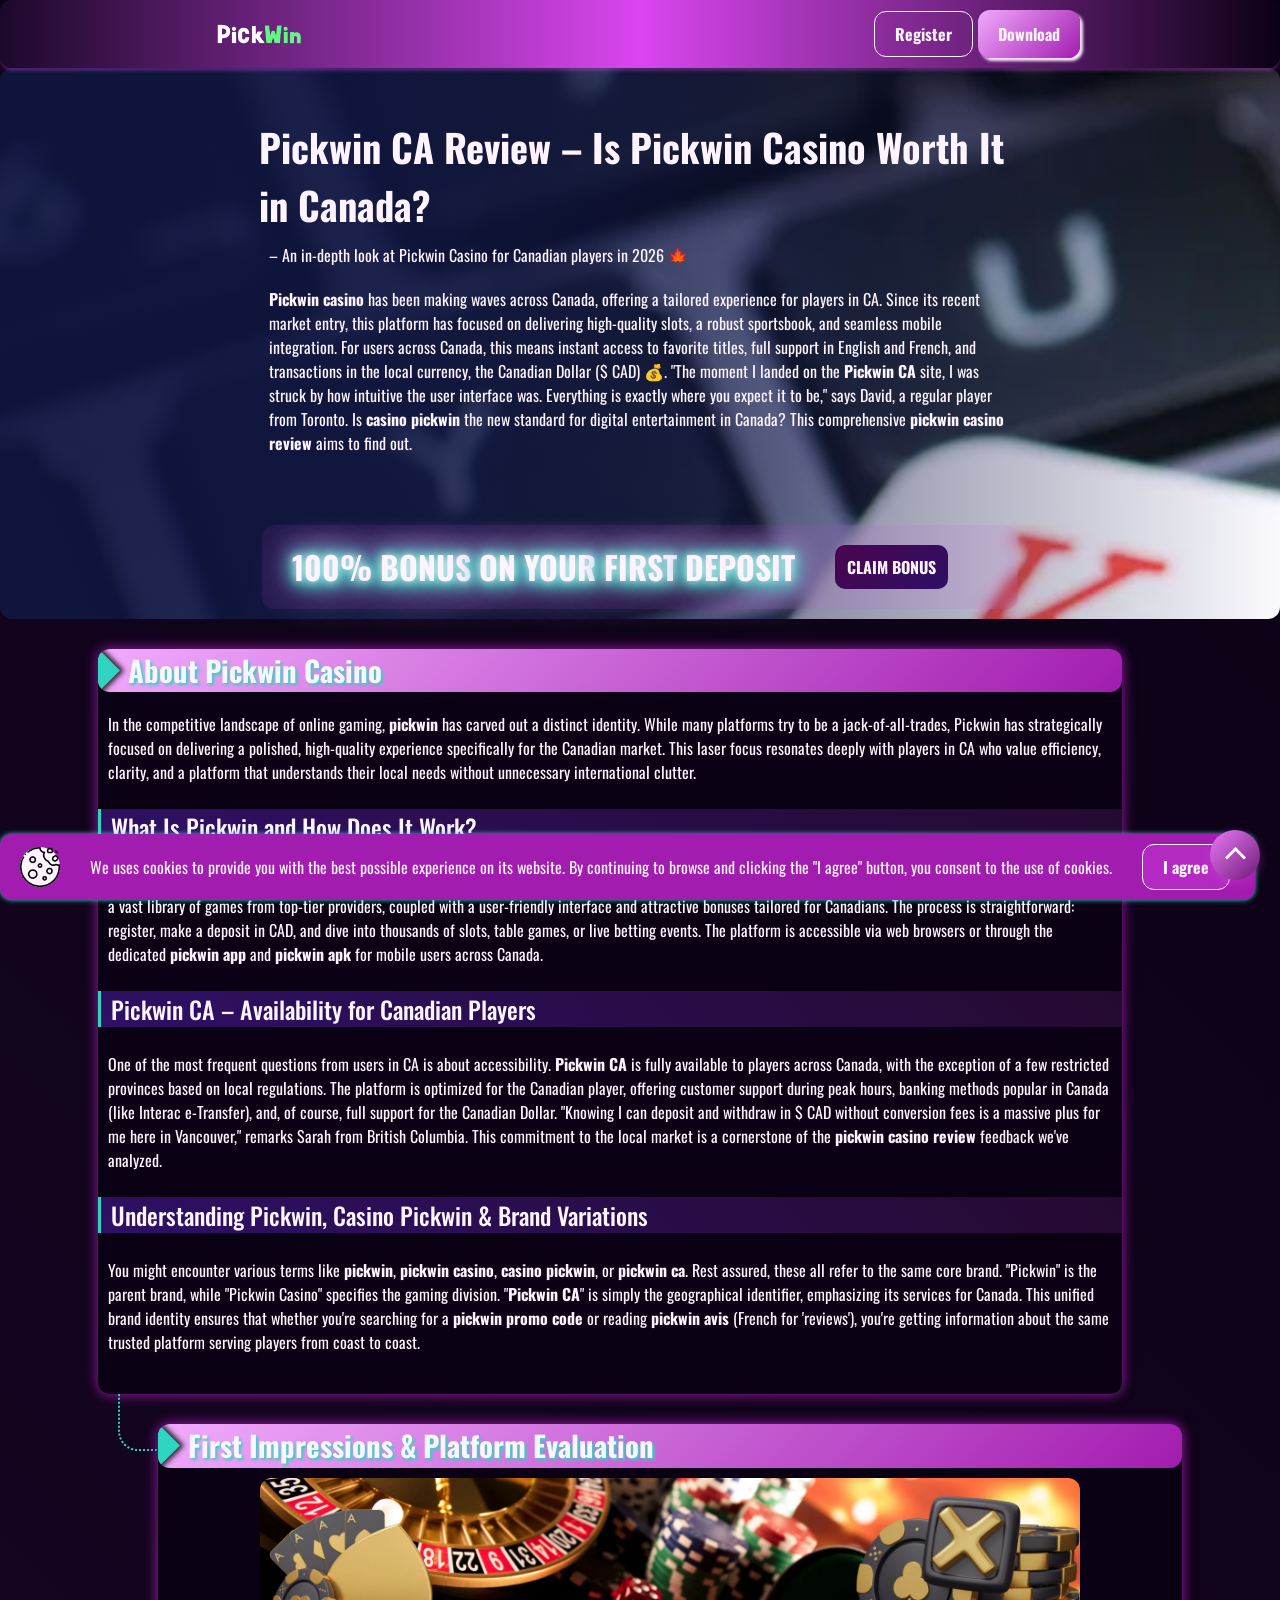
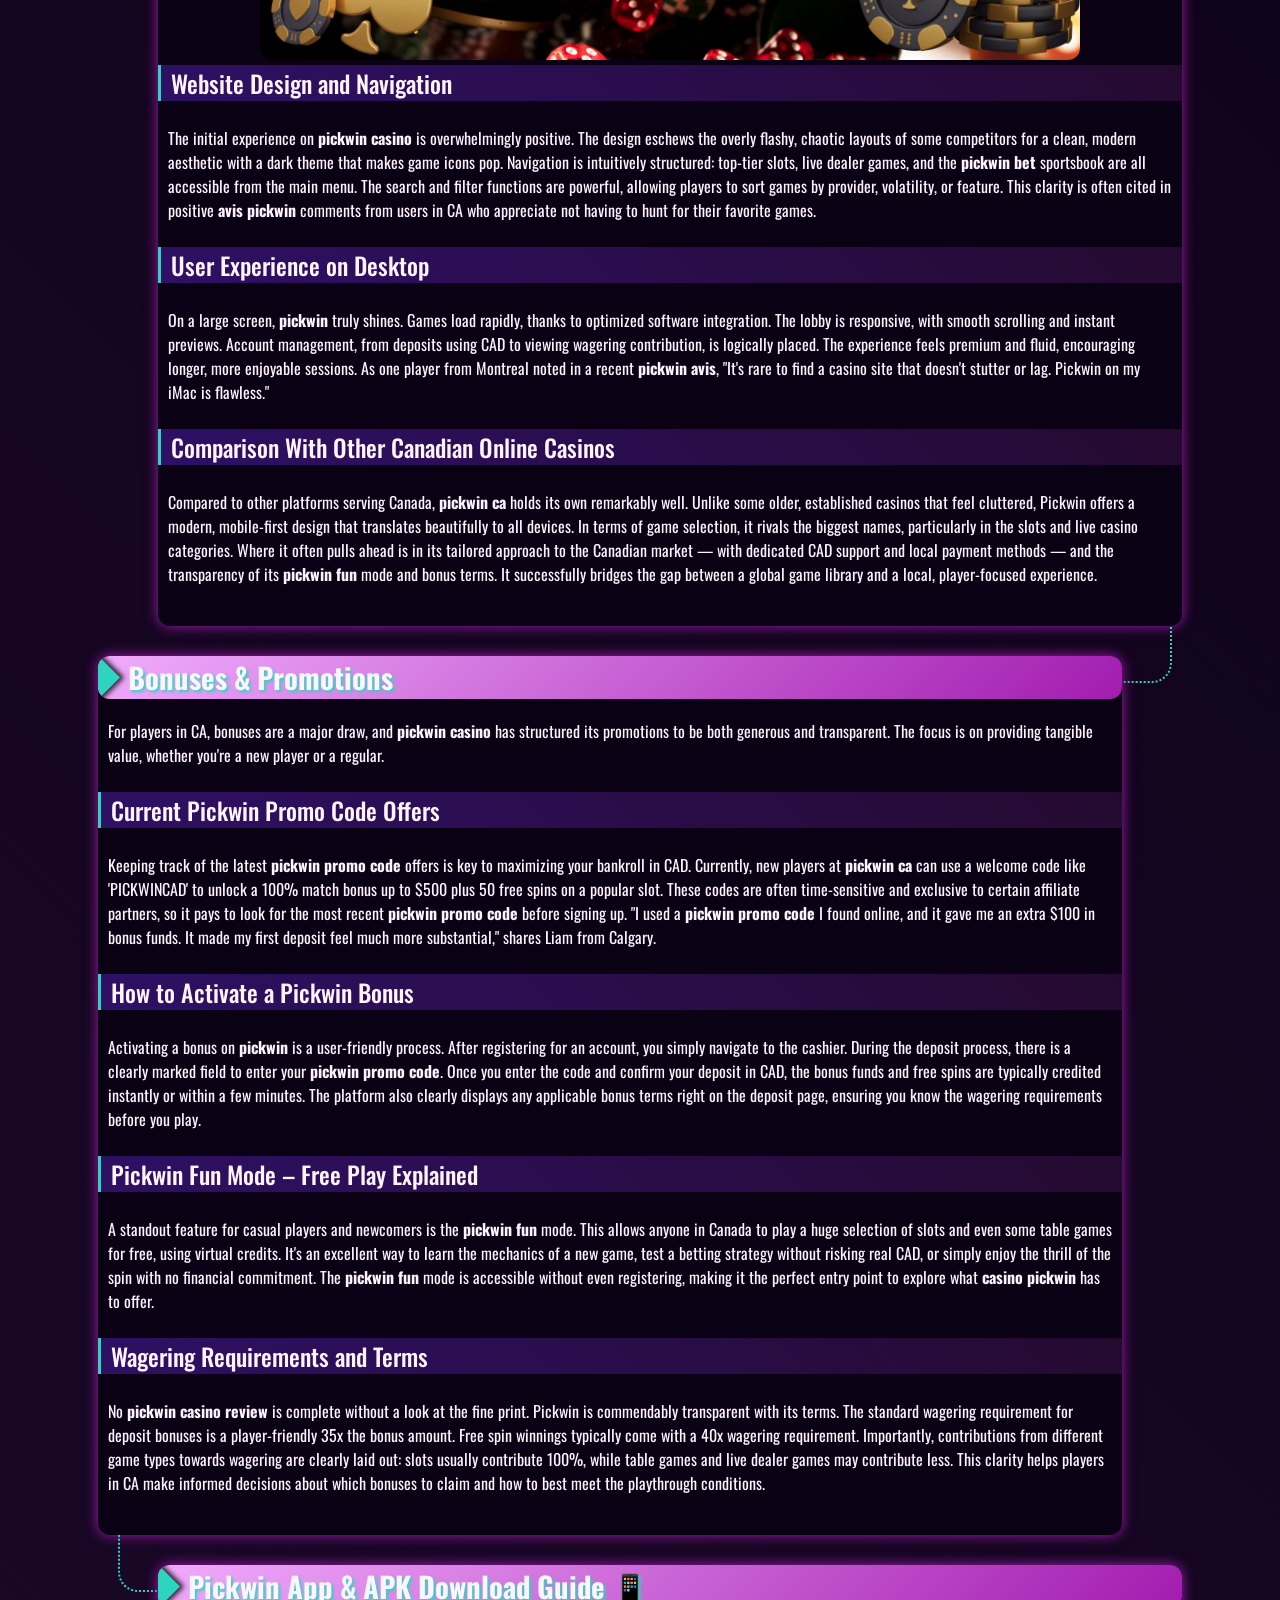
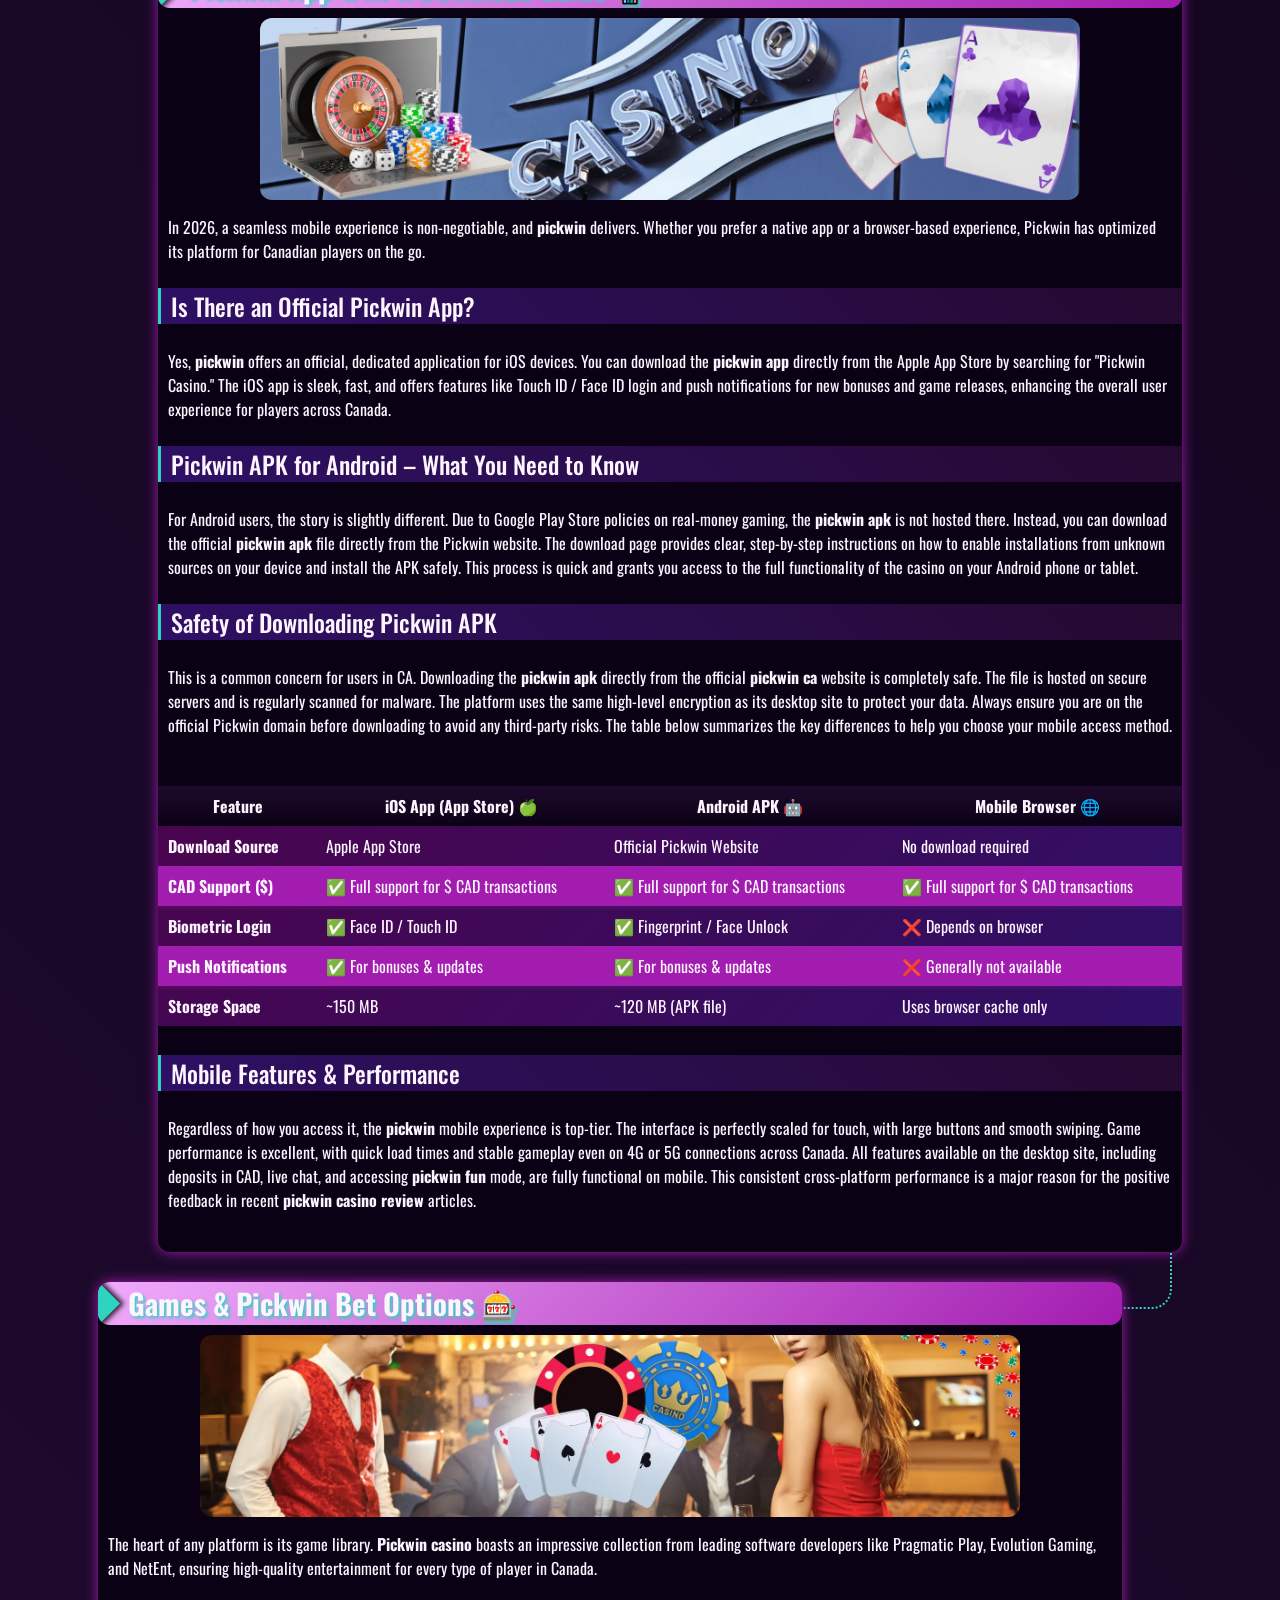
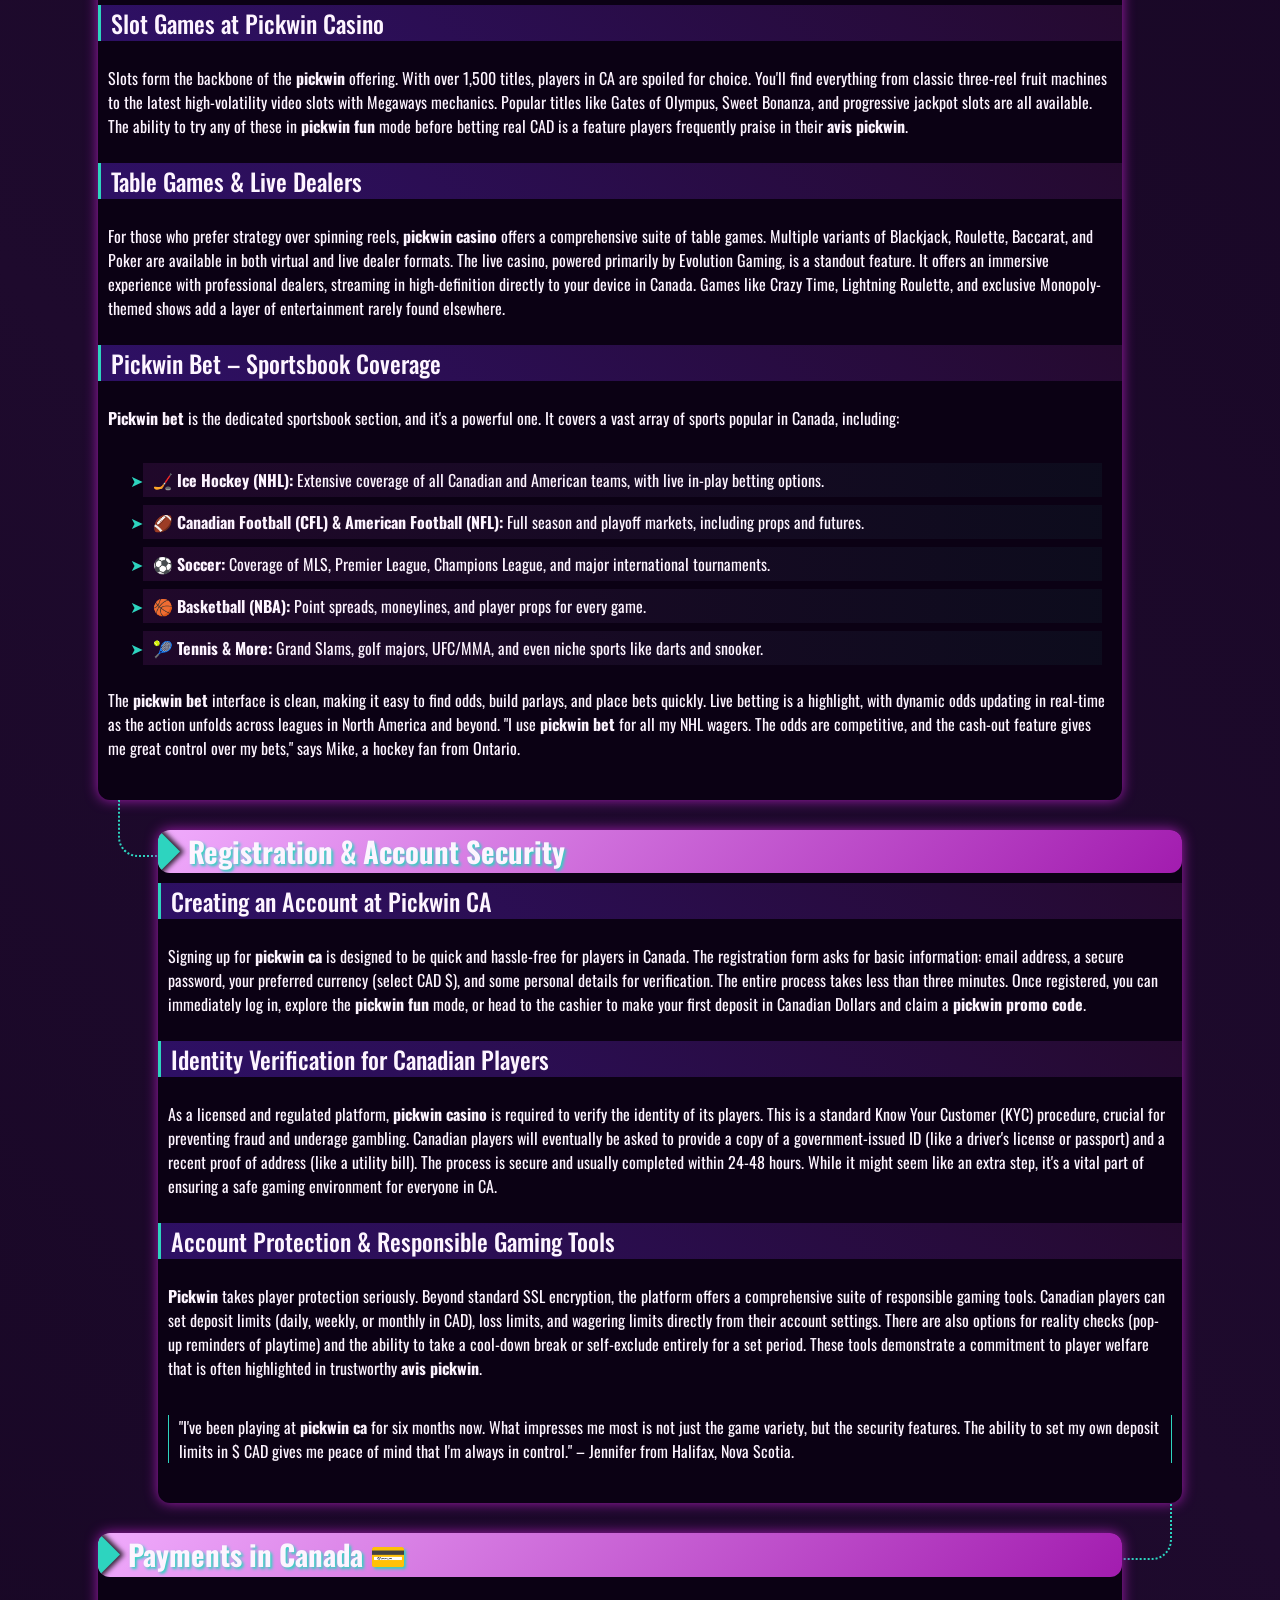
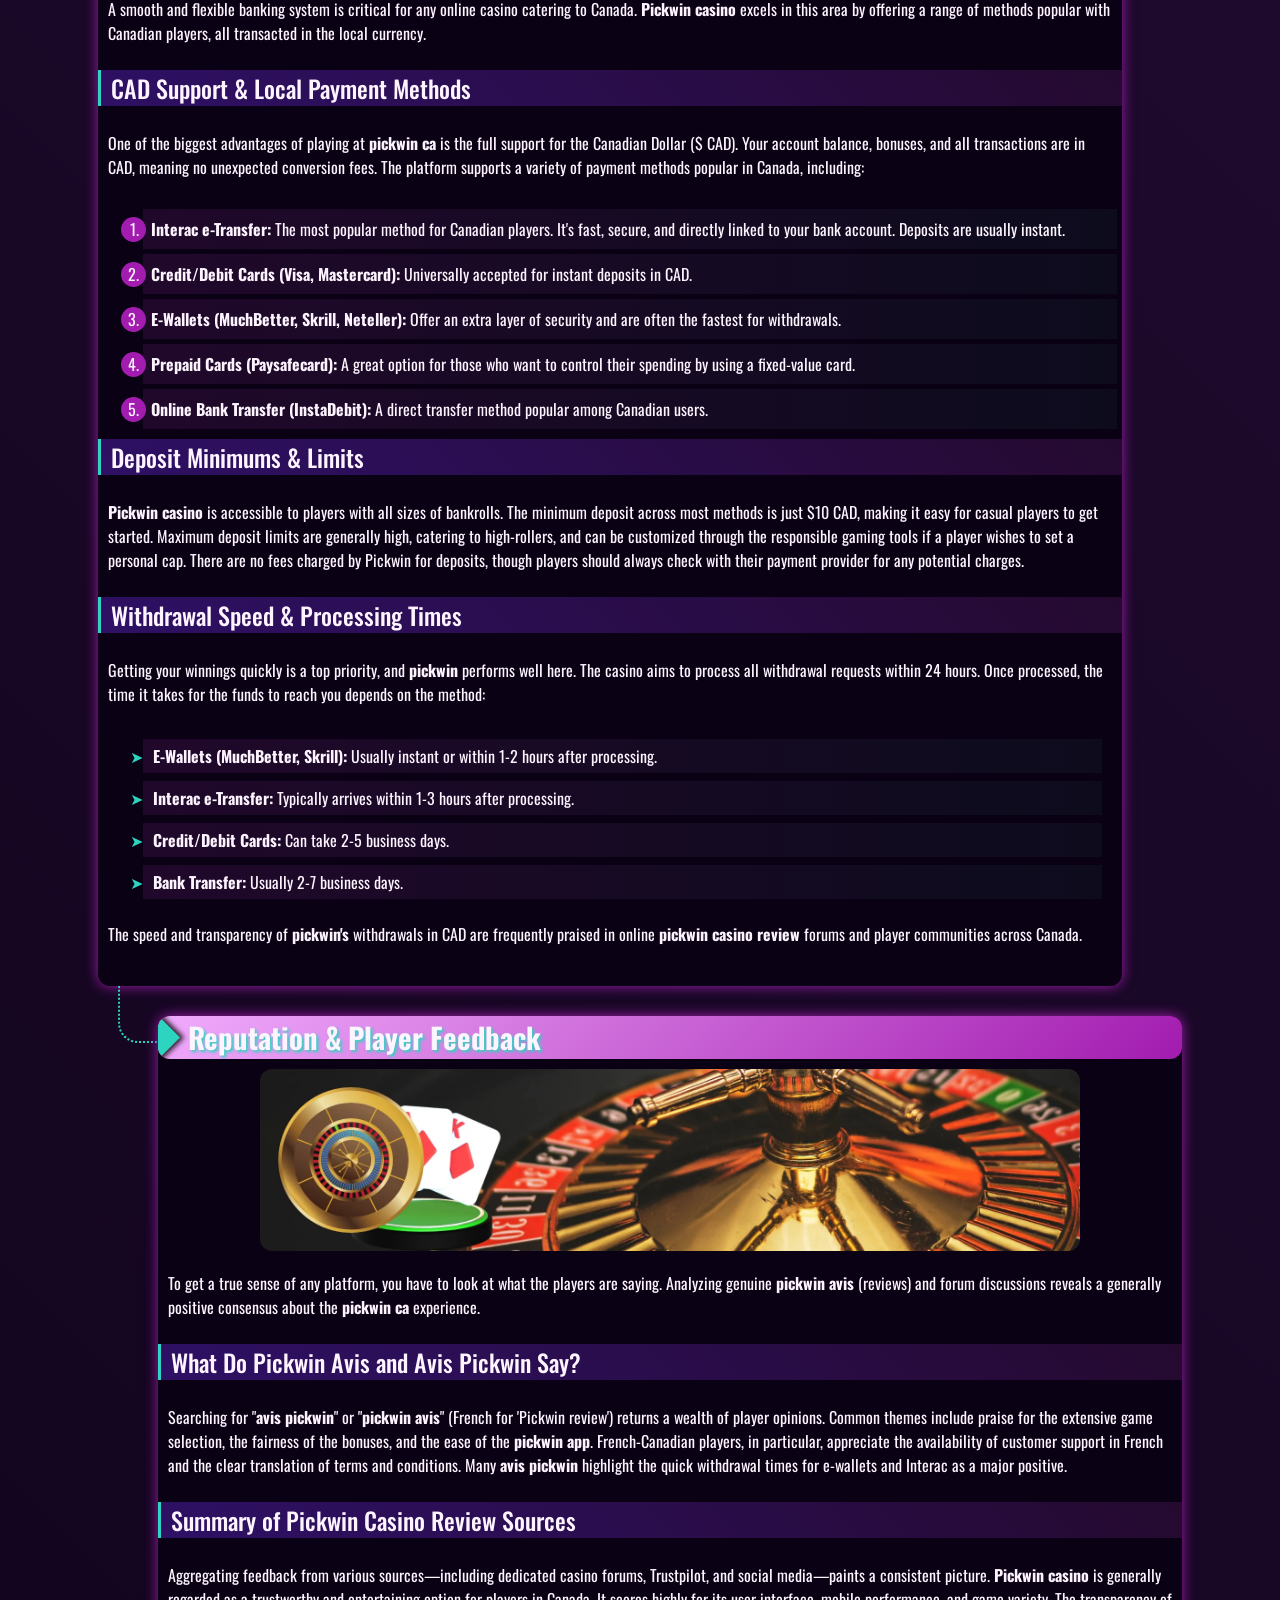
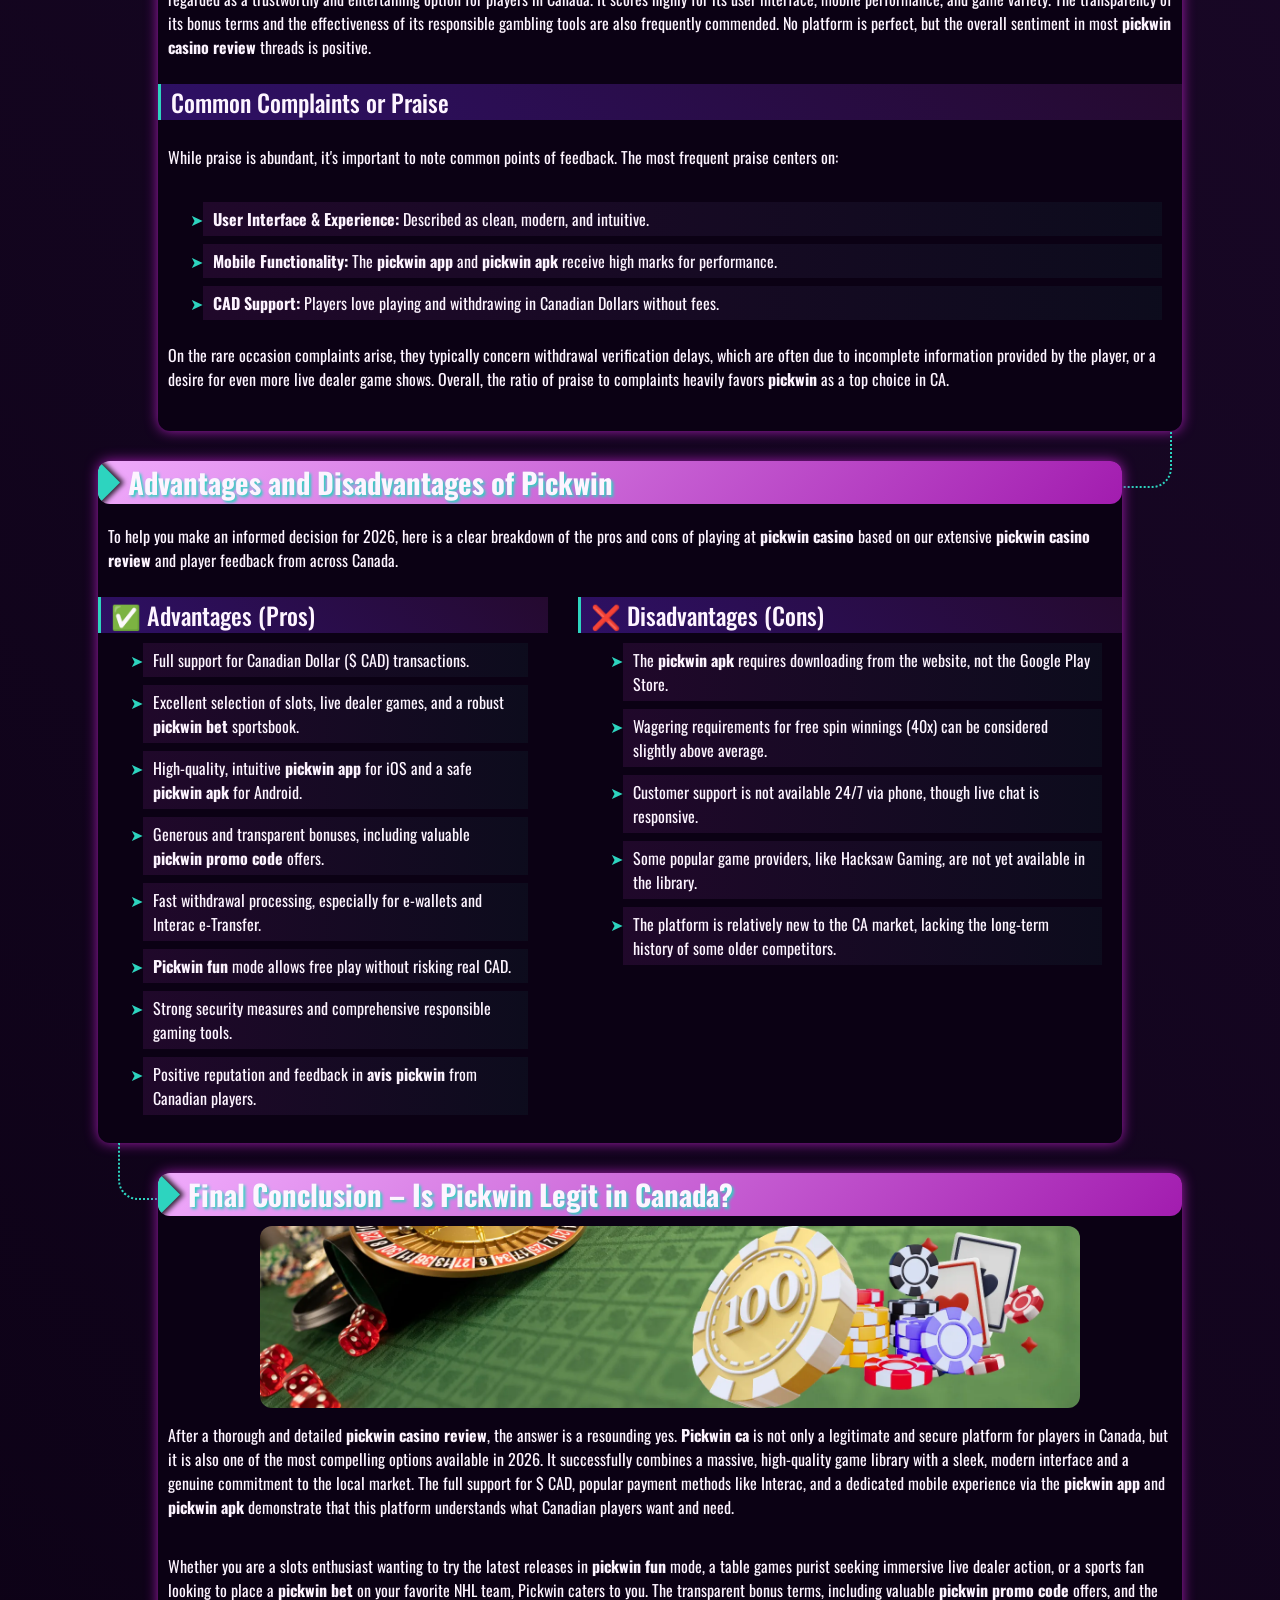
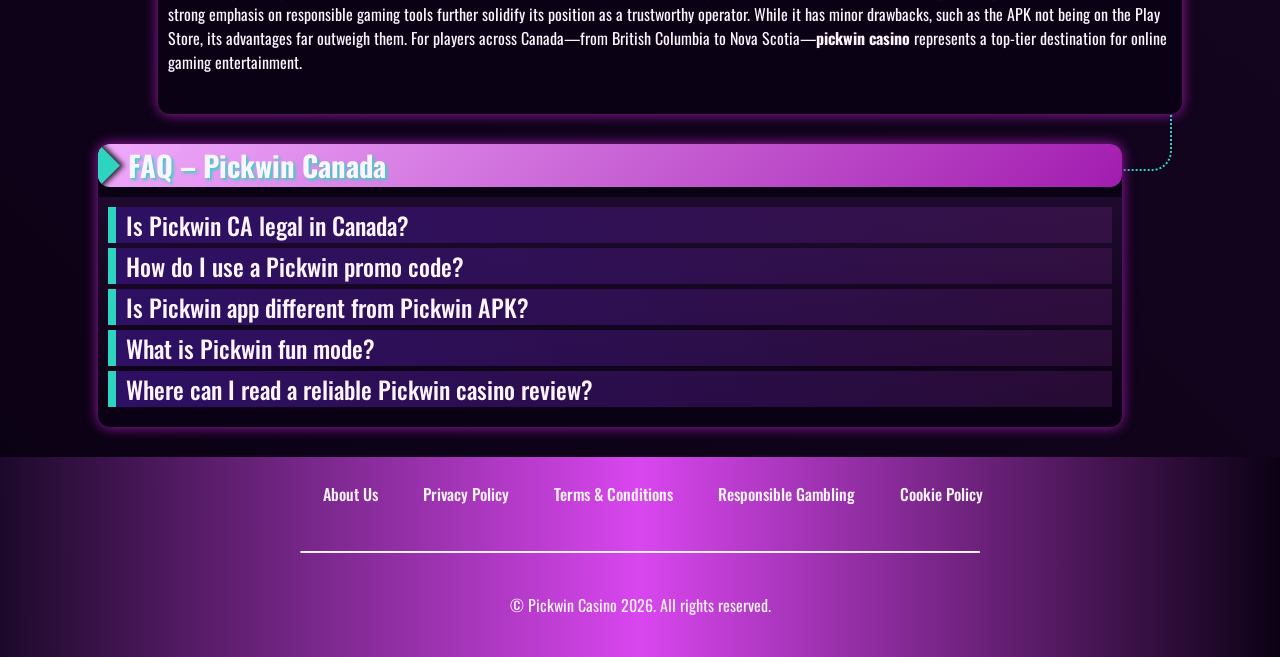
<file: index.html>
<!DOCTYPE html>
<html lang="en">

<head>
    <meta charset="UTF-8">
    <meta name="viewport" content="width=device-width, initial-scale=1.0">
    <link rel="stylesheet" href="style.css">
    <link rel="shortcut icon" href="favicon.ico" type="image/x-icon">
    <title>Pickwin CA Review – Casino, App, APK & Bonus Code Guide</title>
    <meta name="description"
        content="Independent Pickwin CA review covering pickwin casino, pickwin app, pickwin apk, pickwin promo code, pickwin bet, pickwin fun and player feedback in Canada.">
    <meta name="googlebot" content="index, follow, noarchive, max-snippet:-1">

    <link rel="alternate" hreflang="en-CA" href="https://www.fivestarautosale.ca/en-ca/">
    <link rel="alternate" hreflang="x-default" href="https://www.fivestarautosale.ca/">
    <link rel="canonical" href="https://www.fivestarautosale.ca/en-ca/">


    <meta property="og:type" content="website" />
    <meta property="og:title" content="Pickwin CA Review – Casino, App, APK & Bonus Code Guide" />
    <meta property="og:description"
        content="Independent Pickwin CA review covering pickwin casino, pickwin app, pickwin apk, pickwin promo code, pickwin bet, pickwin fun and player feedback in Canada." />
    <meta property="og:url" content="https://www.fivestarautosale.ca/" />
    <meta property="og:site_name" content="Pickwin Casino" />
    <meta property="og:image" content="https://www.fivestarautosale.ca/img/1.webp" />
    <meta property="og:locale" content="en_CA" />


    <meta name="twitter:card" content="summary_large_image" />
    <meta name="twitter:title" content="Pickwin CA Review – Casino, App, APK & Bonus Code Guide" />
    <meta name="twitter:description"
        content="Independent Pickwin CA review covering pickwin casino, pickwin app, pickwin apk, pickwin promo code, pickwin bet, pickwin fun and player feedback in Canada." />
    <meta name="twitter:image" content="https://www.fivestarautosale.ca/img/1.webp" />


    <script type="application/ld+json">
    {
        "@context": "https://schema.org",
        "@type": "Article",
        "headline": "Pickwin CA Review – Casino, App, APK & Bonus Code Guide",
        "description": "Independent Pickwin CA review covering pickwin casino, pickwin app, pickwin apk, pickwin promo code, pickwin bet, pickwin fun and player feedback in Canada.",
        "mainEntityOfPage": {
            "@type": "WebPage",
            "@id": "https://www.fivestarautosale.ca/"
        },
        "author": {
            "@type": "Person",
            "name": "Michael Chen",
            "url": "https://www.fivestarautosale.ca/"
        },
        "publisher": {
            "@type": "Organization",
            "name": "Pickwin Casino",
            "logo": {
                "@type": "ImageObject",
                "url": "https://www.fivestarautosale.ca/img/logo.webp"
            }
        },
        "datePublished": "2026-02-15",
        "dateModified": "2026-02-28"
    }
    </script>

    <script type="application/ld+json">
    {
        "@context": "https://schema.org",
        "@type": "WebSite",
        "url": "https://www.fivestarautosale.ca/",
        "name": "Pickwin Casino",
        "description": "Pickwin in Canada: gaming platform, bonuses, and comprehensive reviews.",
        "inLanguage": "en-CA"
    }
    </script>

    <script type="application/ld+json">
    {
        "@context": "https://schema.org",
        "@type": "BreadcrumbList",
        "itemListElement": [{
                "@type": "ListItem",
                "position": 1,
                "name": "Home",
                "item": "https://www.fivestarautosale.ca/"
            },
            {
                "@type": "ListItem",
                "position": 2,
                "name": "Pickwin CA Review",
                "item": "https://www.fivestarautosale.ca/"
            }
        ]
    }
    </script>


    <script type="application/ld+json">
    {
      "@context": "https://schema.org",
      "@type": "FAQPage",
      "mainEntity": [
        {
          "@type": "Question",
          "name": "Is Pickwin CA legal in Canada?",
          "acceptedAnswer": {
            "@type": "Answer",
            "text": "Yes, Pickwin CA operates legally for Canadian players. It holds a license from the Kahnawake Gaming Commission, which is a respected regulatory body for online gaming serving Canada. This ensures fair play and security for users across the country."
          }
        },
        {
          "@type": "Question",
          "name": "How do I use a Pickwin promo code?",
          "acceptedAnswer": {
            "@type": "Answer",
            "text": "Using a Pickwin promo code is simple. After registering for a new account at Pickwin CA, navigate to the cashier or deposits section. There, you will find a field labeled 'Bonus Code' or 'Promo Code'. Enter your code, for example 'PICKWIN100', and make a qualifying deposit to activate the bonus automatically."
          }
        },
        {
          "@type": "Question",
          "name": "Is Pickwin app different from Pickwin APK?",
          "acceptedAnswer": {
            "@type": "Answer",
            "text": "The Pickwin app generally refers to the version downloaded from official app stores like the Apple App Store for iOS devices. Pickwin APK is specifically the installation file for Android devices, which may need to be downloaded directly from the Pickwin website as it might not be available on the Google Play Store due to their policies. Both provide access to the Pickwin casino platform."
          }
        },
        {
          "@type": "Question",
          "name": "What is Pickwin fun mode?",
          "acceptedAnswer": {
            "@type": "Answer",
            "text": "Pickwin fun mode is a free-play feature offered by Pickwin casino. It allows players in Canada to try out slots and other games without wagering real money. You are given virtual credits to play, making it an excellent way to learn the rules, test strategies, or just enjoy the games risk-free before committing real CAD."
          }
        },
        {
          "@type": "Question",
          "name": "Where can I read a reliable Pickwin casino review?",
          "acceptedAnswer": {
            "@type": "Answer",
            "text": "You are currently reading one of the most comprehensive Pickwin casino reviews available for the Canadian market. For further perspectives, you can check player forums like CasinoMeister or AskGamblers, but always ensure the reviews are recent and focused on the Pickwin CA experience, as player feedback on payout speeds and customer service can change over time."
          }
        }
      ]
    }
    </script>
</head>

<body>
    <header>
        <div class="logo">
            <a href="/"><img src="./img/logo.webp" alt="Pickwin Casino logo" width="140" height="70"></a>
        </div>
        <div class="header-btn">
            <a href="/play/" rel="nofollow" content="noindex" class="h-violet-btn">Register</a>
            <a href="/play/" rel="nofollow" content="noindex" class="h-accent-btn">Download</a>
        </div>
    </header>

    <main>
        <div class="promo">
            <div class="promo-l ">

                <h1>Pickwin CA Review – Is Pickwin Casino Worth It in Canada?</h1>
                <p class="txt">
                    – An in-depth look at Pickwin Casino for Canadian players in 2026 🍁
                </p>
                <p class="txt">
                    <strong>Pickwin casino</strong> has been making waves across Canada, offering a tailored experience
                    for players in CA. Since its recent market entry, this platform has focused on delivering
                    high-quality slots, a robust sportsbook, and seamless mobile integration. For users across Canada,
                    this means instant access to favorite titles, full support in English and French, and transactions
                    in the local currency, the Canadian Dollar ($ CAD) 💰. "The moment I landed on the <strong>Pickwin
                        CA</strong> site, I was struck by how intuitive the user interface was. Everything is exactly
                    where you expect it to be," says David, a regular player from Toronto. Is <strong>casino
                        pickwin</strong> the new standard for digital entertainment in Canada? This comprehensive
                    <strong>pickwin casino review</strong> aims to find out.
                </p>
            </div>

            <div class="promo-gift">
                <p class="txt-accent">
                    <span class="fast-flicker">100% bonus</span> on your <span class="flicker">first</span> deposit
                </p>
                <a href="/play/" rel="nofollow" content="noindex" class="btn-accent">Claim Bonus</a>
            </div>
        </div>

        <div class="wrapper">

            <div class="container" id="about">
                <div class="container__header">
                    <h2>About Pickwin Casino</h2>
                </div>
                <div class="container__body">
                    <p class="txt">
                        In the competitive landscape of online gaming, <strong>pickwin</strong> has carved out a
                        distinct identity. While many platforms try to be a jack-of-all-trades, Pickwin has
                        strategically focused on delivering a polished, high-quality experience specifically for the
                        Canadian market. This laser focus resonates deeply with players in CA who value efficiency,
                        clarity, and a platform that understands their local needs without unnecessary international
                        clutter.
                    </p>
                    <h3>What Is Pickwin and How Does It Work?</h3>
                    <p class="txt">
                        At its core, <strong>pickwin</strong> is a comprehensive online gaming platform offering both a
                        casino and a sportsbook, known as <strong>pickwin bet</strong>. It operates on a simple
                        principle: provide a vast library of games from top-tier providers, coupled with a user-friendly
                        interface and attractive bonuses tailored for Canadians. The process is straightforward:
                        register, make a deposit in CAD, and dive into thousands of slots, table games, or live betting
                        events. The platform is accessible via web browsers or through the dedicated <strong>pickwin
                            app</strong> and <strong>pickwin apk</strong> for mobile users across Canada.
                    </p>
                    <h3>Pickwin CA – Availability for Canadian Players</h3>
                    <p class="txt">
                        One of the most frequent questions from users in CA is about accessibility. <strong>Pickwin
                            CA</strong> is fully available to players across Canada, with the exception of a few
                        restricted provinces based on local regulations. The platform is optimized for the Canadian
                        player, offering customer support during peak hours, banking methods popular in Canada (like
                        Interac e-Transfer), and, of course, full support for the Canadian Dollar. "Knowing I can
                        deposit and withdraw in $ CAD without conversion fees is a massive plus for me here in
                        Vancouver," remarks Sarah from British Columbia. This commitment to the local market is a
                        cornerstone of the <strong>pickwin casino review</strong> feedback we've analyzed.
                    </p>
                    <h3>Understanding Pickwin, Casino Pickwin & Brand Variations</h3>
                    <p class="txt">
                        You might encounter various terms like <strong>pickwin</strong>, <strong>pickwin
                            casino</strong>, <strong>casino pickwin</strong>, or <strong>pickwin ca</strong>. Rest
                        assured, these all refer to the same core brand. "Pickwin" is the parent brand, while "Pickwin
                        Casino" specifies the gaming division. "<strong>Pickwin CA</strong>" is simply the geographical
                        identifier, emphasizing its services for Canada. This unified brand identity ensures that
                        whether you're searching for a <strong>pickwin promo code</strong> or reading <strong>pickwin
                            avis</strong> (French for 'reviews'), you're getting information about the same trusted
                        platform serving players from coast to coast.
                    </p>
                </div>
            </div>


            <div class="container" id="first-impressions">
                <div class="container__header">
                    <h2>First Impressions & Platform Evaluation</h2>
                </div>
                <div class="container__body">
                    <div class="img">
                        <img src="./img/2.webp" alt="Pickwin Casino website interface on desktop" width="1000"
                            height="800">
                    </div>
                    <h3>Website Design and Navigation</h3>
                    <p class="txt">
                        The initial experience on <strong>pickwin casino</strong> is overwhelmingly positive. The design
                        eschews the overly flashy, chaotic layouts of some competitors for a clean, modern aesthetic
                        with a dark theme that makes game icons pop. Navigation is intuitively structured: top-tier
                        slots, live dealer games, and the <strong>pickwin bet</strong> sportsbook are all accessible
                        from the main menu. The search and filter functions are powerful, allowing players to sort games
                        by provider, volatility, or feature. This clarity is often cited in positive <strong>avis
                            pickwin</strong> comments from users in CA who appreciate not having to hunt for their
                        favorite games.
                    </p>
                    <h3>User Experience on Desktop</h3>
                    <p class="txt">
                        On a large screen, <strong>pickwin</strong> truly shines. Games load rapidly, thanks to
                        optimized software integration. The lobby is responsive, with smooth scrolling and instant
                        previews. Account management, from deposits using CAD to viewing wagering contribution, is
                        logically placed. The experience feels premium and fluid, encouraging longer, more enjoyable
                        sessions. As one player from Montreal noted in a recent <strong>pickwin avis</strong>, "It's
                        rare to find a casino site that doesn't stutter or lag. Pickwin on my iMac is flawless."
                    </p>
                    <h3>Comparison With Other Canadian Online Casinos</h3>
                    <p class="txt">
                        Compared to other platforms serving Canada, <strong>pickwin ca</strong> holds its own remarkably
                        well. Unlike some older, established casinos that feel cluttered, Pickwin offers a modern,
                        mobile-first design that translates beautifully to all devices. In terms of game selection, it
                        rivals the biggest names, particularly in the slots and live casino categories. Where it often
                        pulls ahead is in its tailored approach to the Canadian market — with dedicated CAD support and
                        local payment methods — and the transparency of its <strong>pickwin fun</strong> mode and bonus
                        terms. It successfully bridges the gap between a global game library and a local, player-focused
                        experience.
                    </p>
                </div>
            </div>


            <div class="container" id="bonus">
                <div class="container__header">
                    <h2>Bonuses & Promotions</h2>
                </div>
                <div class="container__body">
                    <p class="txt">
                        For players in CA, bonuses are a major draw, and <strong>pickwin casino</strong> has structured
                        its promotions to be both generous and transparent. The focus is on providing tangible value,
                        whether you're a new player or a regular.
                    </p>
                    <h3>Current Pickwin Promo Code Offers</h3>
                    <p class="txt">
                        Keeping track of the latest <strong>pickwin promo code</strong> offers is key to maximizing your
                        bankroll in CAD. Currently, new players at <strong>pickwin ca</strong> can use a welcome code
                        like 'PICKWINCAD' to unlock a 100% match bonus up to $500 plus 50 free spins on a popular slot.
                        These codes are often time-sensitive and exclusive to certain affiliate partners, so it pays to
                        look for the most recent <strong>pickwin promo code</strong> before signing up. "I used a
                        <strong>pickwin promo code</strong> I found online, and it gave me an extra $100 in bonus funds.
                        It made my first deposit feel much more substantial," shares Liam from Calgary.
                    </p>
                    <h3>How to Activate a Pickwin Bonus</h3>
                    <p class="txt">
                        Activating a bonus on <strong>pickwin</strong> is a user-friendly process. After registering for
                        an account, you simply navigate to the cashier. During the deposit process, there is a clearly
                        marked field to enter your <strong>pickwin promo code</strong>. Once you enter the code and
                        confirm your deposit in CAD, the bonus funds and free spins are typically credited instantly or
                        within a few minutes. The platform also clearly displays any applicable bonus terms right on the
                        deposit page, ensuring you know the wagering requirements before you play.
                    </p>
                    <h3>Pickwin Fun Mode – Free Play Explained</h3>
                    <p class="txt">
                        A standout feature for casual players and newcomers is the <strong>pickwin fun</strong> mode.
                        This allows anyone in Canada to play a huge selection of slots and even some table games for
                        free, using virtual credits. It's an excellent way to learn the mechanics of a new game, test a
                        betting strategy without risking real CAD, or simply enjoy the thrill of the spin with no
                        financial commitment. The <strong>pickwin fun</strong> mode is accessible without even
                        registering, making it the perfect entry point to explore what <strong>casino pickwin</strong>
                        has to offer.
                    </p>
                    <h3>Wagering Requirements and Terms</h3>
                    <p class="txt">
                        No <strong>pickwin casino review</strong> is complete without a look at the fine print. Pickwin
                        is commendably transparent with its terms. The standard wagering requirement for deposit bonuses
                        is a player-friendly 35x the bonus amount. Free spin winnings typically come with a 40x wagering
                        requirement. Importantly, contributions from different game types towards wagering are clearly
                        laid out: slots usually contribute 100%, while table games and live dealer games may contribute
                        less. This clarity helps players in CA make informed decisions about which bonuses to claim and
                        how to best meet the playthrough conditions.
                    </p>
                </div>
            </div>


            <div class="container" id="mobile">
                <div class="container__header">
                    <h2>Pickwin App & APK Download Guide 📱</h2>
                </div>
                <div class="container__body">
                    <div class="img">
                        <img src="./img/3.webp" alt="Pickwin Casino website interface on desktop" width="1000"
                            height="800">
                    </div>
                    <p class="txt">
                        In 2026, a seamless mobile experience is non-negotiable, and <strong>pickwin</strong> delivers.
                        Whether you prefer a native app or a browser-based experience, Pickwin has optimized its
                        platform for Canadian players on the go.
                    </p>
                    <h3>Is There an Official Pickwin App?</h3>
                    <p class="txt">
                        Yes, <strong>pickwin</strong> offers an official, dedicated application for iOS devices. You can
                        download the <strong>pickwin app</strong> directly from the Apple App Store by searching for
                        "Pickwin Casino." The iOS app is sleek, fast, and offers features like Touch ID / Face ID login
                        and push notifications for new bonuses and game releases, enhancing the overall user experience
                        for players across Canada.
                    </p>
                    <h3>Pickwin APK for Android – What You Need to Know</h3>
                    <p class="txt">
                        For Android users, the story is slightly different. Due to Google Play Store policies on
                        real-money gaming, the <strong>pickwin apk</strong> is not hosted there. Instead, you can
                        download the official <strong>pickwin apk</strong> file directly from the Pickwin website. The
                        download page provides clear, step-by-step instructions on how to enable installations from
                        unknown sources on your device and install the APK safely. This process is quick and grants you
                        access to the full functionality of the casino on your Android phone or tablet.
                    </p>
                    <h3>Safety of Downloading Pickwin APK</h3>
                    <p class="txt">
                        This is a common concern for users in CA. Downloading the <strong>pickwin apk</strong> directly
                        from the official <strong>pickwin ca</strong> website is completely safe. The file is hosted on
                        secure servers and is regularly scanned for malware. The platform uses the same high-level
                        encryption as its desktop site to protect your data. Always ensure you are on the official
                        Pickwin domain before downloading to avoid any third-party risks. The table below summarizes the
                        key differences to help you choose your mobile access method.
                    </p>


                    <div class="table-wrapper">
                        <table>
                            <thead>
                                <tr>
                                    <th>Feature</th>
                                    <th>iOS App (App Store) 🍏</th>
                                    <th>Android APK 🤖</th>
                                    <th>Mobile Browser 🌐</th>
                                </tr>
                            </thead>
                            <tbody>
                                <tr>
                                    <td class="row-title">Download Source</td>
                                    <td>Apple App Store</td>
                                    <td>Official Pickwin Website</td>
                                    <td>No download required</td>
                                </tr>
                                <tr>
                                    <td class="row-title">CAD Support ($)</td>
                                    <td>✅ Full support for $ CAD transactions</td>
                                    <td>✅ Full support for $ CAD transactions</td>
                                    <td>✅ Full support for $ CAD transactions</td>
                                </tr>
                                <tr>
                                    <td class="row-title">Biometric Login</td>
                                    <td>✅ Face ID / Touch ID</td>
                                    <td>✅ Fingerprint / Face Unlock</td>
                                    <td>❌ Depends on browser</td>
                                </tr>
                                <tr>
                                    <td class="row-title">Push Notifications</td>
                                    <td>✅ For bonuses & updates</td>
                                    <td>✅ For bonuses & updates</td>
                                    <td>❌ Generally not available</td>
                                </tr>
                                <tr>
                                    <td class="row-title">Storage Space</td>
                                    <td>~150 MB</td>
                                    <td>~120 MB (APK file)</td>
                                    <td>Uses browser cache only</td>
                                </tr>
                            </tbody>
                        </table>
                    </div>

                    <h3>Mobile Features & Performance</h3>
                    <p class="txt">
                        Regardless of how you access it, the <strong>pickwin</strong> mobile experience is top-tier. The
                        interface is perfectly scaled for touch, with large buttons and smooth swiping. Game performance
                        is excellent, with quick load times and stable gameplay even on 4G or 5G connections across
                        Canada. All features available on the desktop site, including deposits in CAD, live chat, and
                        accessing <strong>pickwin fun</strong> mode, are fully functional on mobile. This consistent
                        cross-platform performance is a major reason for the positive feedback in recent <strong>pickwin
                            casino review</strong> articles.
                    </p>
                </div>
            </div>


            <div class="container" id="games">
                <div class="container__header">
                    <h2>Games & Pickwin Bet Options 🎰</h2>
                </div>
                <div class="container__body">
                    <div class="img">
                        <img src="./img/5.webp" alt="Pickwin Casino website interface on desktop" width="1000"
                            height="800">
                    </div>
                    <p class="txt">
                        The heart of any platform is its game library. <strong>Pickwin casino</strong> boasts an
                        impressive collection from leading software developers like Pragmatic Play, Evolution Gaming,
                        and NetEnt, ensuring high-quality entertainment for every type of player in Canada.
                    </p>
                    <h3>Slot Games at Pickwin Casino</h3>
                    <p class="txt">
                        Slots form the backbone of the <strong>pickwin</strong> offering. With over 1,500 titles,
                        players in CA are spoiled for choice. You'll find everything from classic three-reel fruit
                        machines to the latest high-volatility video slots with Megaways mechanics. Popular titles like
                        Gates of Olympus, Sweet Bonanza, and progressive jackpot slots are all available. The ability to
                        try any of these in <strong>pickwin fun</strong> mode before betting real CAD is a feature
                        players frequently praise in their <strong>avis pickwin</strong>.
                    </p>
                    <h3>Table Games & Live Dealers</h3>
                    <p class="txt">
                        For those who prefer strategy over spinning reels, <strong>pickwin casino</strong> offers a
                        comprehensive suite of table games. Multiple variants of Blackjack, Roulette, Baccarat, and
                        Poker are available in both virtual and live dealer formats. The live casino, powered primarily
                        by Evolution Gaming, is a standout feature. It offers an immersive experience with professional
                        dealers, streaming in high-definition directly to your device in Canada. Games like Crazy Time,
                        Lightning Roulette, and exclusive Monopoly-themed shows add a layer of entertainment rarely
                        found elsewhere.
                    </p>
                    <h3>Pickwin Bet – Sportsbook Coverage</h3>
                    <p class="txt">
                        <strong>Pickwin bet</strong> is the dedicated sportsbook section, and it's a powerful one. It
                        covers a vast array of sports popular in Canada, including:
                    </p>

                    <ul class="item-list">
                        <li>🏒 <strong>Ice Hockey (NHL):</strong> Extensive coverage of all Canadian and American teams,
                            with live in-play betting options.</li>
                        <li>🏈 <strong>Canadian Football (CFL) & American Football (NFL):</strong> Full season and
                            playoff markets, including props and futures.</li>
                        <li>⚽ <strong>Soccer:</strong> Coverage of MLS, Premier League, Champions League, and major
                            international tournaments.</li>
                        <li>🏀 <strong>Basketball (NBA):</strong> Point spreads, moneylines, and player props for every
                            game.</li>
                        <li>🎾 <strong>Tennis & More:</strong> Grand Slams, golf majors, UFC/MMA, and even niche sports
                            like darts and snooker.</li>
                    </ul>
                    <p class="txt">
                        The <strong>pickwin bet</strong> interface is clean, making it easy to find odds, build parlays,
                        and place bets quickly. Live betting is a highlight, with dynamic odds updating in real-time as
                        the action unfolds across leagues in North America and beyond. "I use <strong>pickwin
                            bet</strong> for all my NHL wagers. The odds are competitive, and the cash-out feature gives
                        me great control over my bets," says Mike, a hockey fan from Ontario.
                    </p>
                </div>
            </div>


            <div class="container" id="inscription">
                <div class="container__header">
                    <h2>Registration & Account Security</h2>
                </div>
                <div class="container__body">
                    <h3>Creating an Account at Pickwin CA</h3>
                    <p class="txt">
                        Signing up for <strong>pickwin ca</strong> is designed to be quick and hassle-free for players
                        in Canada. The registration form asks for basic information: email address, a secure password,
                        your preferred currency (select CAD $), and some personal details for verification. The entire
                        process takes less than three minutes. Once registered, you can immediately log in, explore the
                        <strong>pickwin fun</strong> mode, or head to the cashier to make your first deposit in Canadian
                        Dollars and claim a <strong>pickwin promo code</strong>.
                    </p>
                    <h3>Identity Verification for Canadian Players</h3>
                    <p class="txt">
                        As a licensed and regulated platform, <strong>pickwin casino</strong> is required to verify the
                        identity of its players. This is a standard Know Your Customer (KYC) procedure, crucial for
                        preventing fraud and underage gambling. Canadian players will eventually be asked to provide a
                        copy of a government-issued ID (like a driver's license or passport) and a recent proof of
                        address (like a utility bill). The process is secure and usually completed within 24-48 hours.
                        While it might seem like an extra step, it's a vital part of ensuring a safe gaming environment
                        for everyone in CA.
                    </p>
                    <h3>Account Protection & Responsible Gaming Tools</h3>
                    <p class="txt">
                        <strong>Pickwin</strong> takes player protection seriously. Beyond standard SSL encryption, the
                        platform offers a comprehensive suite of responsible gaming tools. Canadian players can set
                        deposit limits (daily, weekly, or monthly in CAD), loss limits, and wagering limits directly
                        from their account settings. There are also options for reality checks (pop-up reminders of
                        playtime) and the ability to take a cool-down break or self-exclude entirely for a set period.
                        These tools demonstrate a commitment to player welfare that is often highlighted in trustworthy
                        <strong>avis pickwin</strong>.
                    </p>
                    <p class="txt quote">
                        "I've been playing at <strong>pickwin ca</strong> for six months now. What impresses me most is
                        not just the game variety, but the security features. The ability to set my own deposit limits
                        in $ CAD gives me peace of mind that I'm always in control." – Jennifer from Halifax, Nova
                        Scotia.
                    </p>
                </div>
            </div>


            <div class="container" id="deposit">
                <div class="container__header">
                    <h2>Payments in Canada 💳</h2>
                </div>
                <div class="container__body">
                    <p class="txt">
                        A smooth and flexible banking system is critical for any online casino catering to Canada.
                        <strong>Pickwin casino</strong> excels in this area by offering a range of methods popular with
                        Canadian players, all transacted in the local currency.
                    </p>
                    <h3>CAD Support & Local Payment Methods</h3>
                    <p class="txt">
                        One of the biggest advantages of playing at <strong>pickwin ca</strong> is the full support for
                        the Canadian Dollar ($ CAD). Your account balance, bonuses, and all transactions are in CAD,
                        meaning no unexpected conversion fees. The platform supports a variety of payment methods
                        popular in Canada, including:
                    </p>

                    <ol>
                        <li><strong>Interac e-Transfer:</strong> The most popular method for Canadian players. It's
                            fast, secure, and directly linked to your bank account. Deposits are usually instant.</li>
                        <li><strong>Credit/Debit Cards (Visa, Mastercard):</strong> Universally accepted for instant
                            deposits in CAD.</li>
                        <li><strong>E-Wallets (MuchBetter, Skrill, Neteller):</strong> Offer an extra layer of security
                            and are often the fastest for withdrawals.</li>
                        <li><strong>Prepaid Cards (Paysafecard):</strong> A great option for those who want to control
                            their spending by using a fixed-value card.</li>
                        <li><strong>Online Bank Transfer (InstaDebit):</strong> A direct transfer method popular among
                            Canadian users.</li>
                    </ol>
                    <h3>Deposit Minimums & Limits</h3>
                    <p class="txt">
                        <strong>Pickwin casino</strong> is accessible to players with all sizes of bankrolls. The
                        minimum deposit across most methods is just $10 CAD, making it easy for casual players to get
                        started. Maximum deposit limits are generally high, catering to high-rollers, and can be
                        customized through the responsible gaming tools if a player wishes to set a personal cap. There
                        are no fees charged by Pickwin for deposits, though players should always check with their
                        payment provider for any potential charges.
                    </p>
                    <h3>Withdrawal Speed & Processing Times</h3>
                    <p class="txt">
                        Getting your winnings quickly is a top priority, and <strong>pickwin</strong> performs well
                        here. The casino aims to process all withdrawal requests within 24 hours. Once processed, the
                        time it takes for the funds to reach you depends on the method:
                    </p>
                    <ul>
                        <li><strong>E-Wallets (MuchBetter, Skrill):</strong> Usually instant or within 1-2 hours after
                            processing.</li>
                        <li><strong>Interac e-Transfer:</strong> Typically arrives within 1-3 hours after processing.
                        </li>
                        <li><strong>Credit/Debit Cards:</strong> Can take 2-5 business days.</li>
                        <li><strong>Bank Transfer:</strong> Usually 2-7 business days.</li>
                    </ul>
                    <p class="txt">
                        The speed and transparency of <strong>pickwin's</strong> withdrawals in CAD are frequently
                        praised in online <strong>pickwin casino review</strong> forums and player communities across
                        Canada.
                    </p>
                </div>
            </div>


            <div class="container" id="review">
                <div class="container__header">
                    <h2>Reputation & Player Feedback</h2>
                </div>
                <div class="img">
                    <img src="./img/1.webp" alt="Players giving positive feedback on Pickwin Casino" width="1000"
                        height="800">
                </div>
                <div class="container__body">
                    <p class="txt">
                        To get a true sense of any platform, you have to look at what the players are saying. Analyzing
                        genuine <strong>pickwin avis</strong> (reviews) and forum discussions reveals a generally
                        positive consensus about the <strong>pickwin ca</strong> experience.
                    </p>
                    <h3>What Do Pickwin Avis and Avis Pickwin Say?</h3>
                    <p class="txt">
                        Searching for "<strong>avis pickwin</strong>" or "<strong>pickwin avis</strong>" (French for
                        'Pickwin review') returns a wealth of player opinions. Common themes include praise for the
                        extensive game selection, the fairness of the bonuses, and the ease of the <strong>pickwin
                            app</strong>. French-Canadian players, in particular, appreciate the availability of
                        customer support in French and the clear translation of terms and conditions. Many <strong>avis
                            pickwin</strong> highlight the quick withdrawal times for e-wallets and Interac as a major
                        positive.
                    </p>
                    <h3>Summary of Pickwin Casino Review Sources</h3>
                    <p class="txt">
                        Aggregating feedback from various sources—including dedicated casino forums, Trustpilot, and
                        social media—paints a consistent picture. <strong>Pickwin casino</strong> is generally regarded
                        as a trustworthy and entertaining option for players in Canada. It scores highly for its user
                        interface, mobile performance, and game variety. The transparency of its bonus terms and the
                        effectiveness of its responsible gambling tools are also frequently commended. No platform is
                        perfect, but the overall sentiment in most <strong>pickwin casino review</strong> threads is
                        positive.
                    </p>
                    <h3>Common Complaints or Praise</h3>
                    <p class="txt">
                        While praise is abundant, it's important to note common points of feedback. The most frequent
                        praise centers on:
                    </p>
                    <ul>
                        <li><strong>User Interface & Experience:</strong> Described as clean, modern, and intuitive.
                        </li>
                        <li><strong>Mobile Functionality:</strong> The <strong>pickwin app</strong> and <strong>pickwin
                                apk</strong> receive high marks for performance.</li>
                        <li><strong>CAD Support:</strong> Players love playing and withdrawing in Canadian Dollars
                            without fees.</li>
                    </ul>
                    <p class="txt">
                        On the rare occasion complaints arise, they typically concern withdrawal verification delays,
                        which are often due to incomplete information provided by the player, or a desire for even more
                        live dealer game shows. Overall, the ratio of praise to complaints heavily favors
                        <strong>pickwin</strong> as a top choice in CA.
                    </p>
                </div>
            </div>


            <div class="container" id="conseils">
                <div class="container__header">
                    <h2>Advantages and Disadvantages of Pickwin</h2>
                </div>
                <div class="container__body">
                    <p class="txt">
                        To help you make an informed decision for 2026, here is a clear breakdown of the pros and cons
                        of playing at <strong>pickwin casino</strong> based on our extensive <strong>pickwin casino
                            review</strong> and player feedback from across Canada.
                    </p>
                    <div class="comparison-list">
                        <div>
                            <h3>✅ Advantages (Pros)</h3>
                            <ul>
                                <li>Full support for Canadian Dollar ($ CAD) transactions.</li>
                                <li>Excellent selection of slots, live dealer games, and a robust <strong>pickwin
                                        bet</strong> sportsbook.</li>
                                <li>High-quality, intuitive <strong>pickwin app</strong> for iOS and a safe
                                    <strong>pickwin apk</strong> for Android.
                                </li>
                                <li>Generous and transparent bonuses, including valuable <strong>pickwin promo
                                        code</strong> offers.</li>
                                <li>Fast withdrawal processing, especially for e-wallets and Interac e-Transfer.</li>
                                <li><strong>Pickwin fun</strong> mode allows free play without risking real CAD.</li>
                                <li>Strong security measures and comprehensive responsible gaming tools.</li>
                                <li>Positive reputation and feedback in <strong>avis pickwin</strong> from Canadian
                                    players.</li>
                            </ul>
                        </div>
                        <div>
                            <h3>❌ Disadvantages (Cons)</h3>
                            <ul>
                                <li>The <strong>pickwin apk</strong> requires downloading from the website, not the
                                    Google Play Store.</li>
                                <li>Wagering requirements for free spin winnings (40x) can be considered slightly above
                                    average.</li>
                                <li>Customer support is not available 24/7 via phone, though live chat is responsive.
                                </li>
                                <li>Some popular game providers, like Hacksaw Gaming, are not yet available in the
                                    library.</li>
                                <li>The platform is relatively new to the CA market, lacking the long-term history of
                                    some older competitors.</li>
                            </ul>
                        </div>
                    </div>
                </div>
            </div>


            <div class="container" id="withdrawal">
                <div class="container__header">
                    <h2>Final Conclusion – Is Pickwin Legit in Canada?</h2>
                </div>
                <div class="container__body">
                    <div class="img">
                        <img src="./img/4.webp" alt="Final verdict on Pickwin Casino for Canadian players" width="1000"
                            height="800">
                    </div>
                    <p class="txt">
                        After a thorough and detailed <strong>pickwin casino review</strong>, the answer is a resounding
                        yes. <strong>Pickwin ca</strong> is not only a legitimate and secure platform for players in
                        Canada, but it is also one of the most compelling options available in 2026. It successfully
                        combines a massive, high-quality game library with a sleek, modern interface and a genuine
                        commitment to the local market. The full support for $ CAD, popular payment methods like
                        Interac, and a dedicated mobile experience via the <strong>pickwin app</strong> and
                        <strong>pickwin apk</strong> demonstrate that this platform understands what Canadian players
                        want and need.
                    </p>
                    <p class="txt">
                        Whether you are a slots enthusiast wanting to try the latest releases in <strong>pickwin
                            fun</strong> mode, a table games purist seeking immersive live dealer action, or a sports
                        fan looking to place a <strong>pickwin bet</strong> on your favorite NHL team, Pickwin caters to
                        you. The transparent bonus terms, including valuable <strong>pickwin promo code</strong> offers,
                        and the strong emphasis on responsible gaming tools further solidify its position as a
                        trustworthy operator. While it has minor drawbacks, such as the APK not being on the Play Store,
                        its advantages far outweigh them. For players across Canada—from British Columbia to Nova
                        Scotia—<strong>pickwin casino</strong> represents a top-tier destination for online gaming
                        entertainment.
                    </p>
                </div>
            </div>


            <div class="container" id="faq">
                <div class="container__header">
                    <h2>FAQ – Pickwin Canada</h2>
                </div>
                <div class="faq-content">
                    <details class="qa-content__item">
                        <summary>
                            <h3 class="qa-title">Is Pickwin CA legal in Canada?</h3>
                        </summary>
                        <div class="qa-answaer">
                            Yes, <strong>Pickwin CA</strong> is legal for players in most provinces of Canada. It
                            operates under a license from the Kahnawake Gaming Commission, which is a well-respected
                            regulatory body for online gaming serving the Canadian market. This license ensures the
                            platform adheres to strict standards of fairness, security, and player protection for all
                            users across Canada.
                        </div>
                    </details>

                    <details class="qa-content__item">
                        <summary>
                            <h3 class="qa-title">How do I use a Pickwin promo code?</h3>
                        </summary>
                        <div class="qa-answaer">
                            Using a <strong>Pickwin promo code</strong> is very easy. First, register a new account at
                            <strong>pickwin ca</strong>. Once logged in, go to the cashier or 'Deposit' section. You
                            will see a field labeled "Promo Code" or "Bonus Code". Enter your unique code, such as
                            'WINCA2026', select your deposit amount in $ CAD, and complete the transaction. The bonus
                            funds or free spins will be credited to your account automatically.
                        </div>
                    </details>

                    <details class="qa-content__item">
                        <summary>
                            <h3 class="qa-title">Is Pickwin app different from Pickwin APK?</h3>
                        </summary>
                        <div class="qa-answaer">
                            The main difference lies in the device and source. The <strong>Pickwin app</strong>
                            typically refers to the version for iOS devices, downloaded from the Apple App Store. The
                            <strong>Pickwin APK</strong> is the installation file specifically for Android devices.
                            Because the Google Play Store has restrictions on real-money gaming apps, the APK must be
                            downloaded directly from the official Pickwin website. Both provide access to the same great
                            <strong>pickwin casino</strong> features, including CAD support and the full game library.
                        </div>
                    </details>

                    <details class="qa-content__item">
                        <summary>
                            <h3 class="qa-title">What is Pickwin fun mode?</h3>
                        </summary>
                        <div class="qa-answaer">
                            <strong>Pickwin fun</strong> mode is a free-to-play feature offered by <strong>pickwin
                                casino</strong>. It allows anyone in Canada to play a huge selection of slot games and
                            some table games without wagering any real money. You are given a virtual balance of credits
                            to use. It's the perfect way to learn a new game's mechanics, test out a strategy, or simply
                            enjoy the entertainment value risk-free before deciding to deposit and play with real CAD.
                        </div>
                    </details>

                    <details class="qa-content__item">
                        <summary>
                            <h3 class="qa-title">Where can I read a reliable Pickwin casino review?</h3>
                        </summary>
                        <div class="qa-answaer">
                            You are currently reading one of the most detailed and reliable <strong>pickwin casino
                                review</strong> guides for the Canadian market. For additional perspectives, we
                            recommend checking reputable online casino forums like CasinoMeister and AskGamblers, where
                            real players share their experiences. Always ensure the reviews you read are recent (from
                            2025 or 2026) and specifically discuss the <strong>pickwin ca</strong> experience, as player
                            feedback on aspects like payout speeds and customer service can evolve over time.
                        </div>
                    </details>
                </div>
            </div>
        </div>

        <div class="top-btn">
            <a href="#"></a>
        </div>
        <input type="checkbox" id="cookie-check" class="cookie-checkbox" hidden>
        <div class="cookie-modal">
            <div class="icon">
                <img src="./img/cookie_icon.webp" alt="cookie icon">
            </div>
            <p class="txt">We uses cookies to provide you with the best possible experience on its website. By
                continuing to browse and clicking the "I agree" button, you consent to the use of cookies.</p>
            <label for="cookie-check" class="h-violet-btn agree">I agree</label>
        </div>
    </main>

    <footer>
        <ul class="f-nav">
            <li><a href="/about-us/">About Us</a></li>
            <li><a href="/privacy-policy/">Privacy Policy</a></li>
            <li><a href="/terms-and-conditions/">Terms & Conditions</a></li>
            <li><a href="/responsible-gambling/">Responsible Gambling</a></li>
            <li><a href="/cookie-policy/">Cookie Policy</a></li>
        </ul>
        <hr>
        <p class="txt">
            © Pickwin Casino 2026. All rights reserved.
        </p>
    </footer>
</body>

</html>
</file>
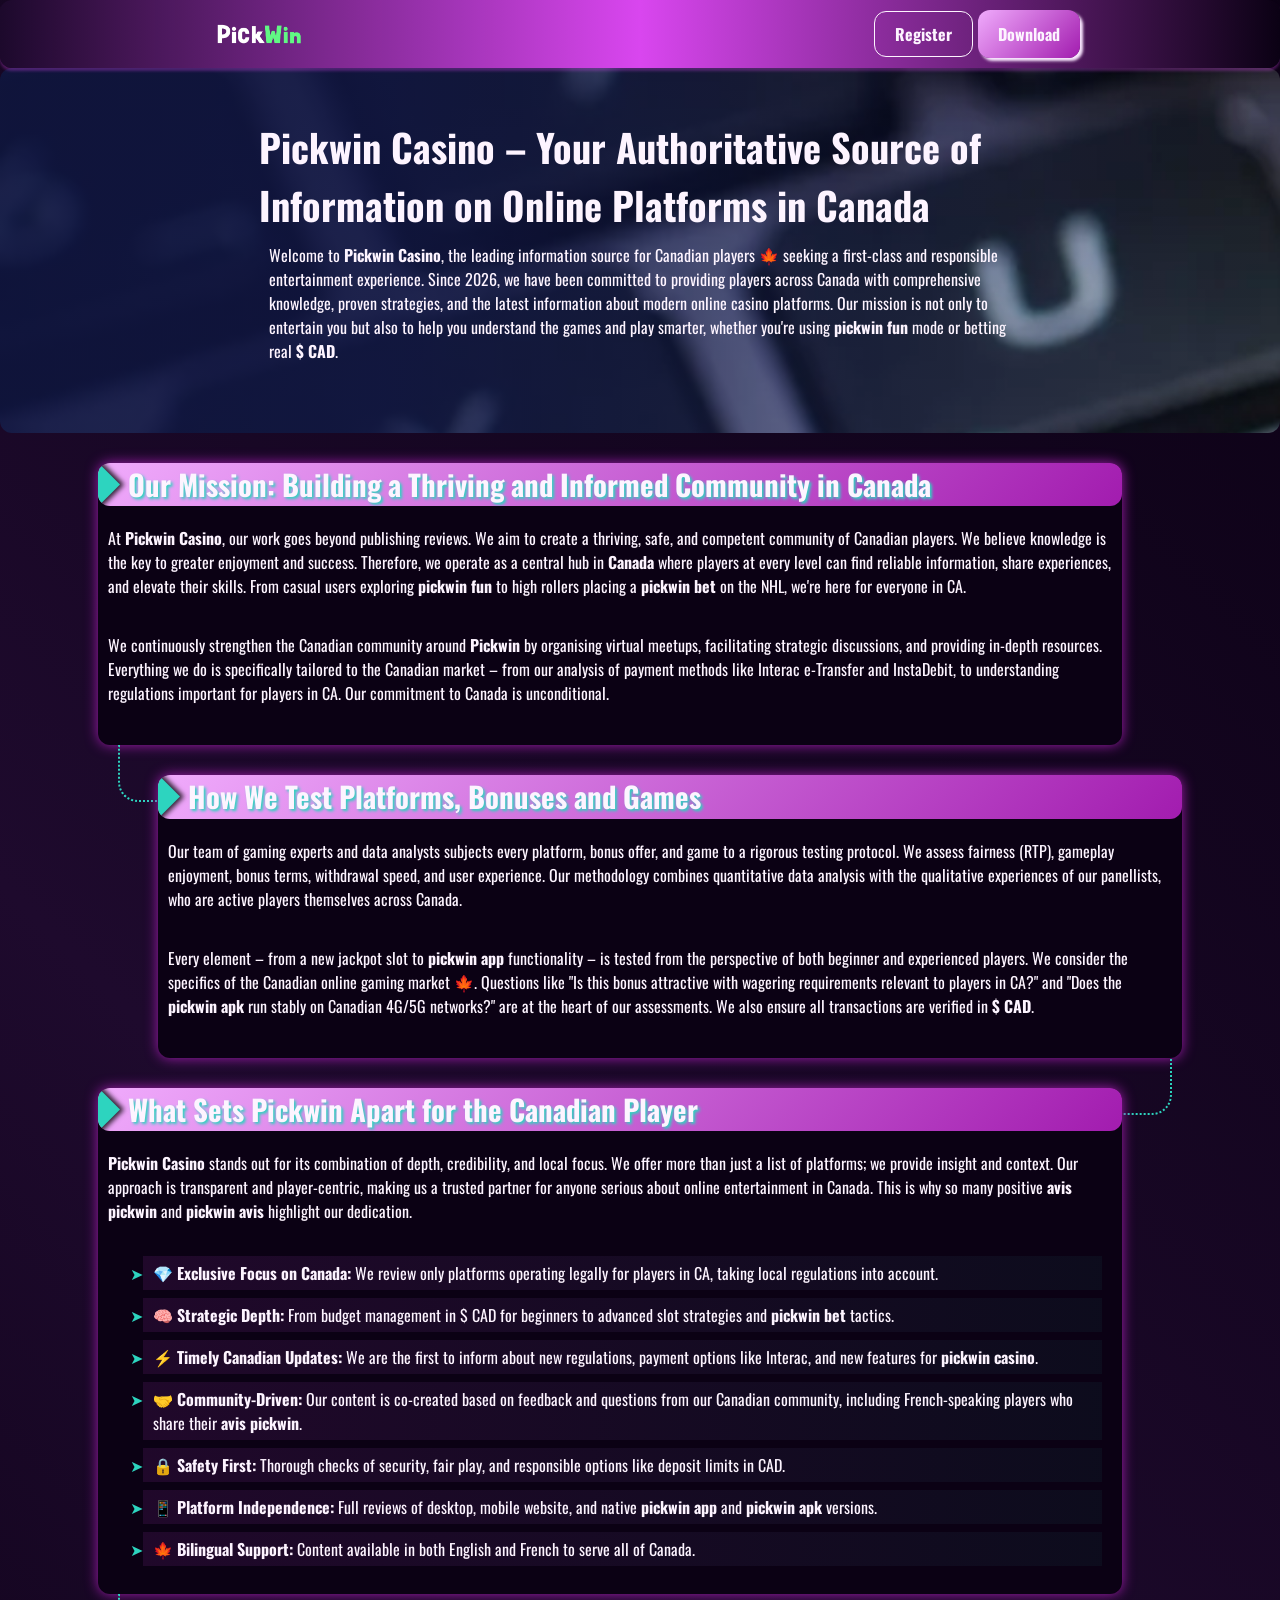
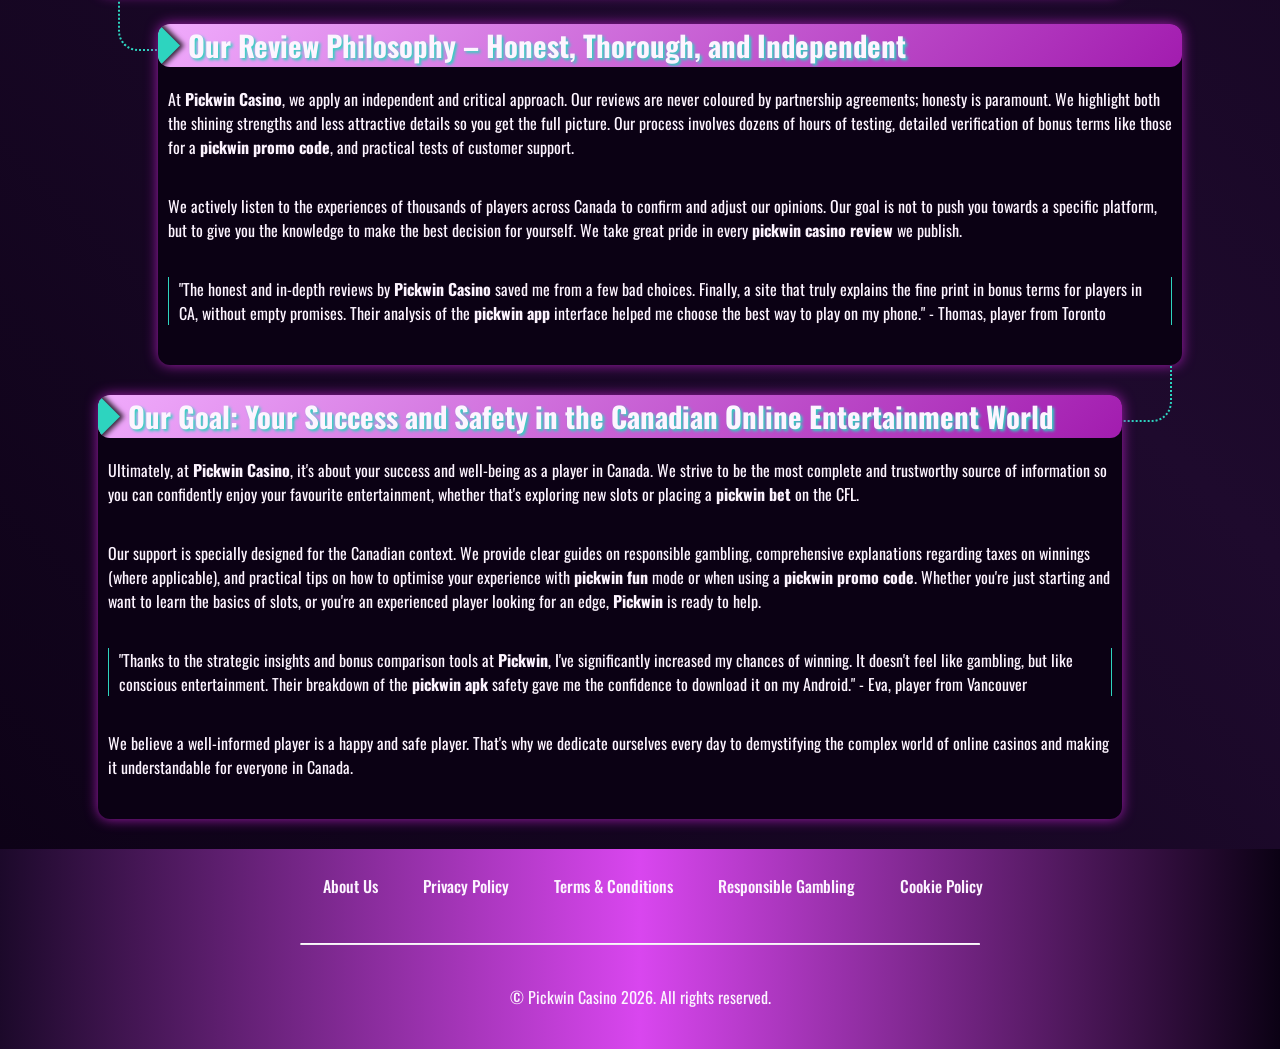
<file: about-us/index.html>
<!DOCTYPE html>
<html lang="en">

<head>
    <meta charset="UTF-8">
    <meta name="viewport" content="width=device-width, initial-scale=1.0">
    <link rel="stylesheet" href="/style.css">
    <link rel="shortcut icon" href="/favicon.ico" type="image/x-icon">
    <title>Pickwin Casino – Your Trusted Guide to Online Gaming in Canada</title>
    <meta name="description"
        content="Discover everything about Pickwin: in-depth guides, winning strategies, expert advice, and the latest updates specifically for Canadian players.">
    <meta name="googlebot" content="index,follow,noarchive">


    <link rel="canonical" href="https://www.fivestarautosale.ca/about-us/">


    <meta property="og:type" content="website" />
    <meta property="og:title" content="Pickwin Casino – Your Trusted Guide to Online Gaming in Canada" />
    <meta property="og:description"
        content="Discover everything about Pickwin: in-depth guides, winning strategies, expert advice, and the latest updates specifically for Canadian players." />
    <meta property="og:url" content="https://www.fivestarautosale.ca/about-us/" />
    <meta property="og:site_name" content="Pickwin Casino" />
    <meta property="og:image" content="https://www.fivestarautosale.ca/img/1.webp" />
    <meta property="og:locale" content="en_CA" />


    <meta name="twitter:card" content="summary_large_image" />
    <meta name="twitter:title" content="Pickwin Casino – Your Trusted Guide to Online Gaming in Canada" />
    <meta name="twitter:description" content="Complete guides and proven strategies for Pickwin players in Canada." />
    <meta name="twitter:image" content="https://www.fivestarautosale.ca/img/1.webp" />
</head>

<body>

    <header>
        <div class="logo">

            <a href="/"><img src="/img/logo.webp" alt="Pickwin Casino logo" width="140" height="70"></a>
        </div>

        <div class="header-btn">
            <a href="/play/" rel="nofollow" content="noindex" class="h-violet-btn">Register</a>
            <a href="/play/" rel="nofollow" content="noindex" class="h-accent-btn">Download</a>
        </div>
    </header>

    <main>
        <div class="promo">
            <div class="promo-l">

                <h1>Pickwin Casino – Your Authoritative Source of Information on Online Platforms in Canada</h1>
                <p class="txt">
                    Welcome to <strong>Pickwin Casino</strong>, the leading information source for Canadian players 🍁
                    seeking a first-class and
                    responsible entertainment experience. Since 2026, we have been committed to providing players across
                    Canada
                    with comprehensive knowledge, proven strategies, and the latest information about modern online
                    casino platforms. Our mission is not only to entertain you but also to help you understand the games
                    and play smarter, whether you're using <strong>pickwin fun</strong> mode or betting real <strong>$
                        CAD</strong>.
                </p>
            </div>
        </div>

        <div class="wrapper">

            <div class="container">
                <div class="container__header">
                    <h2>Our Mission: Building a Thriving and Informed Community in Canada</h2>
                </div>
                <div class="container__body">
                    <p class="txt">
                        At <strong>Pickwin Casino</strong>, our work goes beyond publishing reviews. We aim to create a
                        thriving, safe, and competent community of Canadian players. We believe knowledge is the key to
                        greater enjoyment and success. Therefore, we operate as a central hub in <strong>Canada</strong>
                        where players at
                        every level can find reliable information, share experiences, and elevate their skills. From
                        casual users exploring <strong>pickwin fun</strong> to high rollers placing a <strong>pickwin
                            bet</strong> on the NHL, we're here for everyone in CA.
                    </p>
                    <p class="txt">
                        We continuously strengthen the Canadian community around <strong>Pickwin</strong> by organising
                        virtual meetups, facilitating strategic discussions, and providing in-depth resources.
                        Everything we do is specifically tailored to the Canadian market – from our analysis of payment
                        methods like Interac e-Transfer and InstaDebit, to understanding regulations important for
                        players in CA. Our commitment to Canada is unconditional.
                    </p>
                </div>
            </div>


            <div class="container">
                <div class="container__header">
                    <h2>How We Test Platforms, Bonuses and Games</h2>
                </div>
                <div class="container__body">
                    <p class="txt">
                        Our team of gaming experts and data analysts subjects every platform, bonus offer, and game to a
                        rigorous testing protocol. We assess fairness (RTP), gameplay enjoyment, bonus terms, withdrawal
                        speed, and user experience. Our methodology combines quantitative data analysis with the
                        qualitative experiences of our panellists, who are active players themselves across Canada.
                    </p>
                    <p class="txt">
                        Every element – from a new jackpot slot to <strong>pickwin app</strong> functionality – is
                        tested from the perspective
                        of both beginner and experienced players. We consider the specifics of the Canadian online
                        gaming
                        market 🍁. Questions like "Is this bonus attractive with wagering requirements relevant to
                        players in CA?" and "Does the
                        <strong>pickwin apk</strong> run stably on Canadian 4G/5G networks?" are at the heart of our
                        assessments. We also ensure all transactions are verified in <strong>$ CAD</strong>.
                    </p>
                </div>
            </div>


            <div class="container">
                <div class="container__header">
                    <h2>What Sets Pickwin Apart for the Canadian Player</h2>
                </div>
                <div class="container__body">
                    <p class="txt">
                        <strong>Pickwin Casino</strong> stands out for its combination of depth, credibility, and local
                        focus. We offer more than just a list of platforms; we provide insight and context. Our approach
                        is
                        transparent and player-centric, making us a trusted partner for anyone serious about online
                        entertainment in Canada. This is why so many positive <strong>avis pickwin</strong> and
                        <strong>pickwin avis</strong> highlight our dedication.
                    </p>

                    <ul>
                        <li>💎 <strong>Exclusive Focus on Canada:</strong> We review only platforms operating legally
                            for players in CA, taking local regulations into account.</li>
                        <li>🧠 <strong>Strategic Depth:</strong> From budget management in $ CAD for beginners to
                            advanced slot strategies and <strong>pickwin bet</strong> tactics.</li>
                        <li>⚡ <strong>Timely Canadian Updates:</strong> We are the first to inform about new
                            regulations, payment options like Interac, and new features for <strong>pickwin
                                casino</strong>.</li>
                        <li>🤝 <strong>Community-Driven:</strong> Our content is co-created based on feedback and
                            questions from our Canadian community, including French-speaking players who share their
                            <strong>avis pickwin</strong>.
                        </li>
                        <li>🔒 <strong>Safety First:</strong> Thorough checks of security, fair play, and responsible
                            options like deposit limits in CAD.</li>
                        <li>📱 <strong>Platform Independence:</strong> Full reviews of desktop, mobile website, and
                            native <strong>pickwin app</strong> and <strong>pickwin apk</strong> versions.</li>
                        <li>🍁 <strong>Bilingual Support:</strong> Content available in both English and French to serve
                            all of Canada.</li>
                    </ul>
                </div>
            </div>


            <div class="container">
                <div class="container__header">
                    <h2>Our Review Philosophy – Honest, Thorough, and Independent</h2>
                </div>
                <div class="container__body">
                    <p class="txt">
                        At <strong>Pickwin Casino</strong>, we apply an independent and critical approach. Our reviews
                        are
                        never coloured by partnership agreements; honesty is paramount. We highlight both the shining
                        strengths and less attractive details so you get the full picture. Our process involves dozens
                        of hours of testing, detailed verification of bonus terms like those for a <strong>pickwin promo
                            code</strong>, and practical tests of customer support.
                    </p>
                    <p class="txt">
                        We actively listen to the experiences of thousands of players across Canada to confirm and
                        adjust our opinions. Our goal is not to push you towards a specific platform, but to give you
                        the knowledge to make the best decision for yourself. We take great pride in every
                        <strong>pickwin casino review</strong> we publish.
                    </p>

                    <p class="txt quote">
                        "The honest and in-depth reviews by <strong>Pickwin Casino</strong> saved me from a few bad
                        choices. Finally, a site that truly explains the fine print in bonus terms for players in CA,
                        without empty promises. Their analysis of the <strong>pickwin app</strong> interface helped me
                        choose the best way to play on my phone." - Thomas, player from Toronto
                    </p>
                </div>
            </div>


            <div class="container">
                <div class="container__header">
                    <h2>Our Goal: Your Success and Safety in the Canadian Online Entertainment World</h2>
                </div>
                <div class="container__body">
                    <p class="txt">
                        Ultimately, at <strong>Pickwin Casino</strong>, it's about your success and well-being as a
                        player
                        in Canada. We strive to be the most complete and trustworthy source of information so you
                        can confidently enjoy your favourite entertainment, whether that's exploring new slots or
                        placing a <strong>pickwin bet</strong> on the CFL.
                    </p>
                    <p class="txt">
                        Our support is specially designed for the Canadian context. We provide clear guides on
                        responsible
                        gambling, comprehensive explanations regarding taxes on winnings (where applicable), and
                        practical tips on how to
                        optimise your experience with <strong>pickwin fun</strong> mode or when using a <strong>pickwin
                            promo code</strong>. Whether you're just starting and want to learn the basics of slots, or
                        you're an experienced player looking for an edge, <strong>Pickwin</strong> is ready to help.
                    </p>

                    <p class="txt quote">
                        "Thanks to the strategic insights and bonus comparison tools at <strong>Pickwin</strong>, I've
                        significantly
                        increased my chances of winning. It doesn't feel like gambling, but like conscious
                        entertainment. Their breakdown of the <strong>pickwin apk</strong> safety gave me the confidence
                        to download it on my Android." - Eva, player from Vancouver
                    </p>
                    <p class="txt">
                        We believe a well-informed player is a happy and safe player. That's why we dedicate ourselves
                        every day to demystifying the complex world of online casinos and making it understandable for
                        everyone in Canada.
                    </p>
                </div>
            </div>
        </div>
    </main>

    <footer>
        <ul class="f-nav">
            <li>
                <a href="/about-us/">About Us</a>
            </li>
            <li>
                <a href="/privacy-policy/">Privacy Policy</a>
            </li>
            <li>
                <a href="/terms-and-conditions/">Terms & Conditions</a>
            </li>
            <li>
                <a href="/responsible-gambling/">Responsible Gambling</a>
            </li>
            <li>
                <a href="/cookie-policy/">Cookie Policy</a>
            </li>
        </ul>

        <hr>


        <p class="txt">
            © Pickwin Casino 2026. All rights reserved.
        </p>
    </footer>
</body>

</html>
</file>
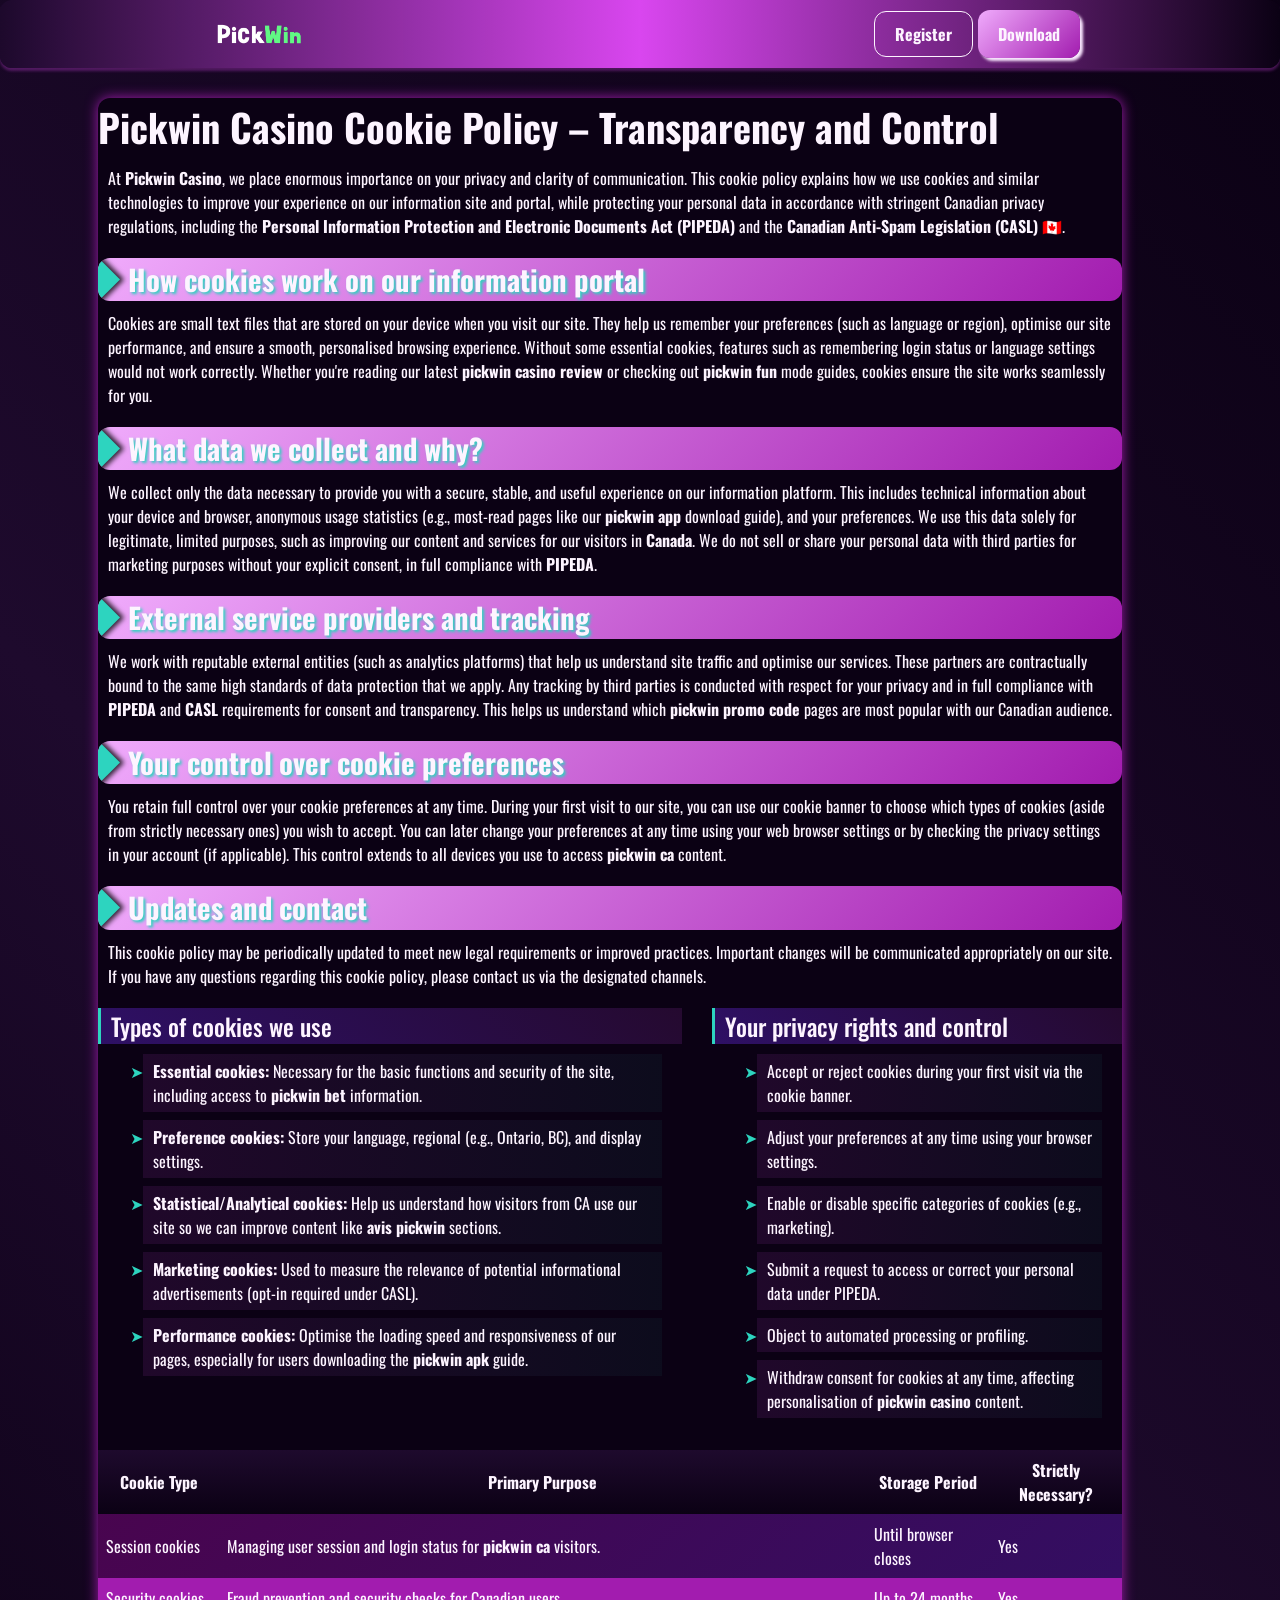
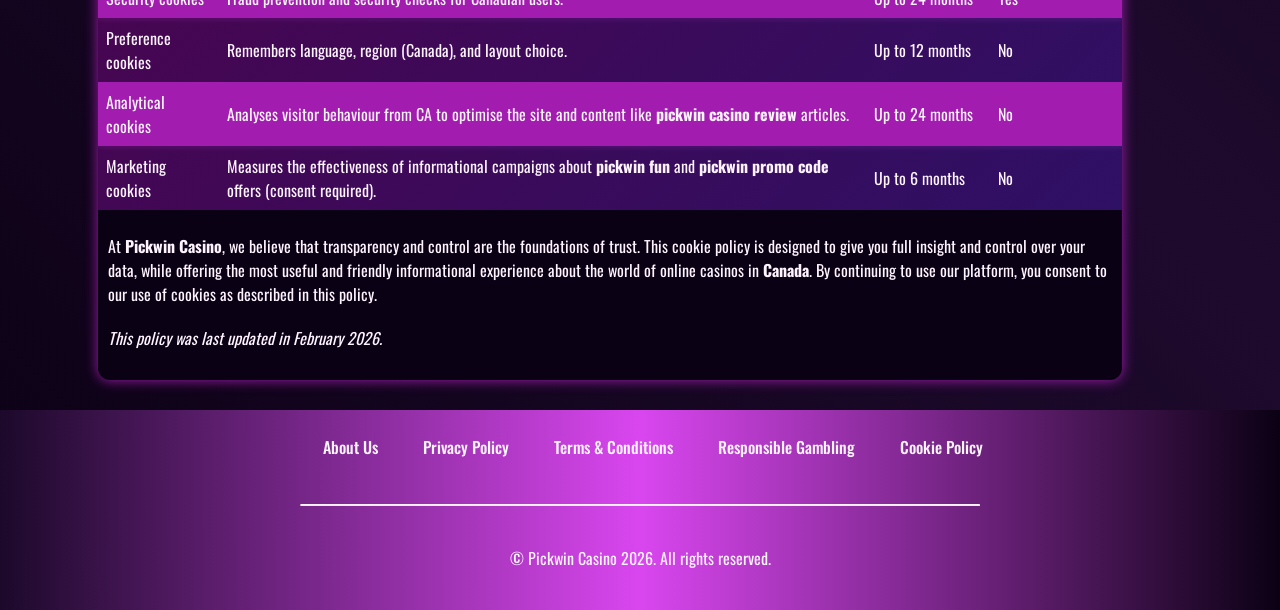
<file: cookie-policy/index.html>
<!DOCTYPE html>
<html lang="en">

<head>
    <meta charset="UTF-8">
    <meta name="viewport" content="width=device-width, initial-scale=1.0">
    <link rel="stylesheet" href="/style.css">
    <link rel="shortcut icon" href="/favicon.ico" type="image/x-icon">
    <title>Pickwin Casino – Your privacy and transparency are our priority</title>
    <meta name="description"
        content="At Pickwin Casino we handle your data with the utmost care. Review our cookie policy to see how cookies enhance your experience, with full transparency regarding your privacy in Canada.">
    <meta name="googlebot" content="index,follow,noarchive">


    <link rel="canonical" href="https://www.fivestarautosale.ca/cookie-policy/">


    <meta property="og:type" content="website" />
    <meta property="og:title" content="Pickwin Casino – Your privacy and transparency are our priority" />
    <meta property="og:description"
        content="Pickwin Casino cookie policy - How we protect your data and optimise your informational experience for Canadian players." />
    <meta property="og:url" content="https://www.fivestarautosale.ca/cookie-policy/" />
    <meta property="og:site_name" content="Pickwin Casino" />
    <meta property="og:image" content="https://www.fivestarautosale.ca/img/1.webp" />
    <meta property="og:locale" content="en_CA" />


    <meta name="twitter:card" content="summary" />
    <meta name="twitter:title" content="Cookie Policy - Pickwin Casino" />
    <meta name="twitter:description"
        content="Learn how Pickwin Casino uses cookies to improve your informational and user experience in Canada." />
    <meta name="twitter:image" content="https://www.fivestarautosale.ca/img/1.webp" />
</head>

<body>

    <header>
        <div class="logo">

            <a href="/"><img src="/img/logo.webp" alt="Pickwin Casino logo" width="140" height="70"></a>
        </div>

        <div class="header-btn">
            <a href="/play/" rel="nofollow" content="noindex" class="h-violet-btn">Register</a>
            <a href="/play/" rel="nofollow" content="noindex" class="h-accent-btn">Download</a>
        </div>
    </header>

    <main>
        <div class="wrapper">
            <div class="container">

                <h1>Pickwin Casino Cookie Policy – Transparency and Control</h1>
                <p class="txt">
                    At <strong>Pickwin Casino</strong>, we place enormous importance on your privacy and clarity of
                    communication.
                    This cookie policy explains how we use cookies and similar technologies to improve your experience
                    on our information site and portal, while protecting your personal data in accordance with stringent
                    Canadian privacy regulations, including the <strong>Personal Information Protection and Electronic
                        Documents Act (PIPEDA)</strong> and the <strong>Canadian Anti-Spam Legislation (CASL)</strong>
                    🇨🇦.
                </p>

                <div class="container__header">
                    <h2>How cookies work on our information portal</h2>
                </div>
                <p class="txt">
                    Cookies are small text files that are stored on your device when you visit our site.
                    They help us remember your preferences (such as language or region), optimise our site performance,
                    and ensure
                    a smooth, personalised browsing experience. Without some essential cookies, features such as
                    remembering login status or language settings would not work correctly. Whether you're reading our
                    latest <strong>pickwin casino review</strong> or checking out <strong>pickwin fun</strong> mode
                    guides, cookies ensure the site works seamlessly for you.
                </p>

                <div class="container__header">
                    <h2>What data we collect and why?</h2>
                </div>
                <p class="txt">
                    We collect only the data necessary to provide you with a secure, stable, and useful experience on
                    our information platform.
                    This includes technical information about your device and browser, anonymous usage statistics (e.g.,
                    most-read pages like our <strong>pickwin app</strong> download guide), and your preferences. We use
                    this data solely for legitimate, limited purposes,
                    such as improving our content and services for our visitors in <strong>Canada</strong>.
                    We do not sell or share your personal data with third parties for marketing purposes without your
                    explicit consent, in full compliance with <strong>PIPEDA</strong>.
                </p>

                <div class="container__header">
                    <h2>External service providers and tracking</h2>
                </div>
                <p class="txt">
                    We work with reputable external entities (such as analytics platforms) that help us understand site
                    traffic and optimise our services. These partners are contractually bound to the same high standards
                    of data protection that we apply.
                    Any tracking by third parties is conducted with respect for your privacy and in full compliance with
                    <strong>PIPEDA</strong> and <strong>CASL</strong> requirements for consent and transparency. This
                    helps us understand which <strong>pickwin promo code</strong> pages are most popular with our
                    Canadian audience.
                </p>

                <div class="container__header">
                    <h2>Your control over cookie preferences</h2>
                </div>
                <p class="txt">
                    You retain full control over your cookie preferences at any time.
                    During your first visit to our site, you can use our cookie banner to choose which types of cookies
                    (aside from strictly necessary ones) you wish to accept.
                    You can later change your preferences at any time using your web browser settings or by checking the
                    privacy settings in your account (if applicable). This control extends to all devices you use to
                    access <strong>pickwin ca</strong> content.
                </p>

                <div class="container__header">
                    <h2>Updates and contact</h2>
                </div>
                <p class="txt">
                    This cookie policy may be periodically updated to meet new legal requirements or improved practices.
                    Important changes will be communicated appropriately on our site.
                    If you have any questions regarding this cookie policy, please contact us via the designated
                    channels.
                </p>


                <div class="comparison-list">
                    <div>
                        <h3>Types of cookies we use</h3>

                        <ul>
                            <li><strong>Essential cookies:</strong> Necessary for the basic functions and security of
                                the site, including access to <strong>pickwin bet</strong> information.</li>
                            <li><strong>Preference cookies:</strong> Store your language, regional (e.g., Ontario, BC),
                                and display settings.</li>
                            <li><strong>Statistical/Analytical cookies:</strong> Help us understand how visitors from CA
                                use our site so we can improve content like <strong>avis pickwin</strong> sections.</li>
                            <li><strong>Marketing cookies:</strong> Used to measure the relevance of potential
                                informational advertisements (opt-in required under CASL).</li>
                            <li><strong>Performance cookies:</strong> Optimise the loading speed and responsiveness of
                                our pages, especially for users downloading the <strong>pickwin apk</strong> guide.</li>
                        </ul>
                    </div>

                    <div>
                        <h3>Your privacy rights and control</h3>

                        <ul>
                            <li>Accept or reject cookies during your first visit via the cookie banner.</li>
                            <li>Adjust your preferences at any time using your browser settings.</li>
                            <li>Enable or disable specific categories of cookies (e.g., marketing).</li>
                            <li>Submit a request to access or correct your personal data under PIPEDA.</li>
                            <li>Object to automated processing or profiling.</li>
                            <li>Withdraw consent for cookies at any time, affecting personalisation of <strong>pickwin
                                    casino</strong> content.</li>
                        </ul>
                    </div>
                </div>


                <div class="table-wrapper">
                    <table>
                        <thead>
                            <tr>
                                <th>Cookie Type</th>
                                <th>Primary Purpose</th>
                                <th>Storage Period</th>
                                <th>Strictly Necessary?</th>
                            </tr>
                        </thead>
                        <tbody>
                            <tr>
                                <td>Session cookies</td>
                                <td>Managing user session and login status for <strong>pickwin ca</strong> visitors.
                                </td>
                                <td>Until browser closes</td>
                                <td>Yes</td>
                            </tr>
                            <tr>
                                <td>Security cookies</td>
                                <td>Fraud prevention and security checks for Canadian users.</td>
                                <td>Up to 24 months</td>
                                <td>Yes</td>
                            </tr>
                            <tr>
                                <td>Preference cookies</td>
                                <td>Remembers language, region (Canada), and layout choice.</td>
                                <td>Up to 12 months</td>
                                <td>No</td>
                            </tr>
                            <tr>
                                <td>Analytical cookies</td>
                                <td>Analyses visitor behaviour from CA to optimise the site and content like
                                    <strong>pickwin casino review</strong> articles.
                                </td>
                                <td>Up to 24 months</td>
                                <td>No</td>
                            </tr>
                            <tr>
                                <td>Marketing cookies</td>
                                <td>Measures the effectiveness of informational campaigns about <strong>pickwin
                                        fun</strong> and <strong>pickwin promo code</strong> offers (consent required).
                                </td>
                                <td>Up to 6 months</td>
                                <td>No</td>
                            </tr>
                        </tbody>
                    </table>
                </div>

                <p class="txt">
                    At <strong>Pickwin Casino</strong>, we believe that transparency and control are the foundations of
                    trust.
                    This cookie policy is designed to give you full insight and control over your data, while offering
                    the most useful and friendly informational experience about the world of online casinos in
                    <strong>Canada</strong>.
                    By continuing to use our platform, you consent to our use of cookies as described in this policy.
                </p>
                <p class="txt">
                    <em>This policy was last updated in February 2026.</em>
                </p>
            </div>
        </div>
    </main>

    <footer>
        <ul class="f-nav">
            <li>
                <a href="/about-us/">About Us</a>
            </li>
            <li>
                <a href="/privacy-policy/">Privacy Policy</a>
            </li>
            <li>
                <a href="/terms-and-conditions/">Terms & Conditions</a>
            </li>
            <li>
                <a href="/responsible-gambling/">Responsible Gambling</a>
            </li>
            <li>
                <a href="/cookie-policy/">Cookie Policy</a>
            </li>
        </ul>

        <hr>


        <p class="txt">
            © Pickwin Casino 2026. All rights reserved.
        </p>
    </footer>
</body>

</html>
</file>
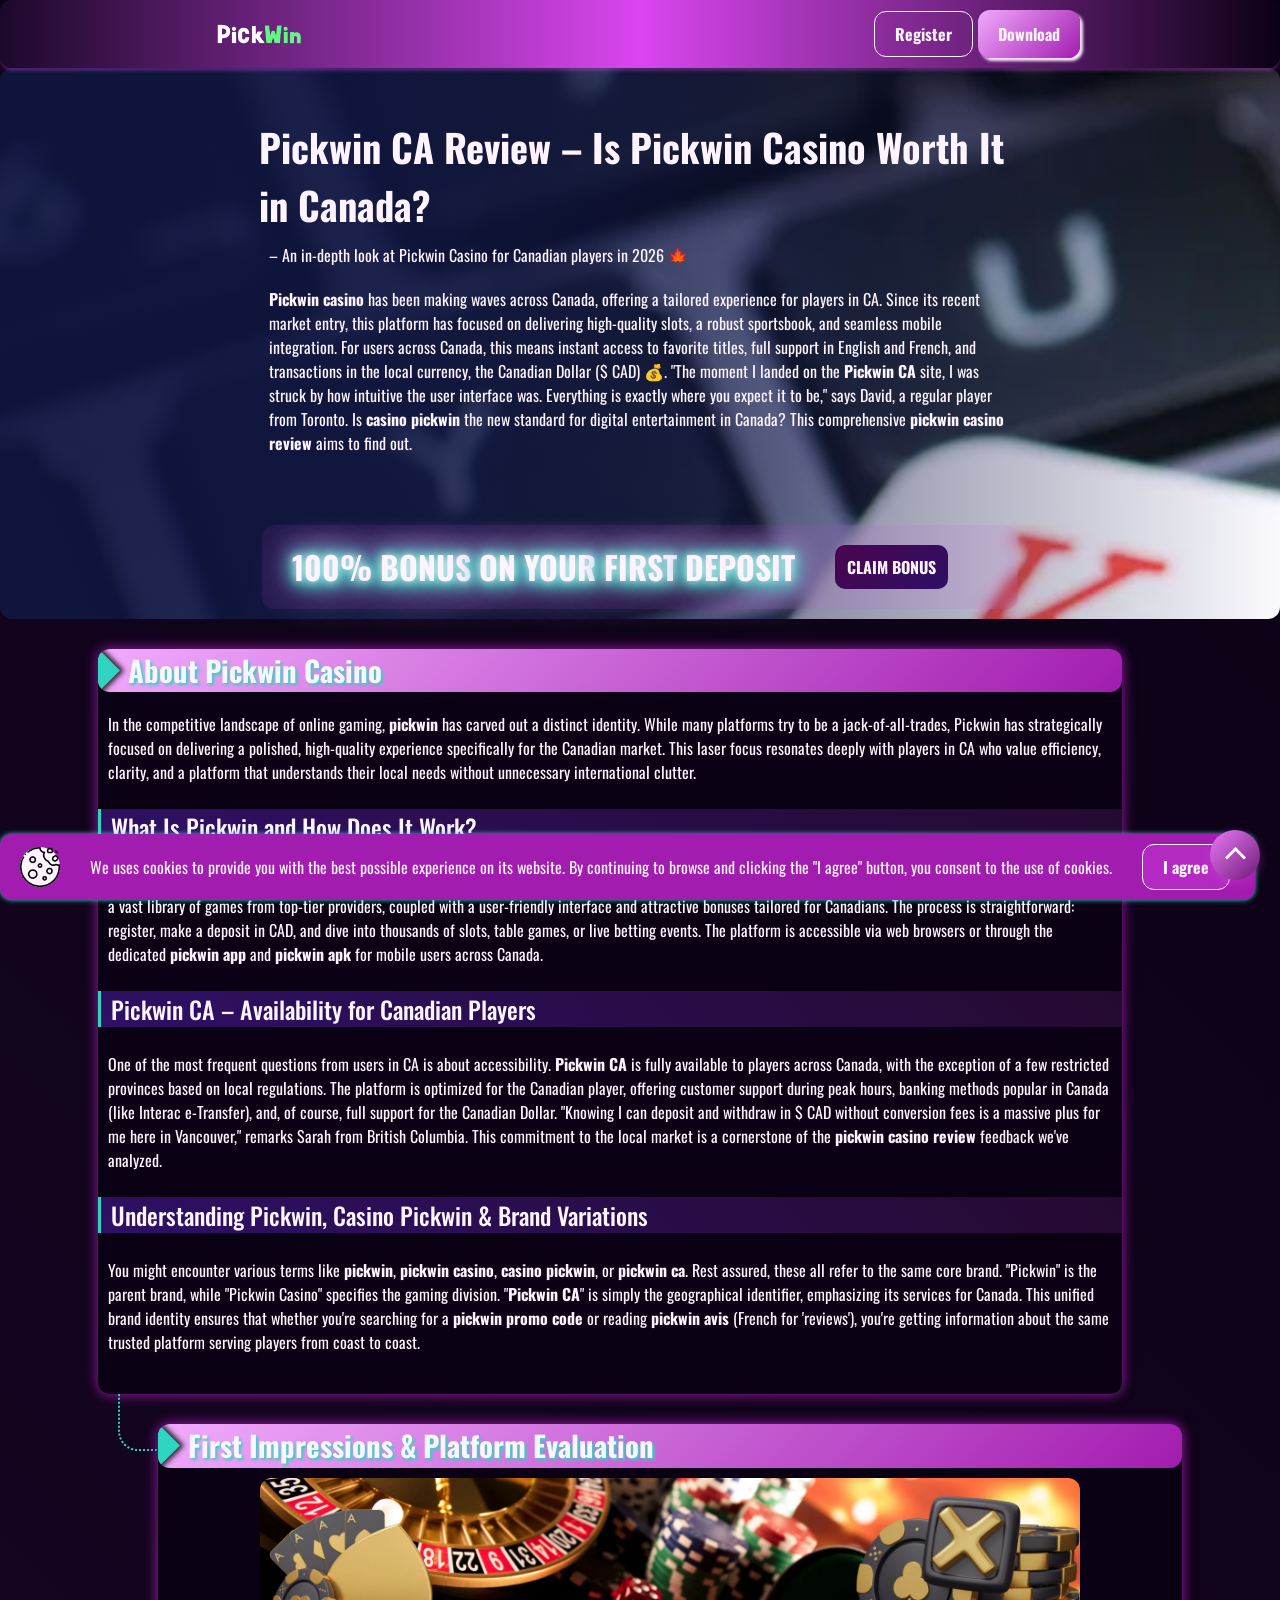
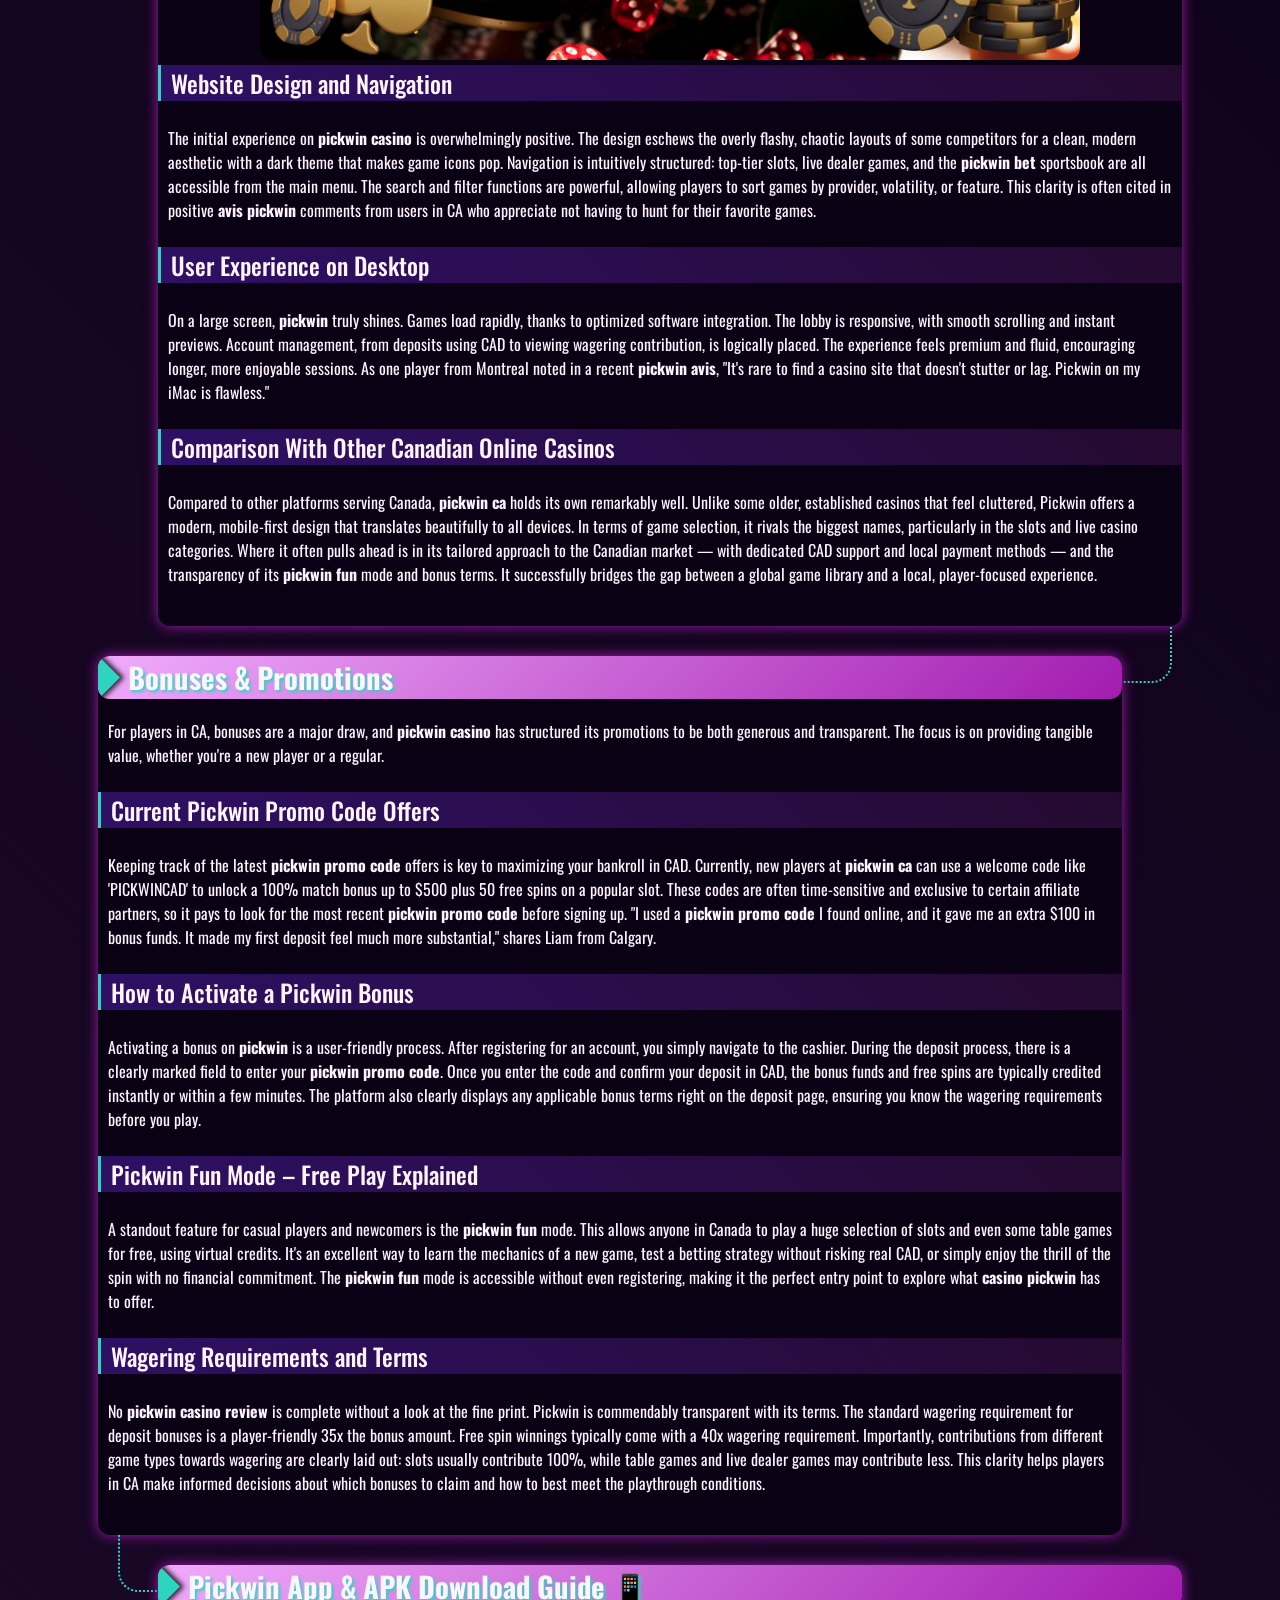
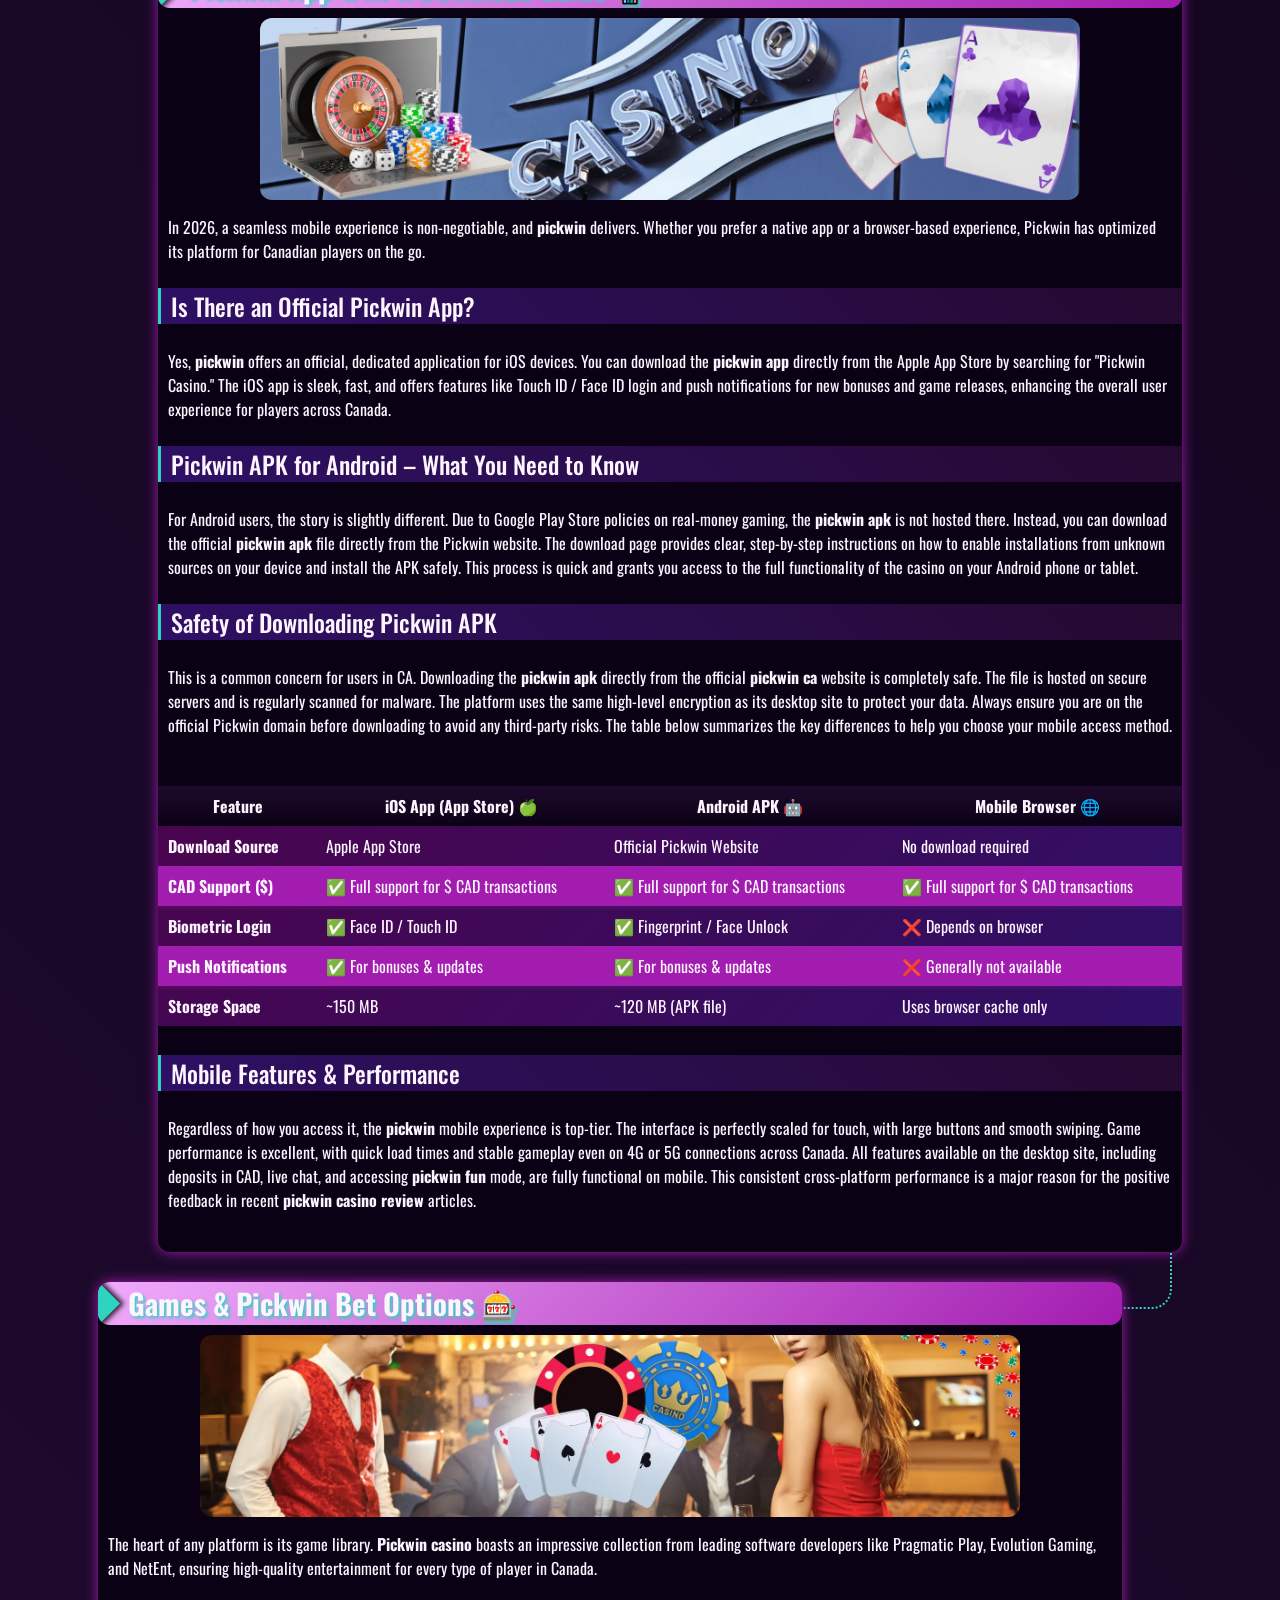
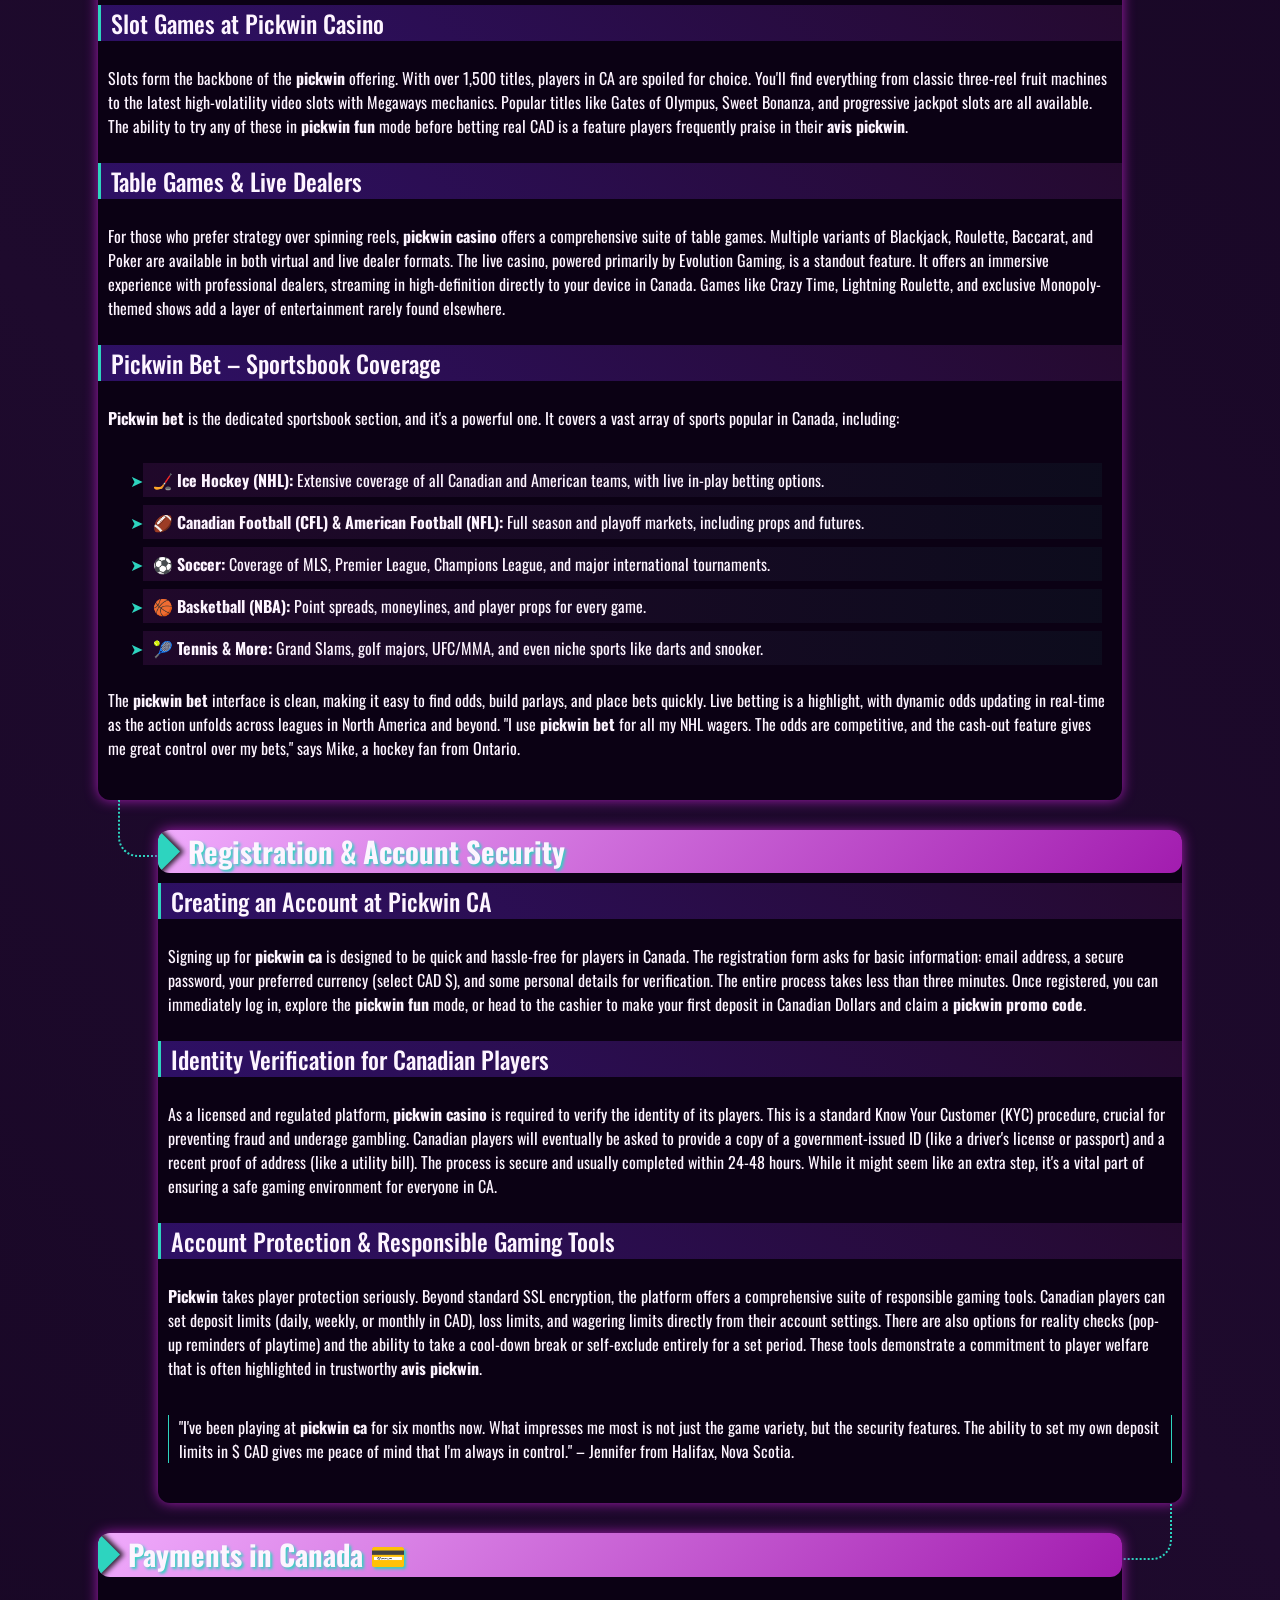
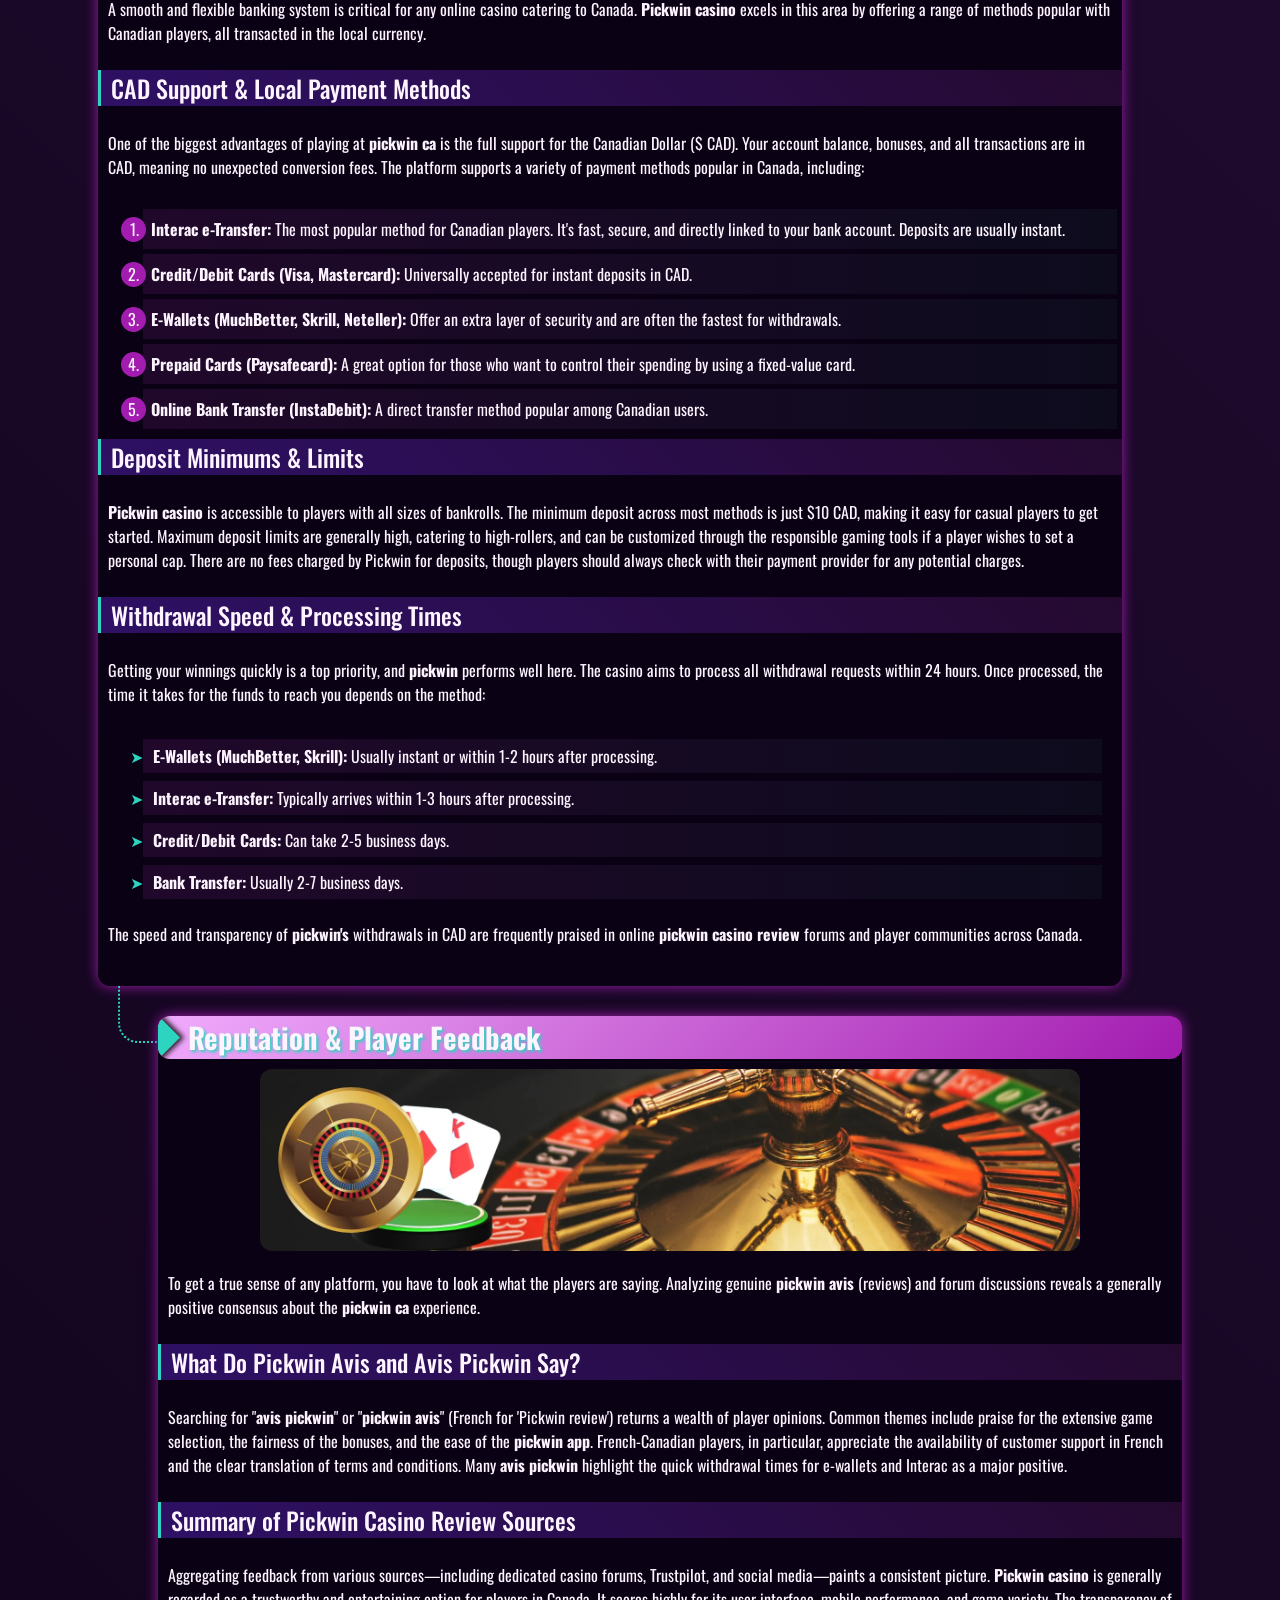
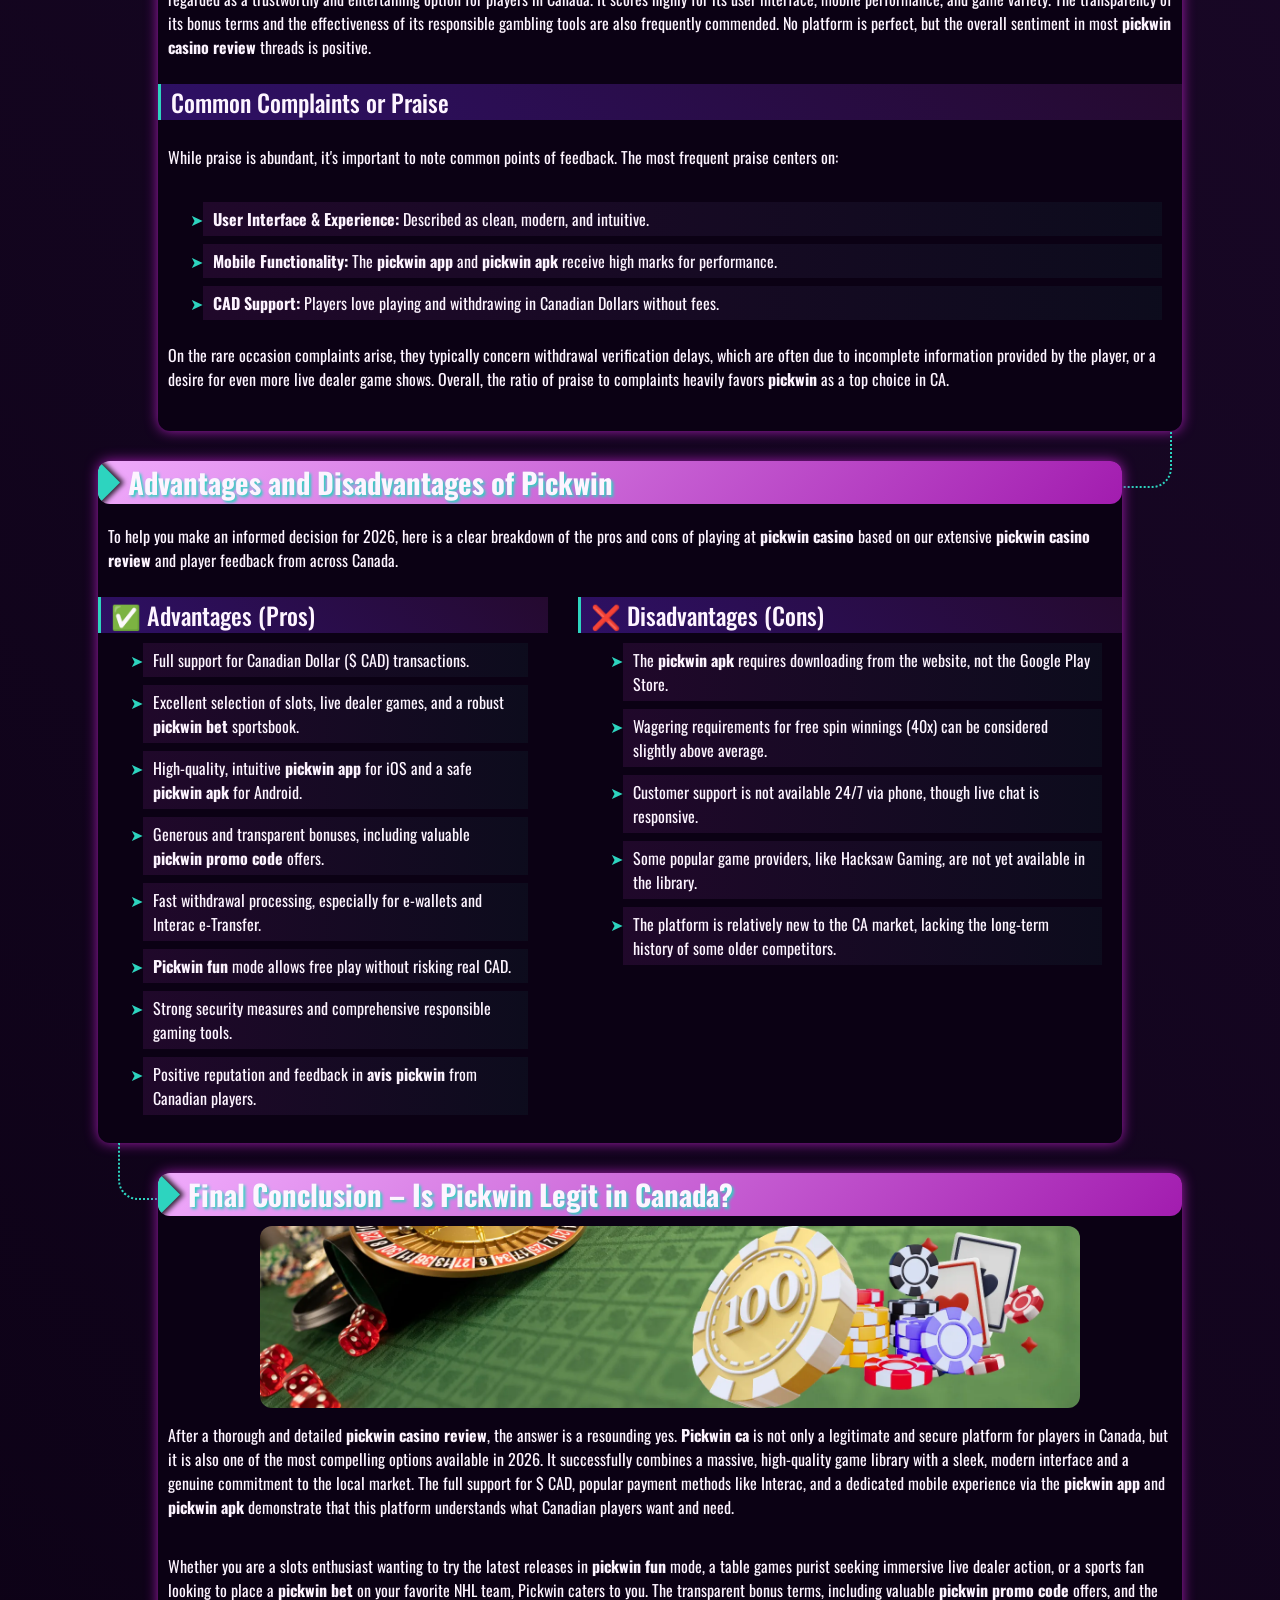
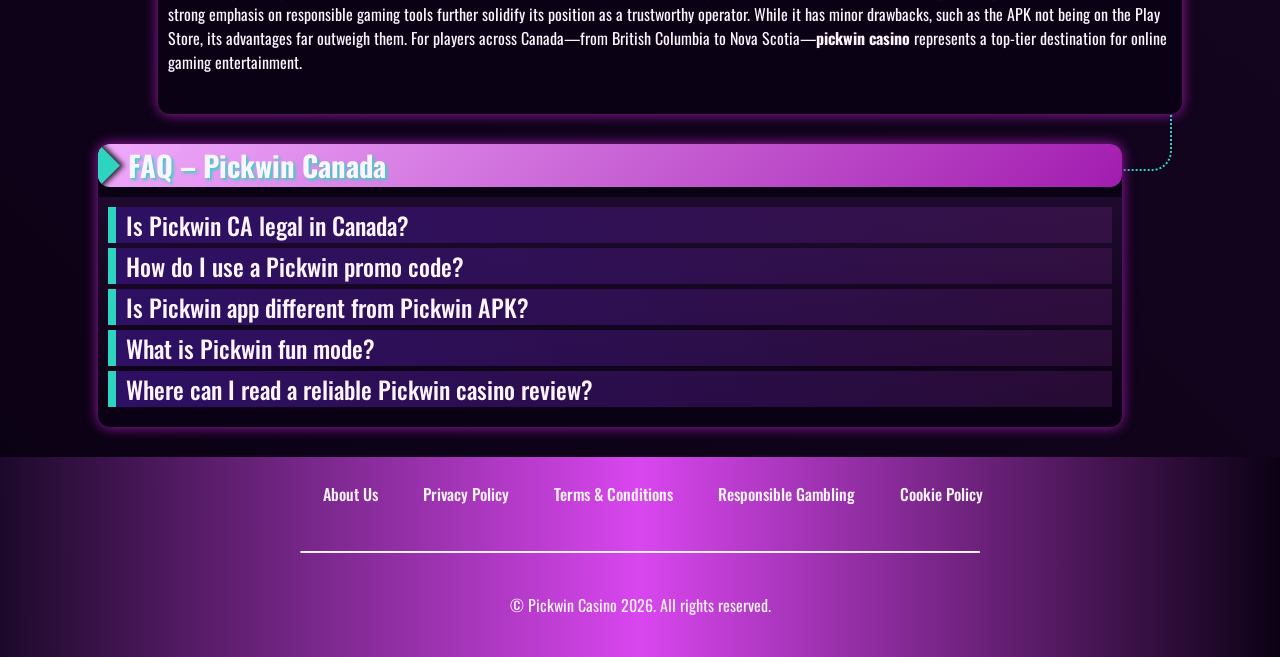
<file: en-gb/index.html>
<!DOCTYPE html>
<html lang="en-CA">

<head>
    <meta charset="UTF-8">
    <meta name="viewport" content="width=device-width, initial-scale=1.0">
    <link rel="stylesheet" href="/style.css">
    <link rel="shortcut icon" href="/favicon.ico" type="image/x-icon">
    <title>Pickwin CA Review – Casino, App, APK & Bonus Code Guide</title>
    <meta name="description"
        content="Independent Pickwin CA review covering pickwin casino, pickwin app, pickwin apk, pickwin promo code, pickwin bet, pickwin fun and player feedback in Canada.">
    <meta name="googlebot" content="index, follow, noarchive, max-snippet:-1">

    <link rel="alternate" hreflang="en-CA" href="https://www.fivestarautosale.ca/en-ca/">
    <link rel="alternate" hreflang="x-default" href="https://www.fivestarautosale.ca/">
    <link rel="canonical" href="https://www.fivestarautosale.ca/en-ca/">


    <meta property="og:type" content="website" />
    <meta property="og:title" content="Pickwin CA Review – Casino, App, APK & Bonus Code Guide" />
    <meta property="og:description"
        content="Independent Pickwin CA review covering pickwin casino, pickwin app, pickwin apk, pickwin promo code, pickwin bet, pickwin fun and player feedback in Canada." />
    <meta property="og:url" content="https://www.fivestarautosale.ca/" />
    <meta property="og:site_name" content="Pickwin Casino" />
    <meta property="og:image" content="https://www.fivestarautosale.ca/img/1.webp" />
    <meta property="og:locale" content="en_CA" />


    <meta name="twitter:card" content="summary_large_image" />
    <meta name="twitter:title" content="Pickwin CA Review – Casino, App, APK & Bonus Code Guide" />
    <meta name="twitter:description"
        content="Independent Pickwin CA review covering pickwin casino, pickwin app, pickwin apk, pickwin promo code, pickwin bet, pickwin fun and player feedback in Canada." />
    <meta name="twitter:image" content="https://www.fivestarautosale.ca/img/1.webp" />


    <script type="application/ld+json">
    {
        "@context": "https://schema.org",
        "@type": "Article",
        "headline": "Pickwin CA Review – Casino, App, APK & Bonus Code Guide",
        "description": "Independent Pickwin CA review covering pickwin casino, pickwin app, pickwin apk, pickwin promo code, pickwin bet, pickwin fun and player feedback in Canada.",
        "mainEntityOfPage": {
            "@type": "WebPage",
            "@id": "https://www.fivestarautosale.ca/"
        },
        "author": {
            "@type": "Person",
            "name": "Michael Chen",
            "url": "https://www.fivestarautosale.ca/"
        },
        "publisher": {
            "@type": "Organization",
            "name": "Pickwin Casino",
            "logo": {
                "@type": "ImageObject",
                "url": "https://www.fivestarautosale.ca/img/logo.webp"
            }
        },
        "datePublished": "2026-02-15",
        "dateModified": "2026-02-28"
    }
    </script>

    <script type="application/ld+json">
    {
        "@context": "https://schema.org",
        "@type": "WebSite",
        "url": "https://www.fivestarautosale.ca/",
        "name": "Pickwin Casino",
        "description": "Pickwin in Canada: gaming platform, bonuses, and comprehensive reviews.",
        "inLanguage": "en-CA"
    }
    </script>

    <script type="application/ld+json">
    {
        "@context": "https://schema.org",
        "@type": "BreadcrumbList",
        "itemListElement": [{
                "@type": "ListItem",
                "position": 1,
                "name": "Home",
                "item": "https://www.fivestarautosale.ca/"
            },
            {
                "@type": "ListItem",
                "position": 2,
                "name": "Pickwin CA Review",
                "item": "https://www.fivestarautosale.ca/"
            }
        ]
    }
    </script>


    <script type="application/ld+json">
    {
      "@context": "https://schema.org",
      "@type": "FAQPage",
      "mainEntity": [
        {
          "@type": "Question",
          "name": "Is Pickwin CA legal in Canada?",
          "acceptedAnswer": {
            "@type": "Answer",
            "text": "Yes, Pickwin CA operates legally for Canadian players. It holds a license from the Kahnawake Gaming Commission, which is a respected regulatory body for online gaming serving Canada. This ensures fair play and security for users across the country."
          }
        },
        {
          "@type": "Question",
          "name": "How do I use a Pickwin promo code?",
          "acceptedAnswer": {
            "@type": "Answer",
            "text": "Using a Pickwin promo code is simple. After registering for a new account at Pickwin CA, navigate to the cashier or deposits section. There, you will find a field labeled 'Bonus Code' or 'Promo Code'. Enter your code, for example 'PICKWIN100', and make a qualifying deposit to activate the bonus automatically."
          }
        },
        {
          "@type": "Question",
          "name": "Is Pickwin app different from Pickwin APK?",
          "acceptedAnswer": {
            "@type": "Answer",
            "text": "The Pickwin app generally refers to the version downloaded from official app stores like the Apple App Store for iOS devices. Pickwin APK is specifically the installation file for Android devices, which may need to be downloaded directly from the Pickwin website as it might not be available on the Google Play Store due to their policies. Both provide access to the Pickwin casino platform."
          }
        },
        {
          "@type": "Question",
          "name": "What is Pickwin fun mode?",
          "acceptedAnswer": {
            "@type": "Answer",
            "text": "Pickwin fun mode is a free-play feature offered by Pickwin casino. It allows players in Canada to try out slots and other games without wagering real money. You are given virtual credits to play, making it an excellent way to learn the rules, test strategies, or just enjoy the games risk-free before committing real CAD."
          }
        },
        {
          "@type": "Question",
          "name": "Where can I read a reliable Pickwin casino review?",
          "acceptedAnswer": {
            "@type": "Answer",
            "text": "You are currently reading one of the most comprehensive Pickwin casino reviews available for the Canadian market. For further perspectives, you can check player forums like CasinoMeister or AskGamblers, but always ensure the reviews are recent and focused on the Pickwin CA experience, as player feedback on payout speeds and customer service can change over time."
          }
        }
      ]
    }
    </script>
</head>

<body>
    <header>
        <div class="logo">
            <a href="/"><img src="/img/logo.webp" alt="Pickwin Casino logo" width="140" height="70"></a>
        </div>
        <div class="header-btn">
            <a href="/play/" rel="nofollow" content="noindex" class="h-violet-btn">Register</a>
            <a href="/play/" rel="nofollow" content="noindex" class="h-accent-btn">Download</a>
        </div>
    </header>

    <main>
        <div class="promo">
            <div class="promo-l ">

                <h1>Pickwin CA Review – Is Pickwin Casino Worth It in Canada?</h1>
                <p class="txt">
                    – An in-depth look at Pickwin Casino for Canadian players in 2026 🍁
                </p>
                <p class="txt">
                    <strong>Pickwin casino</strong> has been making waves across Canada, offering a tailored experience
                    for players in CA. Since its recent market entry, this platform has focused on delivering
                    high-quality slots, a robust sportsbook, and seamless mobile integration. For users across Canada,
                    this means instant access to favorite titles, full support in English and French, and transactions
                    in the local currency, the Canadian Dollar ($ CAD) 💰. "The moment I landed on the <strong>Pickwin
                        CA</strong> site, I was struck by how intuitive the user interface was. Everything is exactly
                    where you expect it to be," says David, a regular player from Toronto. Is <strong>casino
                        pickwin</strong> the new standard for digital entertainment in Canada? This comprehensive
                    <strong>pickwin casino review</strong> aims to find out.
                </p>
            </div>

            <div class="promo-gift">
                <p class="txt-accent">
                    <span class="fast-flicker">100% bonus</span> on your <span class="flicker">first</span> deposit
                </p>
                <a href="/play/" rel="nofollow" content="noindex" class="btn-accent">Claim Bonus</a>
            </div>
        </div>

        <div class="wrapper">

            <div class="container" id="about">
                <div class="container__header">
                    <h2>About Pickwin Casino</h2>
                </div>
                <div class="container__body">
                    <p class="txt">
                        In the competitive landscape of online gaming, <strong>pickwin</strong> has carved out a
                        distinct identity. While many platforms try to be a jack-of-all-trades, Pickwin has
                        strategically focused on delivering a polished, high-quality experience specifically for the
                        Canadian market. This laser focus resonates deeply with players in CA who value efficiency,
                        clarity, and a platform that understands their local needs without unnecessary international
                        clutter.
                    </p>
                    <h3>What Is Pickwin and How Does It Work?</h3>
                    <p class="txt">
                        At its core, <strong>pickwin</strong> is a comprehensive online gaming platform offering both a
                        casino and a sportsbook, known as <strong>pickwin bet</strong>. It operates on a simple
                        principle: provide a vast library of games from top-tier providers, coupled with a user-friendly
                        interface and attractive bonuses tailored for Canadians. The process is straightforward:
                        register, make a deposit in CAD, and dive into thousands of slots, table games, or live betting
                        events. The platform is accessible via web browsers or through the dedicated <strong>pickwin
                            app</strong> and <strong>pickwin apk</strong> for mobile users across Canada.
                    </p>
                    <h3>Pickwin CA – Availability for Canadian Players</h3>
                    <p class="txt">
                        One of the most frequent questions from users in CA is about accessibility. <strong>Pickwin
                            CA</strong> is fully available to players across Canada, with the exception of a few
                        restricted provinces based on local regulations. The platform is optimized for the Canadian
                        player, offering customer support during peak hours, banking methods popular in Canada (like
                        Interac e-Transfer), and, of course, full support for the Canadian Dollar. "Knowing I can
                        deposit and withdraw in $ CAD without conversion fees is a massive plus for me here in
                        Vancouver," remarks Sarah from British Columbia. This commitment to the local market is a
                        cornerstone of the <strong>pickwin casino review</strong> feedback we've analyzed.
                    </p>
                    <h3>Understanding Pickwin, Casino Pickwin & Brand Variations</h3>
                    <p class="txt">
                        You might encounter various terms like <strong>pickwin</strong>, <strong>pickwin
                            casino</strong>, <strong>casino pickwin</strong>, or <strong>pickwin ca</strong>. Rest
                        assured, these all refer to the same core brand. "Pickwin" is the parent brand, while "Pickwin
                        Casino" specifies the gaming division. "<strong>Pickwin CA</strong>" is simply the geographical
                        identifier, emphasizing its services for Canada. This unified brand identity ensures that
                        whether you're searching for a <strong>pickwin promo code</strong> or reading <strong>pickwin
                            avis</strong> (French for 'reviews'), you're getting information about the same trusted
                        platform serving players from coast to coast.
                    </p>
                </div>
            </div>


            <div class="container" id="first-impressions">
                <div class="container__header">
                    <h2>First Impressions & Platform Evaluation</h2>
                </div>
                <div class="container__body">
                    <div class="img">
                        <img src="/img/2.webp" alt="Pickwin Casino website interface on desktop" width="1000"
                            height="800">
                    </div>
                    <h3>Website Design and Navigation</h3>
                    <p class="txt">
                        The initial experience on <strong>pickwin casino</strong> is overwhelmingly positive. The design
                        eschews the overly flashy, chaotic layouts of some competitors for a clean, modern aesthetic
                        with a dark theme that makes game icons pop. Navigation is intuitively structured: top-tier
                        slots, live dealer games, and the <strong>pickwin bet</strong> sportsbook are all accessible
                        from the main menu. The search and filter functions are powerful, allowing players to sort games
                        by provider, volatility, or feature. This clarity is often cited in positive <strong>avis
                            pickwin</strong> comments from users in CA who appreciate not having to hunt for their
                        favorite games.
                    </p>
                    <h3>User Experience on Desktop</h3>
                    <p class="txt">
                        On a large screen, <strong>pickwin</strong> truly shines. Games load rapidly, thanks to
                        optimized software integration. The lobby is responsive, with smooth scrolling and instant
                        previews. Account management, from deposits using CAD to viewing wagering contribution, is
                        logically placed. The experience feels premium and fluid, encouraging longer, more enjoyable
                        sessions. As one player from Montreal noted in a recent <strong>pickwin avis</strong>, "It's
                        rare to find a casino site that doesn't stutter or lag. Pickwin on my iMac is flawless."
                    </p>
                    <h3>Comparison With Other Canadian Online Casinos</h3>
                    <p class="txt">
                        Compared to other platforms serving Canada, <strong>pickwin ca</strong> holds its own remarkably
                        well. Unlike some older, established casinos that feel cluttered, Pickwin offers a modern,
                        mobile-first design that translates beautifully to all devices. In terms of game selection, it
                        rivals the biggest names, particularly in the slots and live casino categories. Where it often
                        pulls ahead is in its tailored approach to the Canadian market — with dedicated CAD support and
                        local payment methods — and the transparency of its <strong>pickwin fun</strong> mode and bonus
                        terms. It successfully bridges the gap between a global game library and a local, player-focused
                        experience.
                    </p>
                </div>
            </div>


            <div class="container" id="bonus">
                <div class="container__header">
                    <h2>Bonuses & Promotions</h2>
                </div>
                <div class="container__body">
                    <p class="txt">
                        For players in CA, bonuses are a major draw, and <strong>pickwin casino</strong> has structured
                        its promotions to be both generous and transparent. The focus is on providing tangible value,
                        whether you're a new player or a regular.
                    </p>
                    <h3>Current Pickwin Promo Code Offers</h3>
                    <p class="txt">
                        Keeping track of the latest <strong>pickwin promo code</strong> offers is key to maximizing your
                        bankroll in CAD. Currently, new players at <strong>pickwin ca</strong> can use a welcome code
                        like 'PICKWINCAD' to unlock a 100% match bonus up to $500 plus 50 free spins on a popular slot.
                        These codes are often time-sensitive and exclusive to certain affiliate partners, so it pays to
                        look for the most recent <strong>pickwin promo code</strong> before signing up. "I used a
                        <strong>pickwin promo code</strong> I found online, and it gave me an extra $100 in bonus funds.
                        It made my first deposit feel much more substantial," shares Liam from Calgary.
                    </p>
                    <h3>How to Activate a Pickwin Bonus</h3>
                    <p class="txt">
                        Activating a bonus on <strong>pickwin</strong> is a user-friendly process. After registering for
                        an account, you simply navigate to the cashier. During the deposit process, there is a clearly
                        marked field to enter your <strong>pickwin promo code</strong>. Once you enter the code and
                        confirm your deposit in CAD, the bonus funds and free spins are typically credited instantly or
                        within a few minutes. The platform also clearly displays any applicable bonus terms right on the
                        deposit page, ensuring you know the wagering requirements before you play.
                    </p>
                    <h3>Pickwin Fun Mode – Free Play Explained</h3>
                    <p class="txt">
                        A standout feature for casual players and newcomers is the <strong>pickwin fun</strong> mode.
                        This allows anyone in Canada to play a huge selection of slots and even some table games for
                        free, using virtual credits. It's an excellent way to learn the mechanics of a new game, test a
                        betting strategy without risking real CAD, or simply enjoy the thrill of the spin with no
                        financial commitment. The <strong>pickwin fun</strong> mode is accessible without even
                        registering, making it the perfect entry point to explore what <strong>casino pickwin</strong>
                        has to offer.
                    </p>
                    <h3>Wagering Requirements and Terms</h3>
                    <p class="txt">
                        No <strong>pickwin casino review</strong> is complete without a look at the fine print. Pickwin
                        is commendably transparent with its terms. The standard wagering requirement for deposit bonuses
                        is a player-friendly 35x the bonus amount. Free spin winnings typically come with a 40x wagering
                        requirement. Importantly, contributions from different game types towards wagering are clearly
                        laid out: slots usually contribute 100%, while table games and live dealer games may contribute
                        less. This clarity helps players in CA make informed decisions about which bonuses to claim and
                        how to best meet the playthrough conditions.
                    </p>
                </div>
            </div>


            <div class="container" id="mobile">
                <div class="container__header">
                    <h2>Pickwin App & APK Download Guide 📱</h2>
                </div>
                <div class="container__body">
                    <div class="img">
                        <img src="/img/3.webp" alt="Pickwin Casino website interface on desktop" width="1000"
                            height="800">
                    </div>
                    <p class="txt">
                        In 2026, a seamless mobile experience is non-negotiable, and <strong>pickwin</strong> delivers.
                        Whether you prefer a native app or a browser-based experience, Pickwin has optimized its
                        platform for Canadian players on the go.
                    </p>
                    <h3>Is There an Official Pickwin App?</h3>
                    <p class="txt">
                        Yes, <strong>pickwin</strong> offers an official, dedicated application for iOS devices. You can
                        download the <strong>pickwin app</strong> directly from the Apple App Store by searching for
                        "Pickwin Casino." The iOS app is sleek, fast, and offers features like Touch ID / Face ID login
                        and push notifications for new bonuses and game releases, enhancing the overall user experience
                        for players across Canada.
                    </p>
                    <h3>Pickwin APK for Android – What You Need to Know</h3>
                    <p class="txt">
                        For Android users, the story is slightly different. Due to Google Play Store policies on
                        real-money gaming, the <strong>pickwin apk</strong> is not hosted there. Instead, you can
                        download the official <strong>pickwin apk</strong> file directly from the Pickwin website. The
                        download page provides clear, step-by-step instructions on how to enable installations from
                        unknown sources on your device and install the APK safely. This process is quick and grants you
                        access to the full functionality of the casino on your Android phone or tablet.
                    </p>
                    <h3>Safety of Downloading Pickwin APK</h3>
                    <p class="txt">
                        This is a common concern for users in CA. Downloading the <strong>pickwin apk</strong> directly
                        from the official <strong>pickwin ca</strong> website is completely safe. The file is hosted on
                        secure servers and is regularly scanned for malware. The platform uses the same high-level
                        encryption as its desktop site to protect your data. Always ensure you are on the official
                        Pickwin domain before downloading to avoid any third-party risks. The table below summarizes the
                        key differences to help you choose your mobile access method.
                    </p>


                    <div class="table-wrapper">
                        <table>
                            <thead>
                                <tr>
                                    <th>Feature</th>
                                    <th>iOS App (App Store) 🍏</th>
                                    <th>Android APK 🤖</th>
                                    <th>Mobile Browser 🌐</th>
                                </tr>
                            </thead>
                            <tbody>
                                <tr>
                                    <td class="row-title">Download Source</td>
                                    <td>Apple App Store</td>
                                    <td>Official Pickwin Website</td>
                                    <td>No download required</td>
                                </tr>
                                <tr>
                                    <td class="row-title">CAD Support ($)</td>
                                    <td>✅ Full support for $ CAD transactions</td>
                                    <td>✅ Full support for $ CAD transactions</td>
                                    <td>✅ Full support for $ CAD transactions</td>
                                </tr>
                                <tr>
                                    <td class="row-title">Biometric Login</td>
                                    <td>✅ Face ID / Touch ID</td>
                                    <td>✅ Fingerprint / Face Unlock</td>
                                    <td>❌ Depends on browser</td>
                                </tr>
                                <tr>
                                    <td class="row-title">Push Notifications</td>
                                    <td>✅ For bonuses & updates</td>
                                    <td>✅ For bonuses & updates</td>
                                    <td>❌ Generally not available</td>
                                </tr>
                                <tr>
                                    <td class="row-title">Storage Space</td>
                                    <td>~150 MB</td>
                                    <td>~120 MB (APK file)</td>
                                    <td>Uses browser cache only</td>
                                </tr>
                            </tbody>
                        </table>
                    </div>

                    <h3>Mobile Features & Performance</h3>
                    <p class="txt">
                        Regardless of how you access it, the <strong>pickwin</strong> mobile experience is top-tier. The
                        interface is perfectly scaled for touch, with large buttons and smooth swiping. Game performance
                        is excellent, with quick load times and stable gameplay even on 4G or 5G connections across
                        Canada. All features available on the desktop site, including deposits in CAD, live chat, and
                        accessing <strong>pickwin fun</strong> mode, are fully functional on mobile. This consistent
                        cross-platform performance is a major reason for the positive feedback in recent <strong>pickwin
                            casino review</strong> articles.
                    </p>
                </div>
            </div>


            <div class="container" id="games">
                <div class="container__header">
                    <h2>Games & Pickwin Bet Options 🎰</h2>
                </div>
                <div class="container__body">
                    <div class="img">
                        <img src="/img/5.webp" alt="Pickwin Casino website interface on desktop" width="1000"
                            height="800">
                    </div>
                    <p class="txt">
                        The heart of any platform is its game library. <strong>Pickwin casino</strong> boasts an
                        impressive collection from leading software developers like Pragmatic Play, Evolution Gaming,
                        and NetEnt, ensuring high-quality entertainment for every type of player in Canada.
                    </p>
                    <h3>Slot Games at Pickwin Casino</h3>
                    <p class="txt">
                        Slots form the backbone of the <strong>pickwin</strong> offering. With over 1,500 titles,
                        players in CA are spoiled for choice. You'll find everything from classic three-reel fruit
                        machines to the latest high-volatility video slots with Megaways mechanics. Popular titles like
                        Gates of Olympus, Sweet Bonanza, and progressive jackpot slots are all available. The ability to
                        try any of these in <strong>pickwin fun</strong> mode before betting real CAD is a feature
                        players frequently praise in their <strong>avis pickwin</strong>.
                    </p>
                    <h3>Table Games & Live Dealers</h3>
                    <p class="txt">
                        For those who prefer strategy over spinning reels, <strong>pickwin casino</strong> offers a
                        comprehensive suite of table games. Multiple variants of Blackjack, Roulette, Baccarat, and
                        Poker are available in both virtual and live dealer formats. The live casino, powered primarily
                        by Evolution Gaming, is a standout feature. It offers an immersive experience with professional
                        dealers, streaming in high-definition directly to your device in Canada. Games like Crazy Time,
                        Lightning Roulette, and exclusive Monopoly-themed shows add a layer of entertainment rarely
                        found elsewhere.
                    </p>
                    <h3>Pickwin Bet – Sportsbook Coverage</h3>
                    <p class="txt">
                        <strong>Pickwin bet</strong> is the dedicated sportsbook section, and it's a powerful one. It
                        covers a vast array of sports popular in Canada, including:
                    </p>

                    <ul class="item-list">
                        <li>🏒 <strong>Ice Hockey (NHL):</strong> Extensive coverage of all Canadian and American teams,
                            with live in-play betting options.</li>
                        <li>🏈 <strong>Canadian Football (CFL) & American Football (NFL):</strong> Full season and
                            playoff markets, including props and futures.</li>
                        <li>⚽ <strong>Soccer:</strong> Coverage of MLS, Premier League, Champions League, and major
                            international tournaments.</li>
                        <li>🏀 <strong>Basketball (NBA):</strong> Point spreads, moneylines, and player props for every
                            game.</li>
                        <li>🎾 <strong>Tennis & More:</strong> Grand Slams, golf majors, UFC/MMA, and even niche sports
                            like darts and snooker.</li>
                    </ul>
                    <p class="txt">
                        The <strong>pickwin bet</strong> interface is clean, making it easy to find odds, build parlays,
                        and place bets quickly. Live betting is a highlight, with dynamic odds updating in real-time as
                        the action unfolds across leagues in North America and beyond. "I use <strong>pickwin
                            bet</strong> for all my NHL wagers. The odds are competitive, and the cash-out feature gives
                        me great control over my bets," says Mike, a hockey fan from Ontario.
                    </p>
                </div>
            </div>


            <div class="container" id="inscription">
                <div class="container__header">
                    <h2>Registration & Account Security</h2>
                </div>
                <div class="container__body">
                    <h3>Creating an Account at Pickwin CA</h3>
                    <p class="txt">
                        Signing up for <strong>pickwin ca</strong> is designed to be quick and hassle-free for players
                        in Canada. The registration form asks for basic information: email address, a secure password,
                        your preferred currency (select CAD $), and some personal details for verification. The entire
                        process takes less than three minutes. Once registered, you can immediately log in, explore the
                        <strong>pickwin fun</strong> mode, or head to the cashier to make your first deposit in Canadian
                        Dollars and claim a <strong>pickwin promo code</strong>.
                    </p>
                    <h3>Identity Verification for Canadian Players</h3>
                    <p class="txt">
                        As a licensed and regulated platform, <strong>pickwin casino</strong> is required to verify the
                        identity of its players. This is a standard Know Your Customer (KYC) procedure, crucial for
                        preventing fraud and underage gambling. Canadian players will eventually be asked to provide a
                        copy of a government-issued ID (like a driver's license or passport) and a recent proof of
                        address (like a utility bill). The process is secure and usually completed within 24-48 hours.
                        While it might seem like an extra step, it's a vital part of ensuring a safe gaming environment
                        for everyone in CA.
                    </p>
                    <h3>Account Protection & Responsible Gaming Tools</h3>
                    <p class="txt">
                        <strong>Pickwin</strong> takes player protection seriously. Beyond standard SSL encryption, the
                        platform offers a comprehensive suite of responsible gaming tools. Canadian players can set
                        deposit limits (daily, weekly, or monthly in CAD), loss limits, and wagering limits directly
                        from their account settings. There are also options for reality checks (pop-up reminders of
                        playtime) and the ability to take a cool-down break or self-exclude entirely for a set period.
                        These tools demonstrate a commitment to player welfare that is often highlighted in trustworthy
                        <strong>avis pickwin</strong>.
                    </p>
                    <p class="txt quote">
                        "I've been playing at <strong>pickwin ca</strong> for six months now. What impresses me most is
                        not just the game variety, but the security features. The ability to set my own deposit limits
                        in $ CAD gives me peace of mind that I'm always in control." – Jennifer from Halifax, Nova
                        Scotia.
                    </p>
                </div>
            </div>


            <div class="container" id="deposit">
                <div class="container__header">
                    <h2>Payments in Canada 💳</h2>
                </div>
                <div class="container__body">
                    <p class="txt">
                        A smooth and flexible banking system is critical for any online casino catering to Canada.
                        <strong>Pickwin casino</strong> excels in this area by offering a range of methods popular with
                        Canadian players, all transacted in the local currency.
                    </p>
                    <h3>CAD Support & Local Payment Methods</h3>
                    <p class="txt">
                        One of the biggest advantages of playing at <strong>pickwin ca</strong> is the full support for
                        the Canadian Dollar ($ CAD). Your account balance, bonuses, and all transactions are in CAD,
                        meaning no unexpected conversion fees. The platform supports a variety of payment methods
                        popular in Canada, including:
                    </p>

                    <ol>
                        <li><strong>Interac e-Transfer:</strong> The most popular method for Canadian players. It's
                            fast, secure, and directly linked to your bank account. Deposits are usually instant.</li>
                        <li><strong>Credit/Debit Cards (Visa, Mastercard):</strong> Universally accepted for instant
                            deposits in CAD.</li>
                        <li><strong>E-Wallets (MuchBetter, Skrill, Neteller):</strong> Offer an extra layer of security
                            and are often the fastest for withdrawals.</li>
                        <li><strong>Prepaid Cards (Paysafecard):</strong> A great option for those who want to control
                            their spending by using a fixed-value card.</li>
                        <li><strong>Online Bank Transfer (InstaDebit):</strong> A direct transfer method popular among
                            Canadian users.</li>
                    </ol>
                    <h3>Deposit Minimums & Limits</h3>
                    <p class="txt">
                        <strong>Pickwin casino</strong> is accessible to players with all sizes of bankrolls. The
                        minimum deposit across most methods is just $10 CAD, making it easy for casual players to get
                        started. Maximum deposit limits are generally high, catering to high-rollers, and can be
                        customized through the responsible gaming tools if a player wishes to set a personal cap. There
                        are no fees charged by Pickwin for deposits, though players should always check with their
                        payment provider for any potential charges.
                    </p>
                    <h3>Withdrawal Speed & Processing Times</h3>
                    <p class="txt">
                        Getting your winnings quickly is a top priority, and <strong>pickwin</strong> performs well
                        here. The casino aims to process all withdrawal requests within 24 hours. Once processed, the
                        time it takes for the funds to reach you depends on the method:
                    </p>
                    <ul>
                        <li><strong>E-Wallets (MuchBetter, Skrill):</strong> Usually instant or within 1-2 hours after
                            processing.</li>
                        <li><strong>Interac e-Transfer:</strong> Typically arrives within 1-3 hours after processing.
                        </li>
                        <li><strong>Credit/Debit Cards:</strong> Can take 2-5 business days.</li>
                        <li><strong>Bank Transfer:</strong> Usually 2-7 business days.</li>
                    </ul>
                    <p class="txt">
                        The speed and transparency of <strong>pickwin's</strong> withdrawals in CAD are frequently
                        praised in online <strong>pickwin casino review</strong> forums and player communities across
                        Canada.
                    </p>
                </div>
            </div>


            <div class="container" id="review">
                <div class="container__header">
                    <h2>Reputation & Player Feedback</h2>
                </div>
                <div class="img">
                    <img src="/img/1.webp" alt="Players giving positive feedback on Pickwin Casino" width="1000"
                        height="800">
                </div>
                <div class="container__body">
                    <p class="txt">
                        To get a true sense of any platform, you have to look at what the players are saying. Analyzing
                        genuine <strong>pickwin avis</strong> (reviews) and forum discussions reveals a generally
                        positive consensus about the <strong>pickwin ca</strong> experience.
                    </p>
                    <h3>What Do Pickwin Avis and Avis Pickwin Say?</h3>
                    <p class="txt">
                        Searching for "<strong>avis pickwin</strong>" or "<strong>pickwin avis</strong>" (French for
                        'Pickwin review') returns a wealth of player opinions. Common themes include praise for the
                        extensive game selection, the fairness of the bonuses, and the ease of the <strong>pickwin
                            app</strong>. French-Canadian players, in particular, appreciate the availability of
                        customer support in French and the clear translation of terms and conditions. Many <strong>avis
                            pickwin</strong> highlight the quick withdrawal times for e-wallets and Interac as a major
                        positive.
                    </p>
                    <h3>Summary of Pickwin Casino Review Sources</h3>
                    <p class="txt">
                        Aggregating feedback from various sources—including dedicated casino forums, Trustpilot, and
                        social media—paints a consistent picture. <strong>Pickwin casino</strong> is generally regarded
                        as a trustworthy and entertaining option for players in Canada. It scores highly for its user
                        interface, mobile performance, and game variety. The transparency of its bonus terms and the
                        effectiveness of its responsible gambling tools are also frequently commended. No platform is
                        perfect, but the overall sentiment in most <strong>pickwin casino review</strong> threads is
                        positive.
                    </p>
                    <h3>Common Complaints or Praise</h3>
                    <p class="txt">
                        While praise is abundant, it's important to note common points of feedback. The most frequent
                        praise centers on:
                    </p>
                    <ul>
                        <li><strong>User Interface & Experience:</strong> Described as clean, modern, and intuitive.
                        </li>
                        <li><strong>Mobile Functionality:</strong> The <strong>pickwin app</strong> and <strong>pickwin
                                apk</strong> receive high marks for performance.</li>
                        <li><strong>CAD Support:</strong> Players love playing and withdrawing in Canadian Dollars
                            without fees.</li>
                    </ul>
                    <p class="txt">
                        On the rare occasion complaints arise, they typically concern withdrawal verification delays,
                        which are often due to incomplete information provided by the player, or a desire for even more
                        live dealer game shows. Overall, the ratio of praise to complaints heavily favors
                        <strong>pickwin</strong> as a top choice in CA.
                    </p>
                </div>
            </div>


            <div class="container" id="conseils">
                <div class="container__header">
                    <h2>Advantages and Disadvantages of Pickwin</h2>
                </div>
                <div class="container__body">
                    <p class="txt">
                        To help you make an informed decision for 2026, here is a clear breakdown of the pros and cons
                        of playing at <strong>pickwin casino</strong> based on our extensive <strong>pickwin casino
                            review</strong> and player feedback from across Canada.
                    </p>
                    <div class="comparison-list">
                        <div>
                            <h3>✅ Advantages (Pros)</h3>
                            <ul>
                                <li>Full support for Canadian Dollar ($ CAD) transactions.</li>
                                <li>Excellent selection of slots, live dealer games, and a robust <strong>pickwin
                                        bet</strong> sportsbook.</li>
                                <li>High-quality, intuitive <strong>pickwin app</strong> for iOS and a safe
                                    <strong>pickwin apk</strong> for Android.
                                </li>
                                <li>Generous and transparent bonuses, including valuable <strong>pickwin promo
                                        code</strong> offers.</li>
                                <li>Fast withdrawal processing, especially for e-wallets and Interac e-Transfer.</li>
                                <li><strong>Pickwin fun</strong> mode allows free play without risking real CAD.</li>
                                <li>Strong security measures and comprehensive responsible gaming tools.</li>
                                <li>Positive reputation and feedback in <strong>avis pickwin</strong> from Canadian
                                    players.</li>
                            </ul>
                        </div>
                        <div>
                            <h3>❌ Disadvantages (Cons)</h3>
                            <ul>
                                <li>The <strong>pickwin apk</strong> requires downloading from the website, not the
                                    Google Play Store.</li>
                                <li>Wagering requirements for free spin winnings (40x) can be considered slightly above
                                    average.</li>
                                <li>Customer support is not available 24/7 via phone, though live chat is responsive.
                                </li>
                                <li>Some popular game providers, like Hacksaw Gaming, are not yet available in the
                                    library.</li>
                                <li>The platform is relatively new to the CA market, lacking the long-term history of
                                    some older competitors.</li>
                            </ul>
                        </div>
                    </div>
                </div>
            </div>


            <div class="container" id="withdrawal">
                <div class="container__header">
                    <h2>Final Conclusion – Is Pickwin Legit in Canada?</h2>
                </div>
                <div class="container__body">
                    <div class="img">
                        <img src="/img/4.webp" alt="Final verdict on Pickwin Casino for Canadian players" width="1000"
                            height="800">
                    </div>
                    <p class="txt">
                        After a thorough and detailed <strong>pickwin casino review</strong>, the answer is a resounding
                        yes. <strong>Pickwin ca</strong> is not only a legitimate and secure platform for players in
                        Canada, but it is also one of the most compelling options available in 2026. It successfully
                        combines a massive, high-quality game library with a sleek, modern interface and a genuine
                        commitment to the local market. The full support for $ CAD, popular payment methods like
                        Interac, and a dedicated mobile experience via the <strong>pickwin app</strong> and
                        <strong>pickwin apk</strong> demonstrate that this platform understands what Canadian players
                        want and need.
                    </p>
                    <p class="txt">
                        Whether you are a slots enthusiast wanting to try the latest releases in <strong>pickwin
                            fun</strong> mode, a table games purist seeking immersive live dealer action, or a sports
                        fan looking to place a <strong>pickwin bet</strong> on your favorite NHL team, Pickwin caters to
                        you. The transparent bonus terms, including valuable <strong>pickwin promo code</strong> offers,
                        and the strong emphasis on responsible gaming tools further solidify its position as a
                        trustworthy operator. While it has minor drawbacks, such as the APK not being on the Play Store,
                        its advantages far outweigh them. For players across Canada—from British Columbia to Nova
                        Scotia—<strong>pickwin casino</strong> represents a top-tier destination for online gaming
                        entertainment.
                    </p>
                </div>
            </div>


            <div class="container" id="faq">
                <div class="container__header">
                    <h2>FAQ – Pickwin Canada</h2>
                </div>
                <div class="faq-content">
                    <details class="qa-content__item">
                        <summary>
                            <h3 class="qa-title">Is Pickwin CA legal in Canada?</h3>
                        </summary>
                        <div class="qa-answaer">
                            Yes, <strong>Pickwin CA</strong> is legal for players in most provinces of Canada. It
                            operates under a license from the Kahnawake Gaming Commission, which is a well-respected
                            regulatory body for online gaming serving the Canadian market. This license ensures the
                            platform adheres to strict standards of fairness, security, and player protection for all
                            users across Canada.
                        </div>
                    </details>

                    <details class="qa-content__item">
                        <summary>
                            <h3 class="qa-title">How do I use a Pickwin promo code?</h3>
                        </summary>
                        <div class="qa-answaer">
                            Using a <strong>Pickwin promo code</strong> is very easy. First, register a new account at
                            <strong>pickwin ca</strong>. Once logged in, go to the cashier or 'Deposit' section. You
                            will see a field labeled "Promo Code" or "Bonus Code". Enter your unique code, such as
                            'WINCA2026', select your deposit amount in $ CAD, and complete the transaction. The bonus
                            funds or free spins will be credited to your account automatically.
                        </div>
                    </details>

                    <details class="qa-content__item">
                        <summary>
                            <h3 class="qa-title">Is Pickwin app different from Pickwin APK?</h3>
                        </summary>
                        <div class="qa-answaer">
                            The main difference lies in the device and source. The <strong>Pickwin app</strong>
                            typically refers to the version for iOS devices, downloaded from the Apple App Store. The
                            <strong>Pickwin APK</strong> is the installation file specifically for Android devices.
                            Because the Google Play Store has restrictions on real-money gaming apps, the APK must be
                            downloaded directly from the official Pickwin website. Both provide access to the same great
                            <strong>pickwin casino</strong> features, including CAD support and the full game library.
                        </div>
                    </details>

                    <details class="qa-content__item">
                        <summary>
                            <h3 class="qa-title">What is Pickwin fun mode?</h3>
                        </summary>
                        <div class="qa-answaer">
                            <strong>Pickwin fun</strong> mode is a free-to-play feature offered by <strong>pickwin
                                casino</strong>. It allows anyone in Canada to play a huge selection of slot games and
                            some table games without wagering any real money. You are given a virtual balance of credits
                            to use. It's the perfect way to learn a new game's mechanics, test out a strategy, or simply
                            enjoy the entertainment value risk-free before deciding to deposit and play with real CAD.
                        </div>
                    </details>

                    <details class="qa-content__item">
                        <summary>
                            <h3 class="qa-title">Where can I read a reliable Pickwin casino review?</h3>
                        </summary>
                        <div class="qa-answaer">
                            You are currently reading one of the most detailed and reliable <strong>pickwin casino
                                review</strong> guides for the Canadian market. For additional perspectives, we
                            recommend checking reputable online casino forums like CasinoMeister and AskGamblers, where
                            real players share their experiences. Always ensure the reviews you read are recent (from
                            2025 or 2026) and specifically discuss the <strong>pickwin ca</strong> experience, as player
                            feedback on aspects like payout speeds and customer service can evolve over time.
                        </div>
                    </details>
                </div>
            </div>
        </div>

        <div class="top-btn">
            <a href="#"></a>
        </div>
        <input type="checkbox" id="cookie-check" class="cookie-checkbox" hidden>
        <div class="cookie-modal">
            <div class="icon">
                <img src="/img/cookie_icon.webp" alt="cookie icon">
            </div>
            <p class="txt">We uses cookies to provide you with the best possible experience on its website. By
                continuing to browse and clicking the "I agree" button, you consent to the use of cookies.</p>
            <label for="cookie-check" class="h-violet-btn agree">I agree</label>
        </div>
    </main>

    <footer>
        <ul class="f-nav">
            <li><a href="/about-us/">About Us</a></li>
            <li><a href="/privacy-policy/">Privacy Policy</a></li>
            <li><a href="/terms-and-conditions/">Terms & Conditions</a></li>
            <li><a href="/responsible-gambling/">Responsible Gambling</a></li>
            <li><a href="/cookie-policy/">Cookie Policy</a></li>
        </ul>
        <hr>
        <p class="txt">
            © Pickwin Casino 2026. All rights reserved.
        </p>
    </footer>
</body>

</html>
</file>
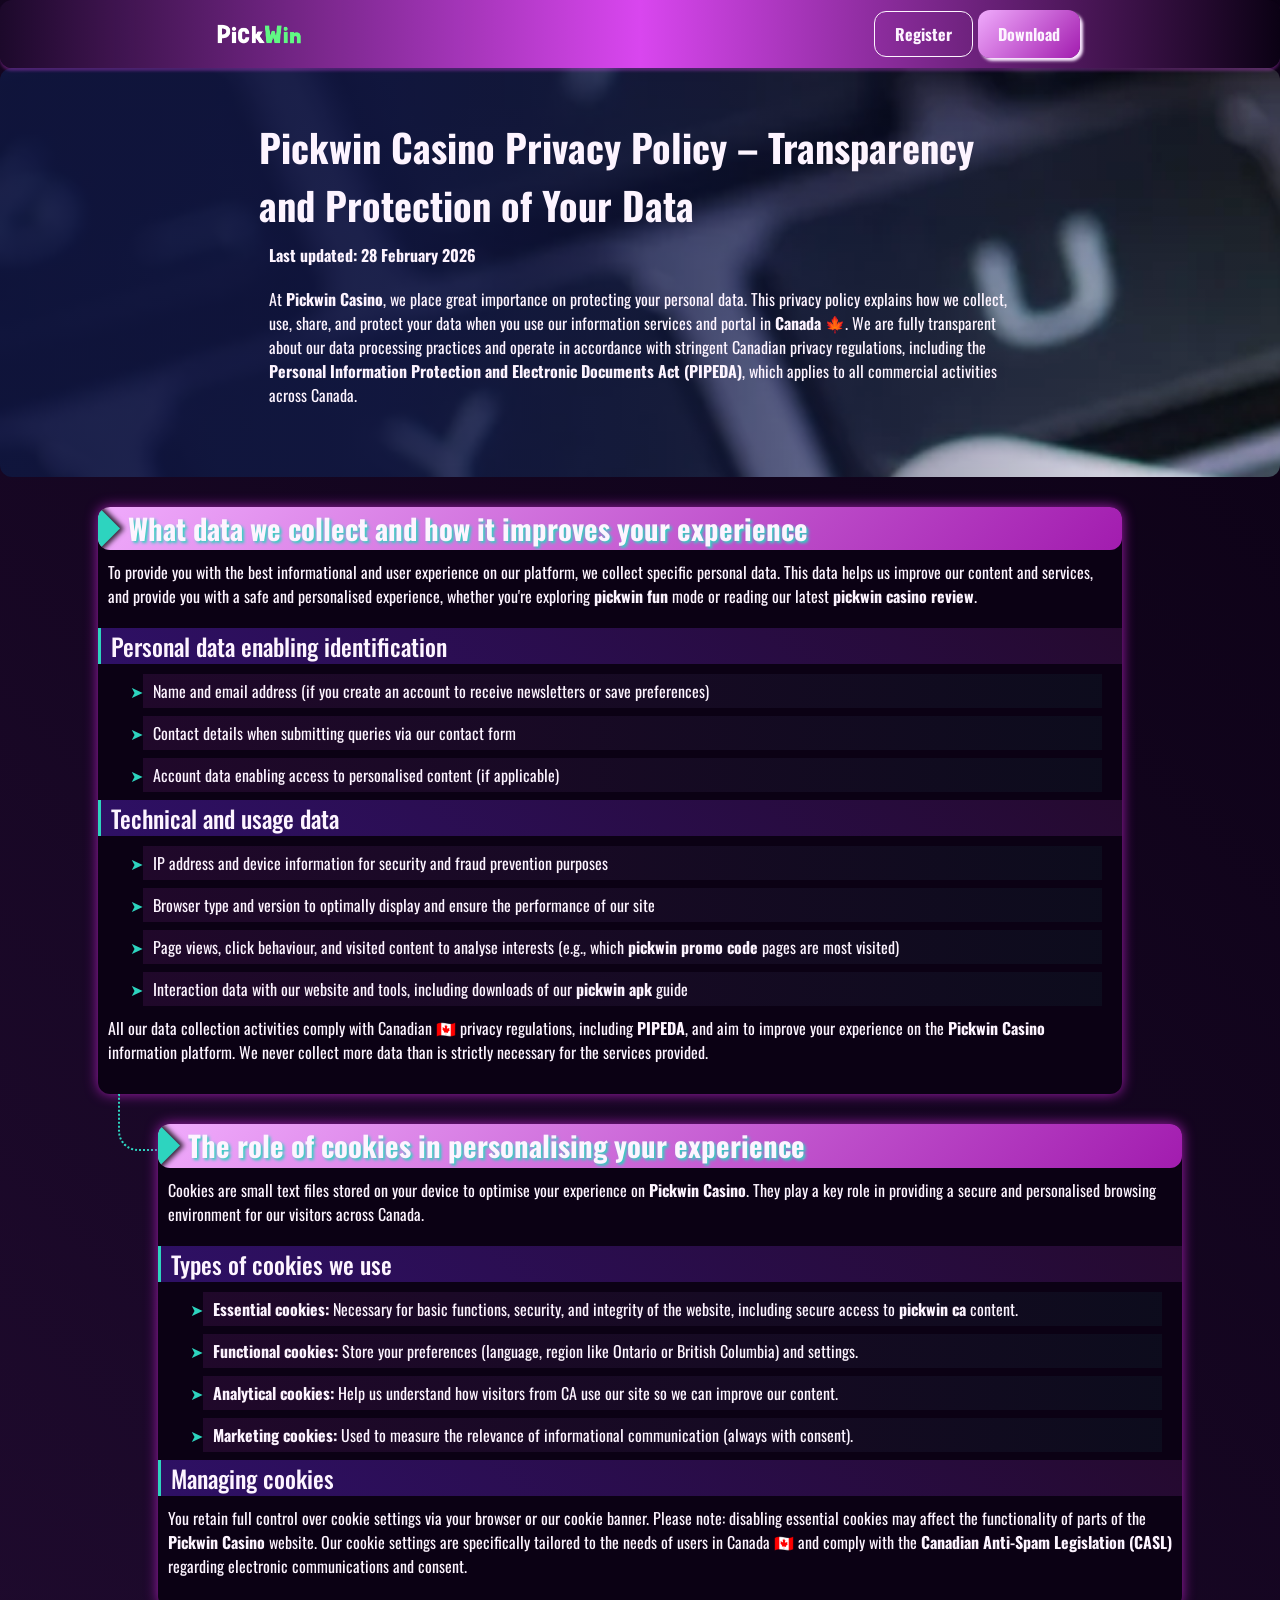
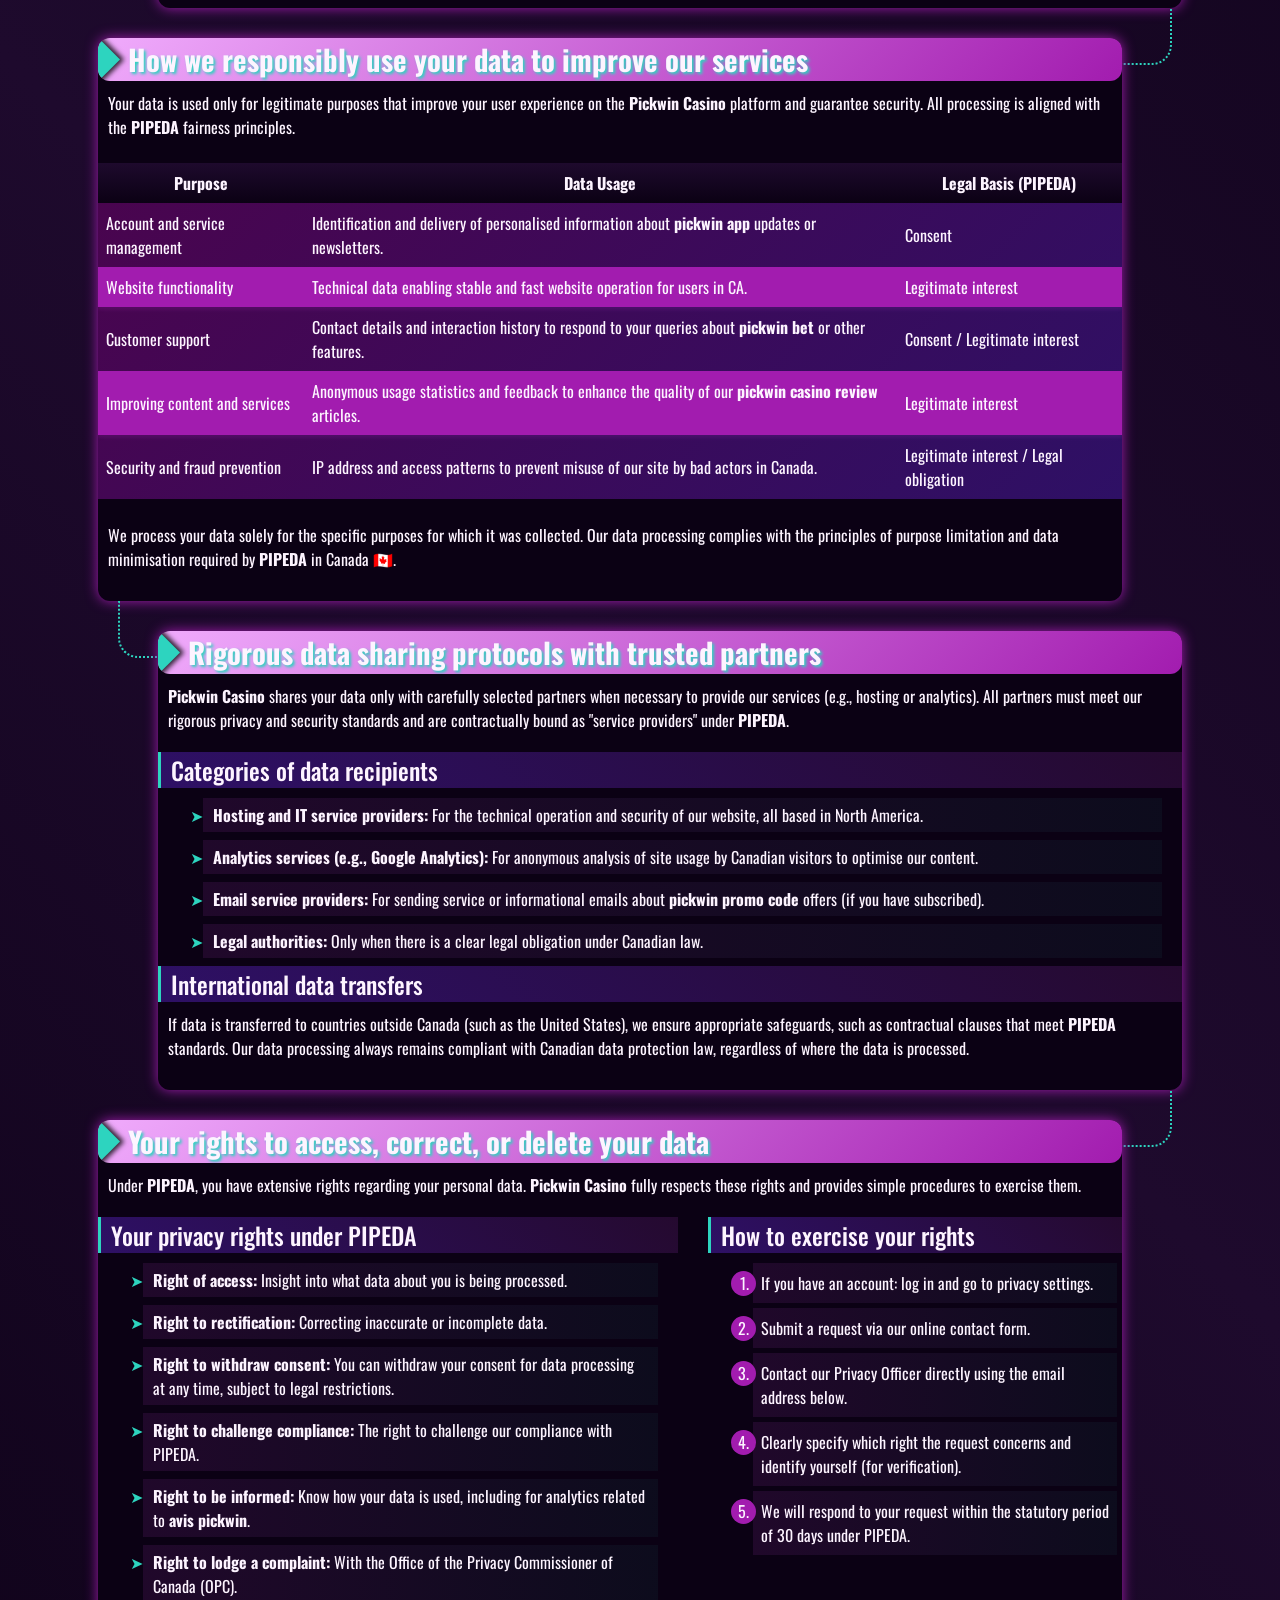
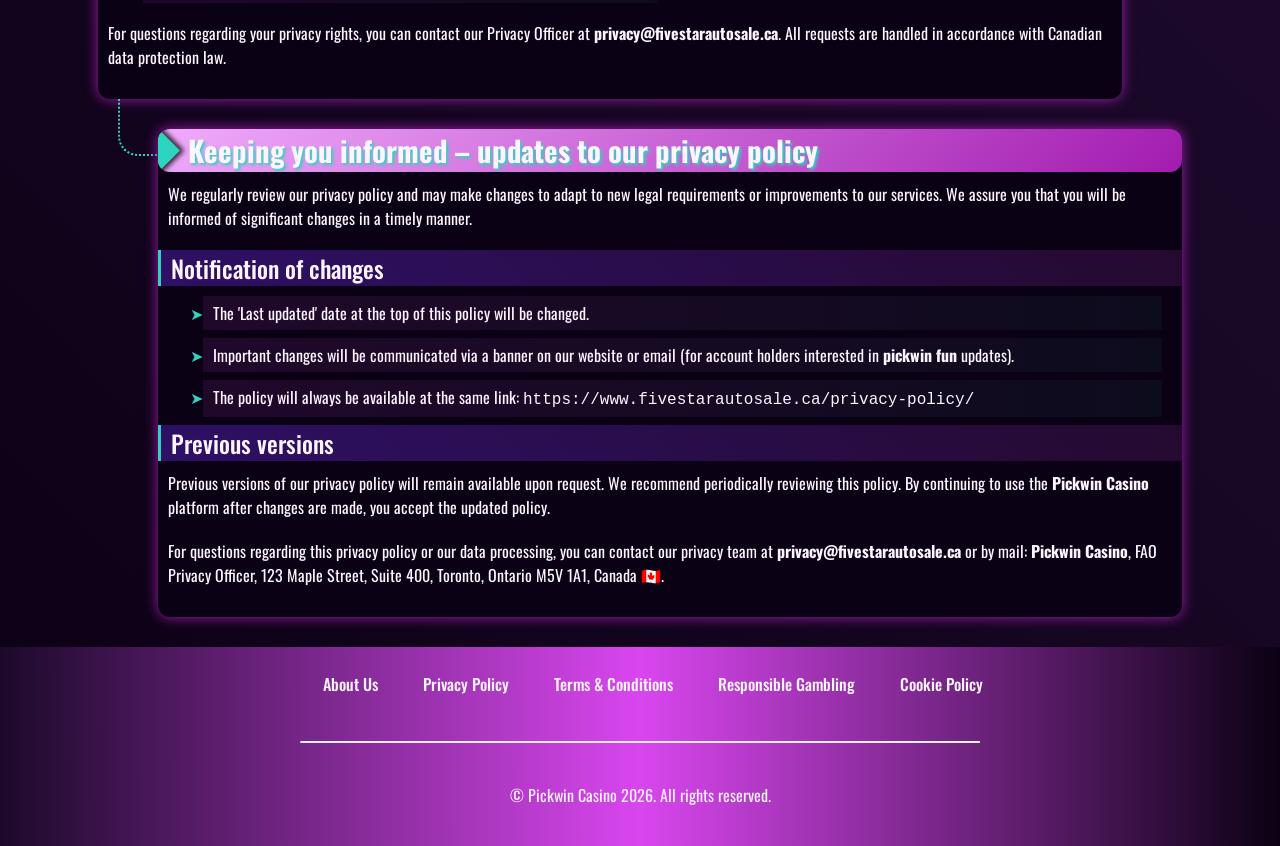
<file: privacy-policy/index.html>
<!DOCTYPE html>
<html lang="en">

<head>
    <meta charset="UTF-8">
    <meta name="viewport" content="width=device-width, initial-scale=1.0">
    <link rel="stylesheet" href="/style.css">
    <link rel="shortcut icon" href="/favicon.ico" type="image/x-icon">
    <title>Pickwin Casino – Privacy Policy - Transparency and Protection of Your Data</title>
    <meta name="description"
        content="Pickwin Casino guarantees full transparency in data processing. Learn how we safely collect, protect, and use your data for a safer and more personalised user experience in Canada.">
    <meta name="googlebot" content="index,follow,noarchive">


    <link rel="canonical" href="https://www.fivestarautosale.ca/privacy-policy/">


    <meta property="og:type" content="website" />
    <meta property="og:title" content="Pickwin Casino – Privacy Policy - Transparency and Protection of Your Data" />
    <meta property="og:description"
        content="Pickwin Casino guarantees full transparency in data processing for Canadian players." />
    <meta property="og:url" content="https://www.fivestarautosale.ca/privacy-policy/" />
    <meta property="og:site_name" content="Pickwin Casino" />
    <meta property="og:image" content="https://www.fivestarautosale.ca/img/1.webp" />
    <meta property="og:locale" content="en_CA" />


    <meta name="twitter:card" content="summary_large_image" />
    <meta name="twitter:title" content="Pickwin Casino – Privacy Policy - Transparency and Protection of Your Data" />
    <meta name="twitter:description"
        content="Pickwin Casino guarantees full transparency in data processing for Canadian players." />
    <meta name="twitter:image" content="https://www.fivestarautosale.ca/img/1.webp" />


    <script type="application/ld+json">
    {
        "@context": "https://schema.org",
        "@type": "WebPage",
        "name": "Pickwin Casino Privacy Policy",
        "description": "Pickwin Casino privacy policy - transparent data protection for users in Canada.",
        "url": "https://www.fivestarautosale.ca/privacy-policy/",
        "inLanguage": "en-CA",
        "publisher": {
            "@type": "Organization",
            "name": "Pickwin Casino",
            "logo": {
                "@type": "ImageObject",
                "url": "https://www.fivestarautosale.ca/img/logo.webp"
            }
        }
    }
    </script>
</head>

<body>

    <header>
        <div class="logo">

            <a href="/"><img src="/img/logo.webp" alt="Pickwin Casino logo" width="140" height="70"></a>
        </div>

        <div class="header-btn">
            <a href="/play/" rel="nofollow" content="noindex" class="h-violet-btn">Register</a>
            <a href="/play/" rel="nofollow" content="noindex" class="h-accent-btn">Download</a>
        </div>
    </header>

    <main>
        <div class="promo">
            <div class="promo-l">

                <h1>Pickwin Casino Privacy Policy – Transparency and Protection of Your Data</h1>
                <p class="txt">
                    <strong>Last updated: 28 February 2026</strong>
                </p>
                <p class="txt">
                    At <strong>Pickwin Casino</strong>, we place great importance on protecting your personal data.
                    This privacy policy explains how we collect, use, share, and protect your data when you use our
                    information services and portal in <strong>Canada</strong> 🍁. We are fully transparent about our
                    data
                    processing practices and operate in accordance with stringent Canadian privacy regulations,
                    including the <strong>Personal Information Protection and Electronic Documents Act
                        (PIPEDA)</strong>, which applies to all commercial activities across Canada.
                </p>
            </div>
        </div>

        <div class="wrapper">

            <div class="container">
                <div class="container__header">
                    <h2>What data we collect and how it improves your experience</h2>
                </div>
                <p class="txt">
                    To provide you with the best informational and user experience on our platform, we collect specific
                    personal data. This data helps us improve our content and services, and provide you with a safe and
                    personalised experience, whether you're exploring <strong>pickwin fun</strong> mode or reading our
                    latest <strong>pickwin casino review</strong>.
                </p>

                <h3>Personal data enabling identification</h3>

                <ul>
                    <li>Name and email address (if you create an account to receive newsletters or save preferences)
                    </li>
                    <li>Contact details when submitting queries via our contact form</li>
                    <li>Account data enabling access to personalised content (if applicable)</li>
                </ul>

                <h3>Technical and usage data</h3>
                <ul>
                    <li>IP address and device information for security and fraud prevention purposes</li>
                    <li>Browser type and version to optimally display and ensure the performance of our site</li>
                    <li>Page views, click behaviour, and visited content to analyse interests (e.g., which
                        <strong>pickwin promo code</strong> pages are most visited)
                    </li>
                    <li>Interaction data with our website and tools, including downloads of our <strong>pickwin
                            apk</strong> guide</li>
                </ul>

                <p class="txt">
                    All our data collection activities comply with Canadian 🇨🇦 privacy regulations, including
                    <strong>PIPEDA</strong>, and aim to
                    improve your experience on the <strong>Pickwin Casino</strong> information platform. We never
                    collect
                    more data than is strictly necessary for the services provided.
                </p>
            </div>


            <div class="container">
                <div class="container__header">
                    <h2>The role of cookies in personalising your experience</h2>
                </div>
                <p class="txt">
                    Cookies are small text files stored on your device to optimise your experience on <strong>Pickwin
                        Casino</strong>. They play a key role in providing a secure and personalised browsing
                    environment for our visitors across Canada.
                </p>

                <h3>Types of cookies we use</h3>
                <ul>
                    <li><strong>Essential cookies:</strong> Necessary for basic functions, security, and integrity of
                        the website, including secure access to <strong>pickwin ca</strong> content.</li>
                    <li><strong>Functional cookies:</strong> Store your preferences (language, region like Ontario or
                        British Columbia) and settings.</li>
                    <li><strong>Analytical cookies:</strong> Help us understand how visitors from CA use our site so we
                        can improve our content.</li>
                    <li><strong>Marketing cookies:</strong> Used to measure the relevance of informational communication
                        (always with consent).</li>
                </ul>

                <h3>Managing cookies</h3>
                <p class="txt">
                    You retain full control over cookie settings via your browser or our cookie banner. Please note:
                    disabling essential cookies may affect the functionality of parts of the <strong>Pickwin
                        Casino</strong> website. Our cookie settings are specifically tailored to the needs of users in
                    Canada 🇨🇦 and comply with the <strong>Canadian Anti-Spam Legislation (CASL)</strong> regarding
                    electronic communications and consent.
                </p>
            </div>


            <div class="container">
                <div class="container__header">
                    <h2>How we responsibly use your data to improve our services</h2>
                </div>
                <p class="txt">
                    Your data is used only for legitimate purposes that improve your user experience on the
                    <strong>Pickwin
                        Casino</strong> platform and guarantee security. All processing is aligned with the
                    <strong>PIPEDA</strong> fairness principles.
                </p>


                <div class="table-wrapper">
                    <table>
                        <thead>
                            <tr>
                                <th>Purpose</th>
                                <th>Data Usage</th>
                                <th>Legal Basis (PIPEDA)</th>
                            </tr>
                        </thead>
                        <tbody>
                            <tr>
                                <td>Account and service management</td>
                                <td>Identification and delivery of personalised information about <strong>pickwin
                                        app</strong> updates or newsletters.</td>
                                <td>Consent</td>
                            </tr>
                            <tr>
                                <td>Website functionality</td>
                                <td>Technical data enabling stable and fast website operation for users in CA.</td>
                                <td>Legitimate interest</td>
                            </tr>
                            <tr>
                                <td>Customer support</td>
                                <td>Contact details and interaction history to respond to your queries about
                                    <strong>pickwin bet</strong> or other features.
                                </td>
                                <td>Consent / Legitimate interest</td>
                            </tr>
                            <tr>
                                <td>Improving content and services</td>
                                <td>Anonymous usage statistics and feedback to enhance the quality of our
                                    <strong>pickwin casino review</strong> articles.
                                </td>
                                <td>Legitimate interest</td>
                            </tr>
                            <tr>
                                <td>Security and fraud prevention</td>
                                <td>IP address and access patterns to prevent misuse of our site by bad actors in
                                    Canada.</td>
                                <td>Legitimate interest / Legal obligation</td>
                            </tr>
                        </tbody>
                    </table>
                </div>

                <p class="txt">
                    We process your data solely for the specific purposes for which it was collected. Our data
                    processing complies with the principles of purpose limitation and data minimisation required by
                    <strong>PIPEDA</strong> in Canada 🇨🇦.
                </p>
            </div>


            <div class="container">
                <div class="container__header">
                    <h2>Rigorous data sharing protocols with trusted partners</h2>
                </div>
                <p class="txt">
                    <strong>Pickwin Casino</strong> shares your data only with carefully selected partners when
                    necessary
                    to provide our services (e.g., hosting or analytics). All partners must meet our rigorous privacy
                    and security standards and are contractually bound as "service providers" under
                    <strong>PIPEDA</strong>.
                </p>

                <h3>Categories of data recipients</h3>
                <ul>
                    <li><strong>Hosting and IT service providers:</strong> For the technical operation and security of
                        our website, all based in North America.</li>
                    <li><strong>Analytics services (e.g., Google Analytics):</strong> For anonymous analysis of site
                        usage by Canadian visitors to optimise our content.</li>
                    <li><strong>Email service providers:</strong> For sending service or informational emails about
                        <strong>pickwin promo code</strong> offers (if you have subscribed).
                    </li>
                    <li><strong>Legal authorities:</strong> Only when there is a clear legal obligation under Canadian
                        law.</li>
                </ul>

                <h3>International data transfers</h3>
                <p class="txt">
                    If data is transferred to countries outside Canada (such as the United States), we ensure
                    appropriate
                    safeguards, such as contractual clauses that meet <strong>PIPEDA</strong> standards. Our data
                    processing always remains compliant
                    with Canadian data protection law, regardless of where the data is processed.
                </p>
            </div>


            <div class="container">
                <div class="container__header">
                    <h2>Your rights to access, correct, or delete your data</h2>
                </div>
                <p class="txt">
                    Under <strong>PIPEDA</strong>, you have extensive rights regarding your personal data.
                    <strong>Pickwin Casino</strong> fully respects these rights and provides simple procedures to
                    exercise
                    them.
                </p>


                <div class="comparison-list">
                    <div>
                        <h3>Your privacy rights under PIPEDA</h3>

                        <ul>
                            <li><strong>Right of access:</strong> Insight into what data about you is being processed.
                            </li>
                            <li><strong>Right to rectification:</strong> Correcting inaccurate or incomplete data.</li>
                            <li><strong>Right to withdraw consent:</strong> You can withdraw your consent for data
                                processing at any time, subject to legal restrictions.</li>
                            <li><strong>Right to challenge compliance:</strong> The right to challenge our compliance
                                with PIPEDA.</li>
                            <li><strong>Right to be informed:</strong> Know how your data is used, including for
                                analytics related to <strong>avis pickwin</strong>.</li>
                            <li><strong>Right to lodge a complaint:</strong> With the Office of the Privacy Commissioner
                                of Canada (OPC).</li>
                        </ul>
                    </div>

                    <div>
                        <h3>How to exercise your rights</h3>

                        <ol>
                            <li>If you have an account: log in and go to privacy settings.</li>
                            <li>Submit a request via our online <a href="/contact/">contact form</a>.</li>
                            <li>Contact our Privacy Officer directly using the email address below.</li>
                            <li>Clearly specify which right the request concerns and identify yourself (for
                                verification).</li>
                            <li>We will respond to your request within the statutory period of 30 days under PIPEDA.
                            </li>
                        </ol>
                    </div>
                </div>

                <p class="txt">
                    For questions regarding your privacy rights, you can contact our Privacy Officer at
                    <strong>privacy@fivestarautosale.ca</strong>. All requests are handled in accordance with Canadian
                    data protection law.
                </p>
            </div>


            <div class="container">
                <div class="container__header">
                    <h2>Keeping you informed – updates to our privacy policy</h2>
                </div>
                <p class="txt">
                    We regularly review our privacy policy and may make changes to adapt to new legal requirements or
                    improvements to our services. We assure you that you will be informed of significant changes in a
                    timely manner.
                </p>

                <h3>Notification of changes</h3>
                <ul>
                    <li>The 'Last updated' date at the top of this policy will be changed.</li>
                    <li>Important changes will be communicated via a banner on our website or email (for account holders
                        interested in <strong>pickwin fun</strong> updates).</li>
                    <li>The policy will always be available at the same link:
                        <code>https://www.fivestarautosale.ca/privacy-policy/</code>
                    </li>
                </ul>

                <h3>Previous versions</h3>
                <p class="txt">
                    Previous versions of our privacy policy will remain available upon request. We recommend
                    periodically reviewing this policy. By continuing to use the <strong>Pickwin Casino</strong>
                    platform
                    after changes are made, you accept the updated policy.
                </p>

                <p class="txt">
                    For questions regarding this privacy policy or our data processing, you can contact our privacy team
                    at <strong>privacy@fivestarautosale.ca</strong> or by mail: <strong>Pickwin Casino</strong>, FAO
                    Privacy Officer,
                    123 Maple Street, Suite 400, Toronto, Ontario M5V 1A1, Canada 🇨🇦.
                </p>
            </div>
        </div>
    </main>

    <footer>
        <ul class="f-nav">
            <li>
                <a href="/about-us/">About Us</a>
            </li>
            <li>
                <a href="/privacy-policy/">Privacy Policy</a>
            </li>
            <li>
                <a href="/terms-and-conditions/">Terms & Conditions</a>
            </li>
            <li>
                <a href="/responsible-gambling/">Responsible Gambling</a>
            </li>
            <li>
                <a href="/cookie-policy/">Cookie Policy</a>
            </li>
        </ul>

        <hr>


        <p class="txt">
            © Pickwin Casino 2026. All rights reserved.
        </p>
    </footer>
</body>

</html>
</file>
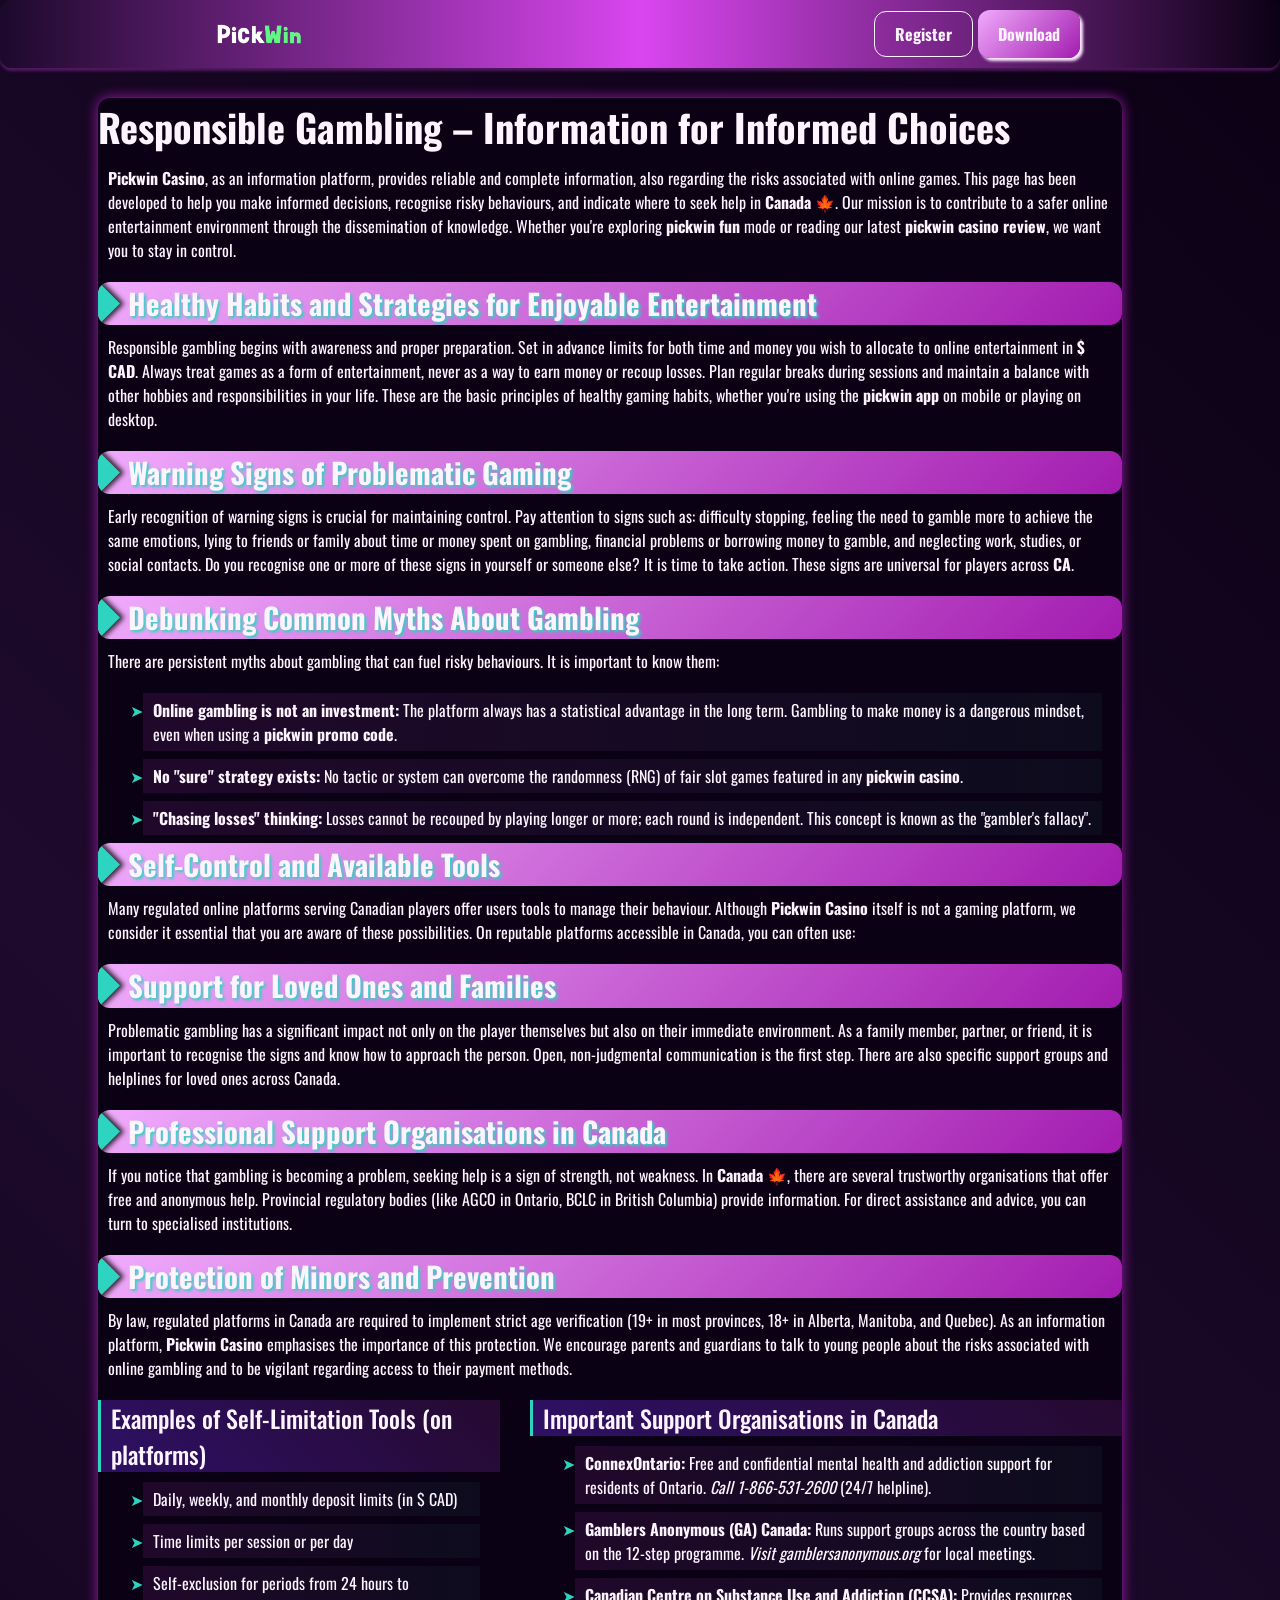
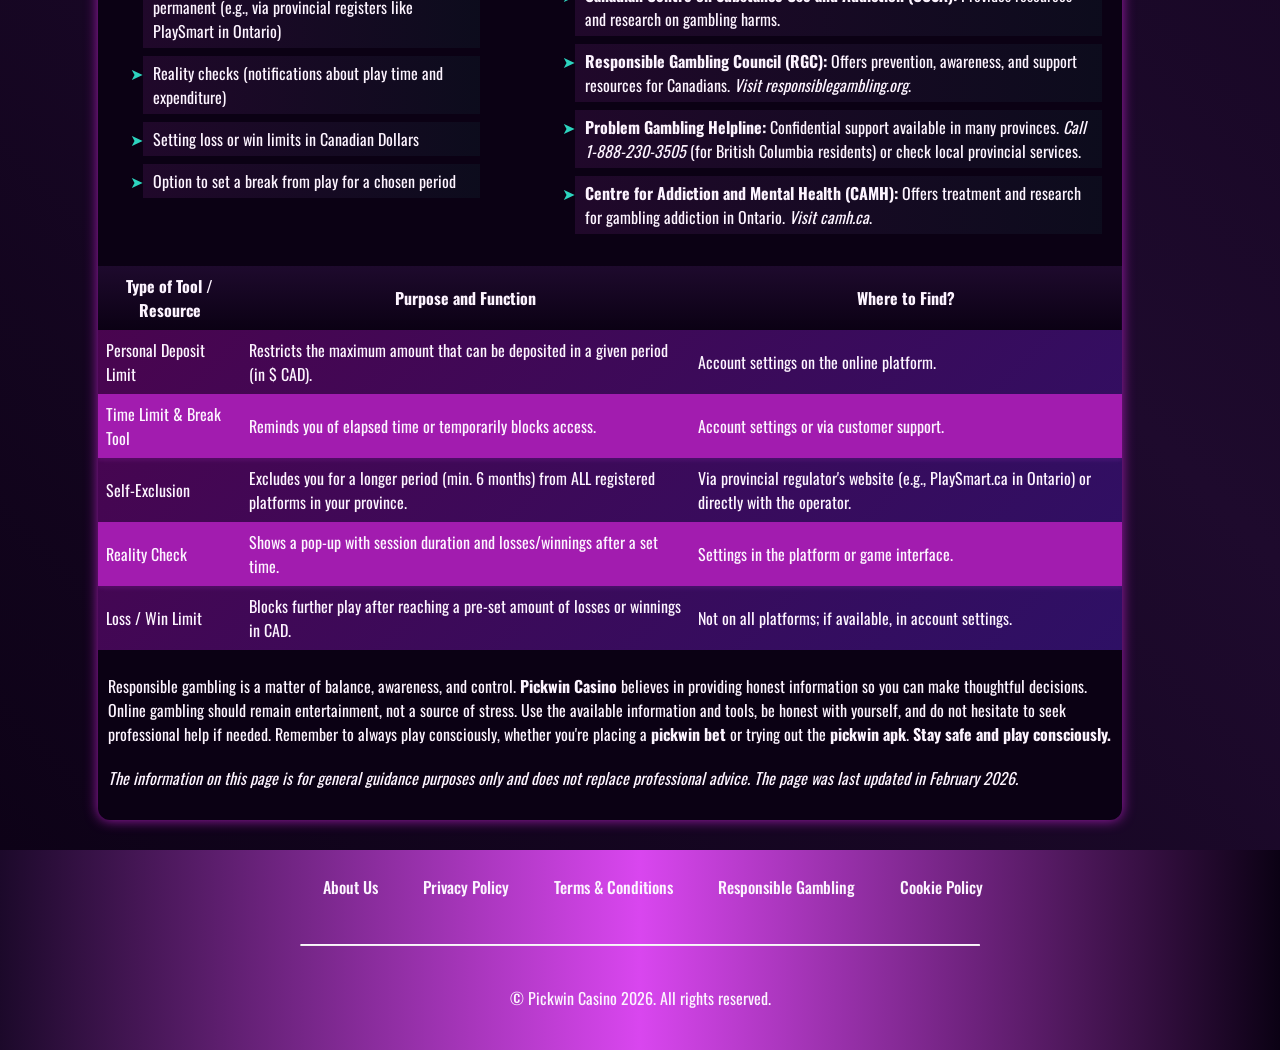
<file: responsible-gambling/index.html>
<!DOCTYPE html>
<html lang="en">

<head>
    <meta charset="UTF-8">
    <meta name="viewport" content="width=device-width, initial-scale=1.0">
    <link rel="stylesheet" href="/style.css">
    <link rel="shortcut icon" href="/favicon.ico" type="image/x-icon">
    <title>Responsible Gambling – Information and Support via Pickwin Casino</title>
    <meta name="description"
        content="Pickwin Casino provides information on responsible gambling. Learn to recognise risky behaviours, find self-control tools, and discover professional support organisations in Canada for safe and conscious enjoyment of online entertainment.">
    <meta name="googlebot" content="index,follow,noarchive">


    <link rel="canonical" href="https://www.fivestarautosale.ca/responsible-gambling/">


    <meta property="og:type" content="website" />
    <meta property="og:title" content="Responsible Gambling – Information and Support via Pickwin Casino" />
    <meta property="og:description"
        content="Pickwin Casino provides information on responsible gambling. Learn to recognise risky behaviours and find effective self-control tools for Canadian players." />
    <meta property="og:url" content="https://www.fivestarautosale.ca/responsible-gambling/" />
    <meta property="og:site_name" content="Pickwin Casino" />
    <meta property="og:image" content="https://www.fivestarautosale.ca/img/1.webp" />
    <meta property="og:locale" content="en_CA" />


    <meta name="twitter:card" content="summary" />
    <meta name="twitter:title" content="Responsible Gambling – Information from Pickwin Casino" />
    <meta name="twitter:description"
        content="Strategies and tools for healthy and conscious enjoyment of online entertainment, developed by Pickwin Casino for players in Canada." />
    <meta name="twitter:image" content="https://www.fivestarautosale.ca/img/1.webp" />
</head>

<body>

    <header>
        <div class="logo">

            <a href="/"><img src="/img/logo.webp" alt="Pickwin Casino logo" width="140" height="70"></a>
        </div>

        <div class="header-btn">
            <a href="/play/" rel="nofollow" content="noindex" class="h-violet-btn">Register</a>
            <a href="/play/" rel="nofollow" content="noindex" class="h-accent-btn">Download</a>
        </div>
    </header>

    <main>
        <div class="wrapper">
            <div class="container">

                <h1>Responsible Gambling – Information for Informed Choices</h1>
                <p class="txt">
                    <strong>Pickwin Casino</strong>, as an information platform, provides reliable and complete
                    information, also regarding
                    the risks associated with online games. This page has been developed to help you make informed
                    decisions, recognise risky behaviours, and indicate where to seek help in <strong>Canada</strong>
                    🍁.
                    Our mission is to contribute to a safer online entertainment environment through the dissemination
                    of knowledge. Whether you're exploring <strong>pickwin fun</strong> mode or reading our latest
                    <strong>pickwin casino review</strong>, we want you to stay in control.
                </p>

                <div class="container__header">
                    <h2>Healthy Habits and Strategies for Enjoyable Entertainment</h2>
                </div>
                <p class="txt">
                    Responsible gambling begins with awareness and proper preparation. Set in advance limits for both
                    time and money you wish to allocate to online entertainment in <strong>$ CAD</strong>. Always treat
                    games as a form of
                    entertainment, never as a way to earn money or recoup losses. Plan regular breaks during sessions
                    and maintain a balance with other hobbies and responsibilities in your life. These are the basic
                    principles of healthy gaming habits, whether you're using the <strong>pickwin app</strong> on mobile
                    or playing on desktop.
                </p>

                <div class="container__header">
                    <h2>Warning Signs of Problematic Gaming</h2>
                </div>
                <p class="txt">
                    Early recognition of warning signs is crucial for maintaining control. Pay attention to signs such
                    as: difficulty stopping, feeling the need to gamble more to achieve the same emotions, lying to
                    friends or family about time or money spent on gambling, financial problems or borrowing money to
                    gamble, and neglecting work, studies, or social contacts. Do you recognise one or more of these
                    signs in yourself or someone else? It is time to take action. These signs are universal for players
                    across <strong>CA</strong>.
                </p>

                <div class="container__header">
                    <h2>Debunking Common Myths About Gambling</h2>
                </div>
                <p class="txt">
                    There are persistent myths about gambling that can fuel risky behaviours. It is important to know
                    them:
                </p>

                <ul>
                    <li><strong>Online gambling is not an investment:</strong> The platform always has a statistical
                        advantage in the long term. Gambling to make money is a dangerous mindset, even when using a
                        <strong>pickwin promo code</strong>.
                    </li>
                    <li><strong>No "sure" strategy exists:</strong> No tactic or system can overcome the randomness
                        (RNG) of fair slot games featured in any <strong>pickwin casino</strong>.</li>
                    <li><strong>"Chasing losses" thinking:</strong> Losses cannot be recouped by playing longer or more;
                        each round is independent. This concept is known as the "gambler's fallacy".</li>
                </ul>

                <div class="container__header">
                    <h2>Self-Control and Available Tools</h2>
                </div>
                <p class="txt">
                    Many regulated online platforms serving Canadian players offer users tools to manage their
                    behaviour. Although
                    <strong>Pickwin Casino</strong> itself is not a gaming platform, we consider it essential that you
                    are
                    aware of these possibilities. On reputable platforms accessible in Canada, you can often use:
                </p>

                <div class="container__header">
                    <h2>Support for Loved Ones and Families</h2>
                </div>
                <p class="txt">
                    Problematic gambling has a significant impact not only on the player themselves but also on their
                    immediate environment. As a family member, partner, or friend, it is important to recognise the
                    signs and know how to approach the person. Open, non-judgmental communication is the first step.
                    There are also specific support groups and helplines for loved ones across Canada.
                </p>

                <div class="container__header">
                    <h2>Professional Support Organisations in Canada</h2>
                </div>
                <p class="txt">
                    If you notice that gambling is becoming a problem, seeking help is a sign of strength, not weakness.
                    In <strong>Canada</strong> 🍁, there are several trustworthy organisations that offer free and
                    anonymous help. Provincial regulatory bodies (like AGCO in Ontario, BCLC in British Columbia)
                    provide information.
                    For direct assistance and advice, you can turn to specialised institutions.
                </p>

                <div class="container__header">
                    <h2>Protection of Minors and Prevention</h2>
                </div>
                <p class="txt">
                    By law, regulated platforms in Canada are required to implement strict age verification (19+ in most
                    provinces, 18+ in Alberta, Manitoba, and Quebec). As an
                    information platform, <strong>Pickwin Casino</strong> emphasises the importance of this protection.
                    We
                    encourage parents and guardians to talk to young people about the risks associated with online
                    gambling and to be vigilant regarding access to their payment methods.
                </p>


                <div class="comparison-list">
                    <div>
                        <h3>Examples of Self-Limitation Tools (on platforms)</h3>

                        <ul>
                            <li>Daily, weekly, and monthly deposit limits (in $ CAD)</li>
                            <li>Time limits per session or per day</li>
                            <li>Self-exclusion for periods from 24 hours to permanent (e.g., via provincial registers
                                like PlaySmart in Ontario)</li>
                            <li>Reality checks (notifications about play time and expenditure)</li>
                            <li>Setting loss or win limits in Canadian Dollars</li>
                            <li>Option to set a break from play for a chosen period</li>
                        </ul>
                    </div>

                    <div>
                        <h3>Important Support Organisations in Canada</h3>

                        <ul>
                            <li><strong>ConnexOntario:</strong> Free and confidential mental health and addiction
                                support for residents of Ontario.
                                <em>Call 1-866-531-2600</em> (24/7 helpline).
                            </li>
                            <li><strong>Gamblers Anonymous (GA) Canada:</strong> Runs support groups across the country
                                based on the
                                12-step programme. <em>Visit gamblersanonymous.org</em> for local meetings.</li>
                            <li><strong>Canadian Centre on Substance Use and Addiction (CCSA):</strong> Provides
                                resources and research on gambling harms.</li>
                            <li><strong>Responsible Gambling Council (RGC):</strong> Offers prevention, awareness, and
                                support resources for Canadians.
                                <em>Visit responsiblegambling.org</em>.
                            </li>
                            <li><strong>Problem Gambling Helpline:</strong> Confidential support available in many
                                provinces.
                                <em>Call 1-888-230-3505</em> (for British Columbia residents) or check local provincial
                                services.
                            </li>
                            <li><strong>Centre for Addiction and Mental Health (CAMH):</strong> Offers treatment and
                                research for gambling addiction in Ontario.
                                <em>Visit camh.ca</em>.
                            </li>
                        </ul>
                    </div>
                </div>


                <div class="table-wrapper">
                    <table>
                        <thead>
                            <tr>
                                <th>Type of Tool / Resource</th>
                                <th>Purpose and Function</th>
                                <th>Where to Find?</th>
                            </tr>
                        </thead>
                        <tbody>
                            <tr>
                                <td>Personal Deposit Limit</td>
                                <td>Restricts the maximum amount that can be deposited in a given period (in $ CAD).
                                </td>
                                <td>Account settings on the online platform.</td>
                            </tr>
                            <tr>
                                <td>Time Limit & Break Tool</td>
                                <td>Reminds you of elapsed time or temporarily blocks access.</td>
                                <td>Account settings or via customer support.</td>
                            </tr>
                            <tr>
                                <td>Self-Exclusion</td>
                                <td>Excludes you for a longer period (min. 6 months) from ALL registered platforms in
                                    your province.</td>
                                <td>Via provincial regulator's website (e.g., PlaySmart.ca in Ontario) or directly with
                                    the operator.</td>
                            </tr>
                            <tr>
                                <td>Reality Check</td>
                                <td>Shows a pop-up with session duration and losses/winnings after a set time.</td>
                                <td>Settings in the platform or game interface.</td>
                            </tr>
                            <tr>
                                <td>Loss / Win Limit</td>
                                <td>Blocks further play after reaching a pre-set amount of losses or winnings in CAD.
                                </td>
                                <td>Not on all platforms; if available, in account settings.</td>
                            </tr>
                        </tbody>
                    </table>
                </div>

                <p class="txt">
                    Responsible gambling is a matter of balance, awareness, and control. <strong>Pickwin Casino</strong>
                    believes in
                    providing honest information so you can make thoughtful decisions. Online gambling should remain
                    entertainment, not a source of stress. Use the available information and tools, be honest with
                    yourself, and do not hesitate to seek professional help if needed. Remember to always play
                    consciously, whether you're placing a <strong>pickwin bet</strong> or trying out the <strong>pickwin
                        apk</strong>.
                    <strong>Stay safe and play consciously.</strong>
                </p>
                <p class="txt"><em>The information on this page is for general guidance purposes only and does not
                        replace professional advice. The page was last updated in February 2026.</em></p>
            </div>
        </div>
    </main>

    <footer>
        <ul class="f-nav">
            <li>
                <a href="/about-us/">About Us</a>
            </li>
            <li>
                <a href="/privacy-policy/">Privacy Policy</a>
            </li>
            <li>
                <a href="/terms-and-conditions/">Terms & Conditions</a>
            </li>
            <li>
                <a href="/responsible-gambling/">Responsible Gambling</a>
            </li>
            <li>
                <a href="/cookie-policy/">Cookie Policy</a>
            </li>
        </ul>

        <hr>


        <p class="txt">
            © Pickwin Casino 2026. All rights reserved.
        </p>
    </footer>
</body>

</html>
</file>
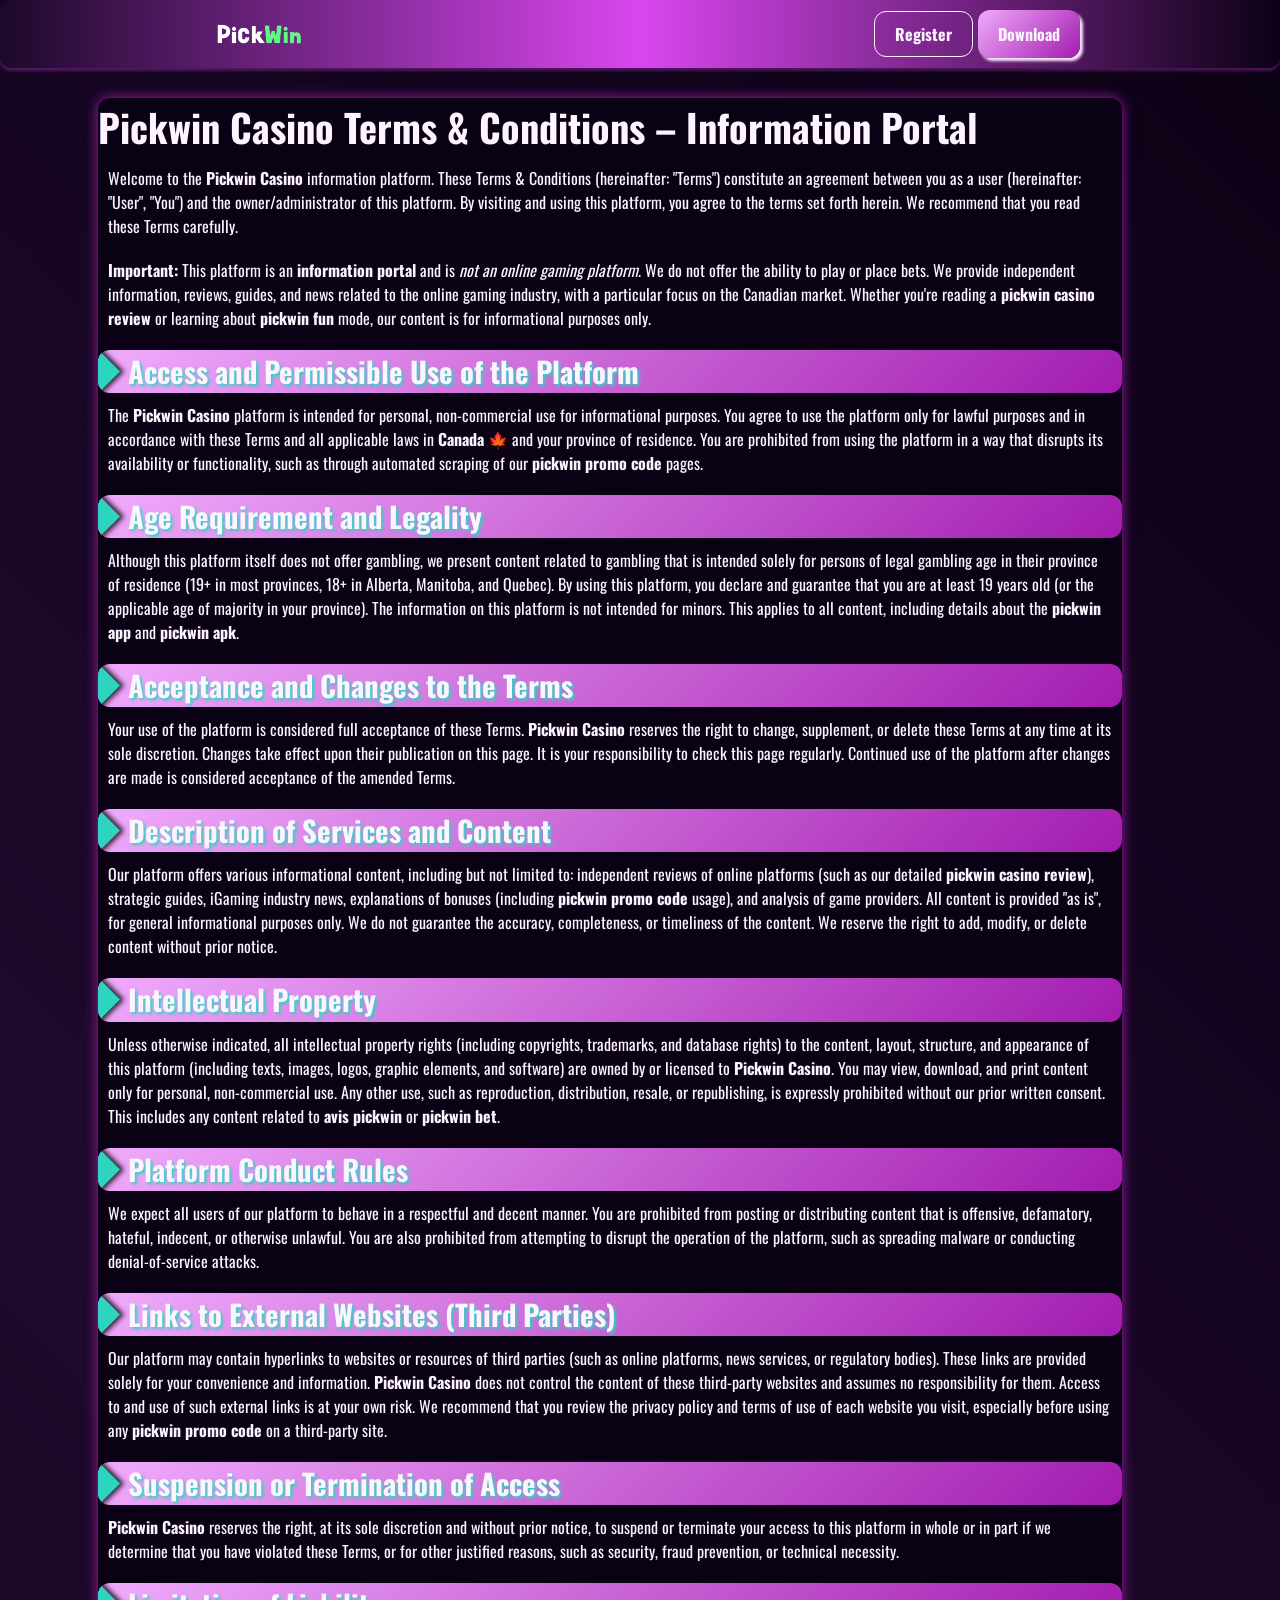
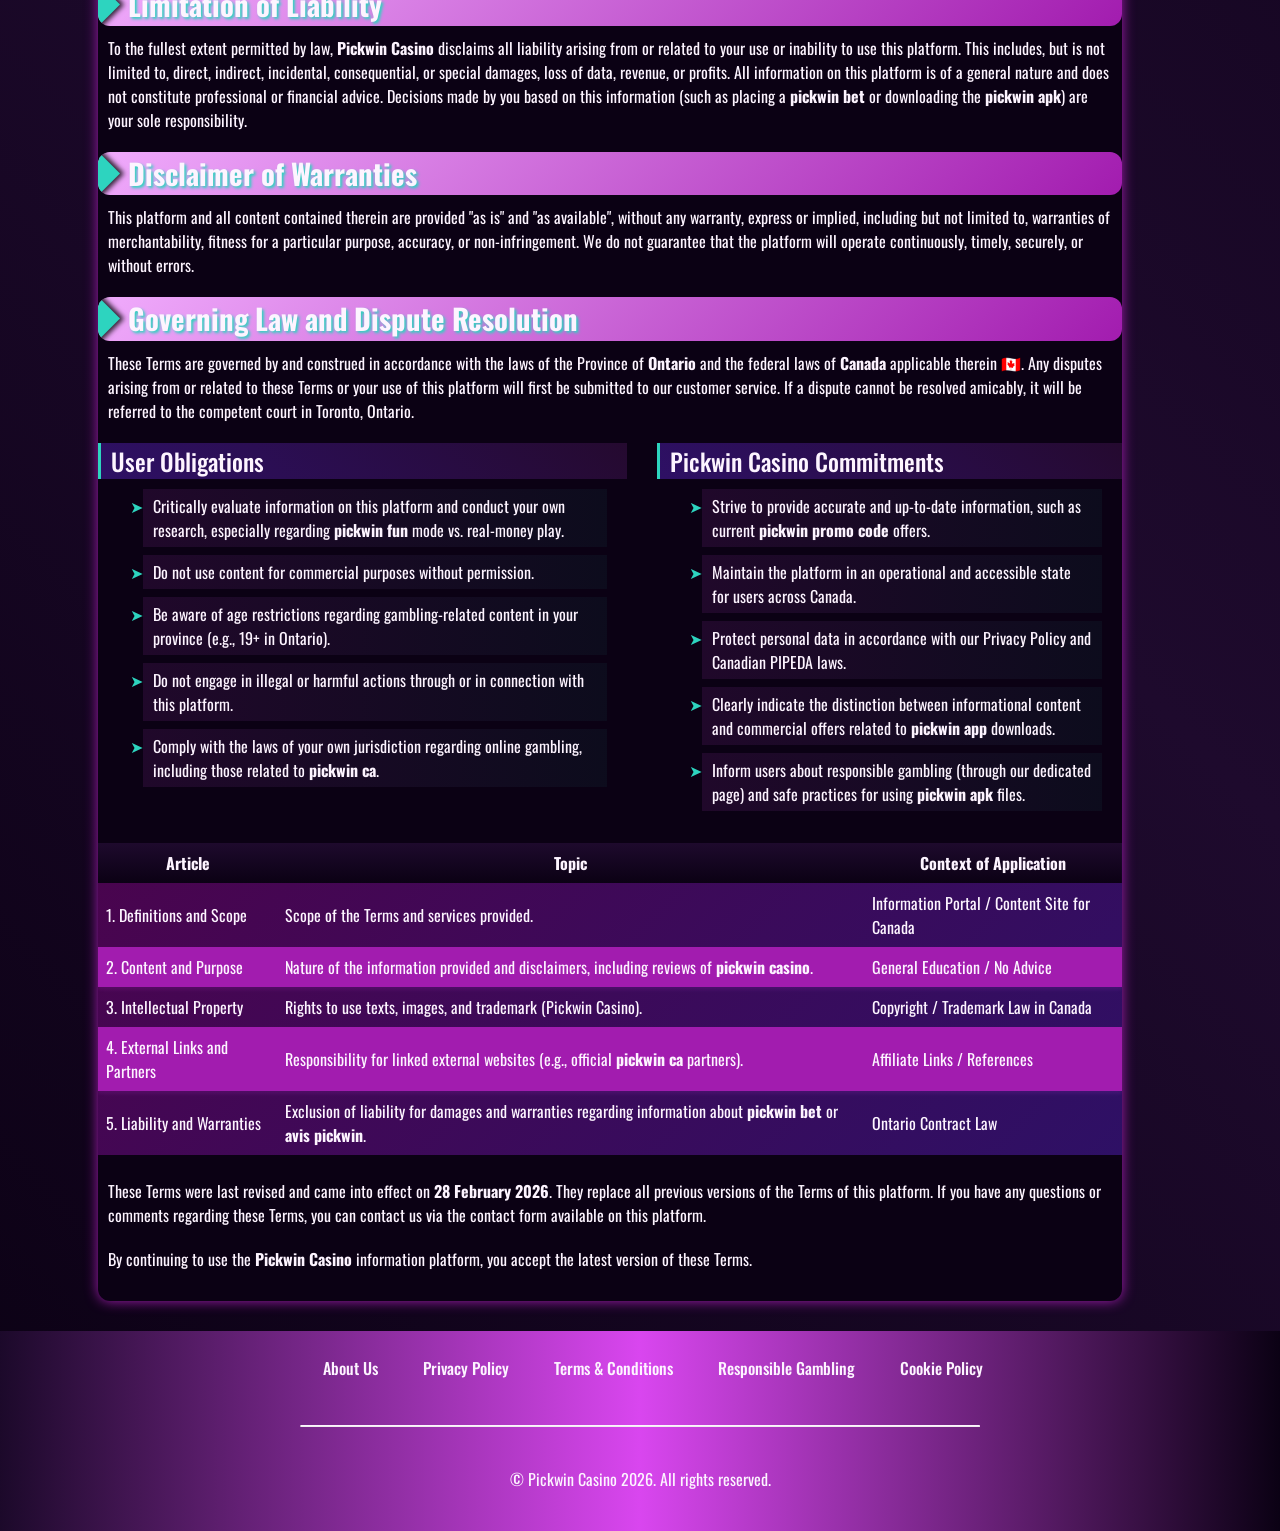
<file: terms-and-conditions/index.html>
<!DOCTYPE html>
<html lang="en">

<head>
    <meta charset="UTF-8">
    <meta name="viewport" content="width=device-width, initial-scale=1.0">
    <link rel="stylesheet" href="/style.css">
    <link rel="shortcut icon" href="/favicon.ico" type="image/x-icon">
    <title>Terms & Conditions – Pickwin Casino Information Platform</title>
    <meta name="description"
        content="By using the Pickwin Casino platform, you accept these Terms & Conditions, which define our services, describe your rights, and promote responsible use of our information for Canadian users.">
    <meta name="googlebot" content="index,follow,noarchive">


    <link rel="canonical" href="https://www.fivestarautosale.ca/terms-and-conditions/">


    <meta property="og:type" content="website" />
    <meta property="og:title" content="Terms & Conditions – Pickwin Casino Information Platform" />
    <meta property="og:description"
        content="Review the Terms & Conditions of the Pickwin Casino information platform for a clear understanding of the scope of services provided to Canadian users." />
    <meta property="og:url" content="https://www.fivestarautosale.ca/terms-and-conditions/" />
    <meta property="og:site_name" content="Pickwin Casino" />
    <meta property="og:image" content="https://www.fivestarautosale.ca/img/1.webp" />
    <meta property="og:locale" content="en_CA" />


    <meta name="twitter:card" content="summary" />
    <meta name="twitter:title" content="Terms & Conditions - Pickwin Casino" />
    <meta name="twitter:description"
        content="Official terms of use for the Pickwin Casino information portal serving Canada." />
    <meta name="twitter:image" content="https://www.fivestarautosale.ca/img/1.webp" />
</head>

<body>

    <header>
        <div class="logo">

            <a href="/"><img src="/img/logo.webp" alt="Pickwin Casino logo" width="140" height="70"></a>
        </div>

        <div class="header-btn">
            <a href="/play/" rel="nofollow" content="noindex" class="h-violet-btn">Register</a>
            <a href="/play/" rel="nofollow" content="noindex" class="h-accent-btn">Download</a>
        </div>
    </header>

    <main>
        <div class="wrapper">
            <div class="container">

                <h1>Pickwin Casino Terms & Conditions – Information Portal</h1>
                <p class="txt">
                    Welcome to the <strong>Pickwin Casino</strong> information platform. These Terms & Conditions
                    (hereinafter: "Terms") constitute an agreement between you as a user (hereinafter: "User", "You")
                    and the owner/administrator of this platform. By visiting and using this platform, you agree to the
                    terms set forth herein. We recommend that you read these Terms carefully.
                </p>
                <p class="txt">
                    <strong>Important:</strong> This platform is an <strong>information portal</strong> and is <em>not
                        an online gaming platform</em>. We do not offer the ability to play or place bets. We provide
                    independent information, reviews, guides, and news related to the online gaming industry, with a
                    particular focus on the Canadian market. Whether you're reading a <strong>pickwin casino
                        review</strong> or learning about <strong>pickwin fun</strong> mode, our content is for
                    informational purposes only.
                </p>

                <div class="container__header">
                    <h2>Access and Permissible Use of the Platform</h2>
                </div>
                <p class="txt">
                    The <strong>Pickwin Casino</strong> platform is intended for personal, non-commercial use for
                    informational purposes. You agree to use the platform only for lawful purposes and in accordance
                    with these Terms and all applicable laws in <strong>Canada</strong> 🍁 and your province of
                    residence. You
                    are prohibited from using the platform in a way that disrupts its availability or functionality,
                    such as through automated scraping of our <strong>pickwin promo code</strong> pages.
                </p>

                <div class="container__header">
                    <h2>Age Requirement and Legality</h2>
                </div>
                <p class="txt">
                    Although this platform itself does not offer gambling, we present content related to gambling that
                    is intended solely for persons of legal gambling age in their province of residence (19+ in most
                    provinces, 18+ in Alberta, Manitoba, and Quebec). By using this platform, you declare and guarantee
                    that you are at least 19 years old (or the applicable age of majority in your province). The
                    information on this platform is not intended for minors. This applies to all content, including
                    details about the <strong>pickwin app</strong> and <strong>pickwin apk</strong>.
                </p>

                <div class="container__header">
                    <h2>Acceptance and Changes to the Terms</h2>
                </div>
                <p class="txt">
                    Your use of the platform is considered full acceptance of these Terms.
                    <strong>Pickwin Casino</strong> reserves the right to change, supplement, or delete these Terms at
                    any
                    time at its sole discretion. Changes take effect upon their publication on this page. It is your
                    responsibility to check this page regularly. Continued use of the platform after changes are made is
                    considered acceptance of the amended Terms.
                </p>

                <div class="container__header">
                    <h2>Description of Services and Content</h2>
                </div>
                <p class="txt">
                    Our platform offers various informational content, including but not limited to: independent reviews
                    of online platforms (such as our detailed <strong>pickwin casino review</strong>), strategic guides,
                    iGaming industry news, explanations of bonuses (including <strong>pickwin promo code</strong>
                    usage), and analysis of game providers. All content is provided "as is", for general informational
                    purposes only. We do
                    not guarantee the accuracy, completeness, or timeliness of the content. We reserve the right to add,
                    modify, or delete content without prior notice.
                </p>

                <div class="container__header">
                    <h2>Intellectual Property</h2>
                </div>
                <p class="txt">
                    Unless otherwise indicated, all intellectual property rights (including copyrights, trademarks, and
                    database rights) to the content, layout, structure, and appearance of this platform (including
                    texts, images, logos, graphic elements, and software) are owned by or licensed to <strong>Pickwin
                        Casino</strong>. You may view, download, and print content only for personal, non-commercial
                    use. Any other use, such as reproduction, distribution, resale, or republishing, is expressly
                    prohibited without our prior written consent. This includes any content related to <strong>avis
                        pickwin</strong> or <strong>pickwin bet</strong>.
                </p>

                <div class="container__header">
                    <h2>Platform Conduct Rules</h2>
                </div>
                <p class="txt">
                    We expect all users of our platform to behave in a respectful and decent manner. You are prohibited
                    from posting or distributing content that is offensive, defamatory, hateful, indecent, or otherwise
                    unlawful. You are also prohibited from attempting to disrupt the operation of the platform, such as
                    spreading malware or conducting denial-of-service attacks.
                </p>

                <div class="container__header">
                    <h2>Links to External Websites (Third Parties)</h2>
                </div>
                <p class="txt">
                    Our platform may contain hyperlinks to websites or resources of third parties (such as online
                    platforms, news services, or regulatory bodies). These links are provided solely for your
                    convenience and information.
                    <strong>Pickwin Casino</strong> does not control the content of these third-party websites and
                    assumes
                    no responsibility for them. Access to and use of such external links is at your own risk. We
                    recommend that you review the privacy policy and terms of use of each website you visit, especially
                    before using any <strong>pickwin promo code</strong> on a third-party site.
                </p>

                <div class="container__header">
                    <h2>Suspension or Termination of Access</h2>
                </div>
                <p class="txt">
                    <strong>Pickwin Casino</strong> reserves the right, at its sole discretion and without prior notice,
                    to
                    suspend or terminate your access to this platform in whole or in part if we determine that you have
                    violated these Terms, or for other justified reasons, such as security, fraud prevention, or
                    technical necessity.
                </p>

                <div class="container__header">
                    <h2>Limitation of Liability</h2>
                </div>
                <p class="txt">
                    To the fullest extent permitted by law, <strong>Pickwin Casino</strong> disclaims all liability
                    arising
                    from or related to your use or inability to use this platform. This includes, but is not limited to,
                    direct, indirect, incidental, consequential, or special damages, loss of data, revenue, or profits.
                    All information on this platform is of a general nature and does not constitute professional or
                    financial advice. Decisions made by you based on this information (such as placing a <strong>pickwin
                        bet</strong> or downloading the <strong>pickwin apk</strong>) are your sole responsibility.
                </p>

                <div class="container__header">
                    <h2>Disclaimer of Warranties</h2>
                </div>
                <p class="txt">
                    This platform and all content contained therein are provided "as is" and "as available", without any
                    warranty, express or implied, including but not limited to, warranties of merchantability, fitness
                    for a particular purpose, accuracy, or non-infringement. We do not guarantee that the platform will
                    operate continuously, timely, securely, or without errors.
                </p>

                <div class="container__header">
                    <h2>Governing Law and Dispute Resolution</h2>
                </div>
                <p class="txt">
                    These Terms are governed by and construed in accordance with the laws of the Province of
                    <strong>Ontario</strong> and the federal laws of <strong>Canada</strong> applicable therein 🇨🇦.
                    Any
                    disputes arising from or related to these Terms or your use of this platform will first be submitted
                    to our customer service. If a dispute cannot be resolved amicably, it will be referred to the
                    competent court in Toronto, Ontario.
                </p>


                <div class="comparison-list">
                    <div>
                        <h3>User Obligations</h3>

                        <ul>
                            <li>Critically evaluate information on this platform and conduct your own research,
                                especially regarding <strong>pickwin fun</strong> mode vs. real-money play.</li>
                            <li>Do not use content for commercial purposes without permission.</li>
                            <li>Be aware of age restrictions regarding gambling-related content in your province (e.g.,
                                19+ in Ontario).</li>
                            <li>Do not engage in illegal or harmful actions through or in connection with this platform.
                            </li>
                            <li>Comply with the laws of your own jurisdiction regarding online gambling, including those
                                related to <strong>pickwin ca</strong>.</li>
                        </ul>
                    </div>

                    <div>
                        <h3>Pickwin Casino Commitments</h3>

                        <ul>
                            <li>Strive to provide accurate and up-to-date information, such as current <strong>pickwin
                                    promo code</strong> offers.</li>
                            <li>Maintain the platform in an operational and accessible state for users across Canada.
                            </li>
                            <li>Protect personal data in accordance with our Privacy Policy and Canadian PIPEDA laws.
                            </li>
                            <li>Clearly indicate the distinction between informational content and commercial offers
                                related to <strong>pickwin app</strong> downloads.</li>
                            <li>Inform users about responsible gambling (through our dedicated page) and safe practices
                                for using <strong>pickwin apk</strong> files.</li>
                        </ul>
                    </div>
                </div>


                <div class="table-wrapper">
                    <table>
                        <thead>
                            <tr>
                                <th>Article</th>
                                <th>Topic</th>
                                <th>Context of Application</th>
                            </tr>
                        </thead>
                        <tbody>
                            <tr>
                                <td>1. Definitions and Scope</td>
                                <td>Scope of the Terms and services provided.</td>
                                <td>Information Portal / Content Site for Canada</td>
                            </tr>
                            <tr>
                                <td>2. Content and Purpose</td>
                                <td>Nature of the information provided and disclaimers, including reviews of
                                    <strong>pickwin casino</strong>.
                                </td>
                                <td>General Education / No Advice</td>
                            </tr>
                            <tr>
                                <td>3. Intellectual Property</td>
                                <td>Rights to use texts, images, and trademark (Pickwin Casino).</td>
                                <td>Copyright / Trademark Law in Canada</td>
                            </tr>
                            <tr>
                                <td>4. External Links and Partners</td>
                                <td>Responsibility for linked external websites (e.g., official <strong>pickwin
                                        ca</strong> partners).</td>
                                <td>Affiliate Links / References</td>
                            </tr>
                            <tr>
                                <td>5. Liability and Warranties</td>
                                <td>Exclusion of liability for damages and warranties regarding information about
                                    <strong>pickwin bet</strong> or <strong>avis pickwin</strong>.
                                </td>
                                <td>Ontario Contract Law</td>
                            </tr>
                        </tbody>
                    </table>
                </div>

                <p class="txt">
                    These Terms were last revised and came into effect on <strong>28 February 2026</strong>. They
                    replace
                    all previous versions of the Terms of this platform. If you have any questions or comments regarding
                    these Terms, you can contact us via the contact form available on this platform.
                </p>
                <p class="txt">
                    By continuing to use the <strong>Pickwin Casino</strong> information platform, you accept the latest
                    version of these Terms.
                </p>
            </div>
        </div>
    </main>

    <footer>
        <ul class="f-nav">
            <li>
                <a href="/about-us/">About Us</a>
            </li>
            <li>
                <a href="/privacy-policy/">Privacy Policy</a>
            </li>
            <li>
                <a href="/terms-and-conditions/">Terms & Conditions</a>
            </li>
            <li>
                <a href="/responsible-gambling/">Responsible Gambling</a>
            </li>
            <li>
                <a href="/cookie-policy/">Cookie Policy</a>
            </li>
        </ul>

        <hr>


        <p class="txt">
            © Pickwin Casino 2026. All rights reserved.
        </p>
    </footer>
</body>

</html>
</file>
<file: style.css>
@font-face {
	font-family: Oswald;
	src: url('./font/Oswald-Regular.ttf') format('truetype');
	font-weight: 400;
	font-style: normal;
}
@font-face {
	font-family: Oswald;
	src: url('./font/Oswald-Medium.ttf') format('truetype');
	font-weight: 500;
	font-style: normal;
}
@font-face {
	font-family: Oswald;
	src: url('./font/Oswald-Bold.ttf') format('truetype');
	font-weight: 700;
	font-style: normal;
}

@font-face {
	font-family: Inter;
	src: url('./font/Inter_18pt-Regular.ttf') format('truetype');
	font-weight: 400;
	font-style: normal;
}
@font-face {
	font-family: Inter;
	src: url('./font/Inter_18pt-Medium.ttf') format('truetype');
	font-weight: 500;
	font-style: normal;
}
@font-face {
	font-family: Inter;
	src: url('./font/Inter_18pt-Bold.ttf') format('truetype');
	font-weight: 700;
	font-style: normal;
}

:root {
	interpolate-size: allow-keywords;

	--background: linear-gradient(45deg, #0b0114 0%, #1e0a2d 45%, #0b0114 100%);
	--header: linear-gradient(90deg, #1e0a2de0, #d946ef, #0b0114);
	--btn-accent: linear-gradient(135deg, #f0abfc, #a21caf);
	--btn-inherit: #fdf4ff;
	--accent: linear-gradient(135deg, #e879f9, #701a75);
	--sub-title: linear-gradient(-135deg, #d946ef20, #2e1065);
	--gift: #fae8ff;
	--gift-bg: rgba(217, 70, 239, 0.1);
	--gift-btn: linear-gradient(135deg, #4a044e, #2e1065);
	--border-radius: 12px;
	--container: #0b0114;
	--table: linear-gradient(180deg, #1e0a2d, #0b0114);
	--minus: #2dd4bf; /* Бірюзовий як яскравий контраст до фіолетового */
	--shadow: rgba(217, 70, 239, 0.3);
	--second-shadow: #a21caf;
	--text-shadow: #f0abfc;
	--list-bg: linear-gradient(90deg, rgba(217, 70, 239, 0.1), rgba(45, 212, 191, 0.05));
}

* {
	margin: 0;
	padding: 0;
	box-sizing: border-box;
	scroll-behavior: smooth;
	text-overflow: clip;
}

ul {
	list-style: '➤';
	margin-left: 25px;
}

ul li,
ol li {
	position: relative;
	z-index: 1;
	background: var(--list-bg);
}

ul li {
	padding: 5px 10px;
	margin: 8px 20px;
}

ul li::marker {
	color: var(--minus);
}

ol li {
	padding: 8px;
	margin: 5px 5px 5px 45px;
}

ol li::before {
	content: '';
	position: absolute;
	top: 8px;
	left: -22px;
	width: 25px;
	height: 25px;
	border-radius: 50%;
	background-color: var(--second-shadow);
	z-index: -1;
}

ol {
	list-style-position: outside;
}

a {
	text-decoration: none;
	color: inherit;
}

img,
video {
	width: 80%;
	height: auto;
	display: block;
	border-radius: var(--border-radius);
}

button {
	all: unset;
	cursor: pointer;
	box-sizing: border-box;
}

input,
textarea,
button,
select {
	font: inherit;
	border: none;
	outline: none;
}

h1,
h2,
h3,
h4,
h5,
h6 {
	font-weight: 500;
	color: var(--btn-inherit) fff;
}

h1 {
	font-weight: 700;
	font-size: 2.4rem;
}

h2 {
	font-size: 1.8rem;
	font-weight: 700;
	text-shadow: 2px 2px 3px var(--minus);
}

h3 {
	font-size: 1.5rem;
	font-weight: 500;
	padding-left: 10px;
	margin-bottom: 10px;
	border-left: 3px solid var(--minus);
	background: var(--sub-title);
}

.txt {
	font-size: 1rem;
	margin: 10px 10px 20px 10px;
}

body {
	font-family: 'Oswald', sans-serif;
	font-size: 1rem;
	line-height: 1.5;
	background: var(--background);
	color: var(--btn-inherit);
	box-sizing: border-box;
}

main {
	width: 100%;
	margin: 0 auto;
}

header {
	padding: 10px 200px;
	height: auto;
	display: flex;
	align-items: center;
	justify-content: space-between;
	background: var(--header);
	box-shadow: 0 3px 3px var(--shadow);
	border-radius: var(--border-radius);
	max-width: 100vw;
	margin: 0 auto;
	position: sticky;
	top: 0;
	z-index: 100;
	overflow: hidden;
}

header img {
	width: 120px;
	height: auto;
	border-radius: 10px;
}

.header-btn {
	display: flex;
	align-items: center;
	justify-content: center;
}

.h-violet-btn {
	padding: 10px 20px;
	font-size: 1rem;
	border: 1px solid var(--btn-inherit);
	border-radius: var(--border-radius);
	margin-right: 5px;
	font-weight: 700;
	transition: all 0.3s ease-in-out;
}

.h-accent-btn {
	padding: 12px 20px;
	font-size: 1rem;
	border-radius: var(--border-radius);
	background: var(--btn-accent);
	box-shadow: 3px 3px 3px var(--gift);
	text-align: center;
	font-weight: 700;
	transition: all 0.3s ease;
}

.h-app-link {
	font-size: 1rem;
	font-weight: 600;
	transition: all 0.5s ease;
}

.h-accent-btn:hover {
	background: white;
	color: var(--minus);
}

.h-violet-btn:hover,
.h-accent-btn:hover {
	transform: scale(0.9);
	box-shadow: 1px 1px 5px var(--gift);
}

.h-app-link:hover {
	font-size: 1.2rem;
}

.wrapper {
	max-width: 80%;
	margin: 0 auto;
}

.promo {
	display: flex;
	flex-direction: column;
	align-items: center;
	justify-content: space-between;
	padding: 10px;
	margin: 0 auto;
	gap: 10px;
	border-radius: var(--border-radius);
	background-image:
		linear-gradient(90deg, rgba(17, 22, 65, 0.89) 30%, rgba(255, 255, 255, 0) 100%), url(./img/layer.webp);
	background-attachment: fixed;
	background-repeat: no-repeat;
	background-size: cover;
}

.promo-l {
	padding: 40px 60px;
	width: 70%;
	z-index: 10;
}

.promo-gift {
	position: relative;
	display: flex;
	align-items: center;
	width: 60%;
	height: auto;
	padding: 10px 30px;
	text-align: center;
	border-radius: var(--border-radius);
	background: var(--gift-bg);
	backdrop-filter: blur(5px);
}

.gift-box {
	position: absolute;
	left: 0;
	background: var(--gift);
	border-radius: 100%;
	display: none;
	width: 84px;
	height: auto;
	align-items: center;
	justify-content: center;
	padding: 12px;
	margin: 0px auto;
	margin-top: -48px;
}

.txt-accent {
	color: var(--minus);
	font-size: 2rem;
	line-height: 2rem;
	text-transform: uppercase;
	font-weight: 700;
	text-shadow:
		0 0 10px var(--btn-inherit),
		0 0 24px var(--minus),
		-0.2rem 0.1rem 16px var(--minus),
		0.2rem 0.1rem 16px var(--minus),
		0 -0.5rem 32px var(--text-shadow),
		0 0.5rem 48px var(--text-shadow);
	animation:
		shine 2s forwards,
		flicker 3s infinite;
}

.flicker {
	animation:
		shine 2s forwards,
		blink 3s 2s infinite;
}

.fast-flicker {
	animation:
		shine 2s forwards,
		blink 10s 1s infinite;
}

.btn-accent {
	display: inline-block;
	padding: 10px 12px;
	font-size: 1rem;
	background: var(--gift-btn);
	color: var(--btn-inherit) fff;
	border-radius: 10px;
	text-align: center;
	font-weight: 700;
	margin: 10px auto;
	text-transform: uppercase;
	transition: all 0.4s ease-in-out;
}

.btn-accent:hover {
	transform: scale(1.1);
}

.container {
	padding-bottom: 10px;
	margin: 30px auto;
	border-radius: var(--border-radius);
	background: var(--container);
	box-shadow: 0 0 13px var(--second-shadow);
}

.container:nth-child(odd) {
	transform: translateX(-30px);
}

.container:nth-child(even) {
	transform: translateX(30px);
}

.container:not(:last-child)::after {
	content: '';
	position: absolute;
	top: 100%;
	width: 50px;
	height: 55px;
	border-style: dotted;
	border-color: var(--minus);
	z-index: -1;
}

.container:nth-child(odd):not(:last-child)::after {
	left: 20px;
	border-width: 0 0 2px 2px;
	border-bottom-left-radius: 20px;
}

.container:nth-child(even):not(:last-child)::after {
	right: 10px;
	border-width: 0 2px 2px 0;
	border-bottom-right-radius: 20px;
}

.container__header {
	position: relative;
	padding-left: 30px;
	margin-bottom: 10px;
	border-radius: var(--border-radius);
	background: var(--btn-accent);
	overflow: hidden;
}

.container__header::before {
	content: '';
	position: absolute;
	left: -30px;
	aspect-ratio: 1 / 1;
	height: 100%;
	background: var(--minus);
	transform: rotate(45deg);
	box-shadow: 0 0 5px 3px rgba(0, 0, 0, 0.8);
}

.container__body {
	display: flex;
	flex-direction: column;
	gap: 5px;
	margin: 10px auto;
}

.table-wrapper {
	overflow-x: auto;
	margin: 1.5rem 0;
	width: 100%;
}

.table-wrapper table {
	width: 100%;
	border-collapse: collapse;
	color: var(--white);
	font-size: 1rem;
	min-width: 320px;
	background: var(--gift-btn);
}

thead {
	background: var(--table);
}

table td,
table th {
	border: 1px solid var(--background);
	padding: 8px;
}

table tr:nth-child(even) {
	background: var(--second-shadow);
	box-shadow: 0 3px 3px var(--gift-bg);
}
.row-title {
	padding-left: 10px;
	font-weight: bold;
}

.img {
	display: flex;
	justify-content: center;
	position: relative;
}

.quote {
	padding: 0 10px;
	border-left: 1px solid var(--minus);
	border-right: 1px solid var(--minus);
}

hr {
	width: 100%;
	border-top: 1px solid var(--btn-inherit);
	border-radius: 10px;
	margin-top: 10px;
}

.comparison-list {
	display: flex;
	align-items: start;
	justify-content: space-evenly;
	gap: 30px;
}

.faq-content {
	display: flex;
	flex-direction: column;
	gap: 5px;
	background: var(--table);
	padding: 10px;
}

.qa-content {
	margin: 20px auto;
	display: flex;
	flex-direction: column;
}

details::details-content {
	transition:
		height 1s ease,
		opacity 2s ease;
	height: 0;
	opacity: 0;
}

details[open]::details-content {
	height: auto;
	opacity: 1;
}

summary {
	list-style: none;
	cursor: pointer;
	border-left: 5px solid var(--minus);
}

.qa-title {
	width: 100%;
	position: relative;
	margin: 0;
	display: block;
	cursor: pointer;
}

.qa-answaer {
	font-size: 18px;
	padding: 10px;
	margin-left: 10px;
	color: var(--btn-inherit);
	background: var(--second-shadow);
}

.rewiev-item {
	display: flex;
	flex-direction: column;
	gap: 10px;
}

.user-img {
	width: 100px;
	margin: 0 auto;
	border-radius: 50%;
}

.about-author {
	display: flex;
	flex-direction: row;
	align-items: center;
	justify-content: space-between;
	padding-left: 10px;
}

.author-img {
	width: 100px;
	height: auto;
}

.about-author .txt {
	padding: 5px;
	margin: 0 20px;
}

.top-btn {
	position: fixed;
	right: 20px;
	bottom: 20px;
	width: 50px;
	height: 50px;
	background: var(--accent);
	border-radius: 50%;
	display: flex;
	align-items: center;
	justify-content: center;
	z-index: 1000;
	transition: all 0.3s ease;
	box-shadow: 0 4px 12px var(--shadow);
	animation: fade-in linear both;
	animation-timeline: scroll();
	animation-range: 0 800px;
}

.top-btn a {
	text-decoration: none;
	color: transparent;
	position: absolute;
	width: 100%;
	height: 100%;
}

.top-btn::after {
	content: '';
	width: 12px;
	height: 12px;
	border-top: 3px solid var(--btn-inherit);
	border-left: 3px solid var(--btn-inherit);
	transform: rotate(45deg);
	margin-top: 5px;
	pointer-events: none;
}

.cookie-checkbox {
	display: none;
}

.cookie-checkbox:checked + .cookie-modal {
	display: none;
}

.cookie-modal {
	position: fixed;
	bottom: 0;
	display: flex;
	gap: 20px;
	align-items: center;
	justify-content: space-around;
	padding: 10px 20px;
	background: var(--second-shadow);
	box-shadow: 0 0 5px var(--minus);
	border-radius: var(--border-radius);
	z-index: 100;
	transition: opacity 0.3s ease;
}

.cookie-modal .txt {
	margin: 10px;
}

.icon {
	display: flex;
	align-items: center;
	justify-content: center;
	width: 40px;
	height: auto;
	border-radius: 50%;
	background: var(--btn-inherit);
	& img {
		width: 100%;
	}
}

.agree {
	cursor: pointer;
	background: var(--shadow);
}

footer {
	display: flex;
	flex-direction: column;
	align-items: center;
	justify-content: center;
	gap: 30px;
	margin: 0 auto;
	width: 100%;
	padding: 20px 300px;
	background: var(--header);
	text-align: center;
}

.f-nav {
	list-style: none;
	display: flex;
	align-items: center;
	justify-content: space-between;
	width: 100%;
	font-size: 1rem;
	font-weight: 500;
	transition: all 0.4s ease-in-out;
}

.f-nav li {
	margin: 0;
	background: none;
}

.f-nav li:hover {
	color: var(--btn-accent);
}

footer a img {
	width: 80px;
	height: auto;
}
.f-active {
	color: var(--btn-accent);
}

@media (max-width: 1024px) {
	h1 {
		font-size: 2rem;
	}

	h2 {
		font-size: 1.5rem;
	}

	ul {
		margin-left: 0;
	}

	header {
		padding: 6px;
		margin: 0 auto;
		text-align: center;
		align-items: center;
		justify-content: space-around;
		gap: 4px;
		max-width: 100vw;
		margin: 0 auto;
		position: sticky;
		top: 0;
		z-index: 100;
	}

	header img {
		max-width: 100px;
	}

	.h-violet-btn {
		margin-right: 10px;
	}

	.h-violet-btn,
	.h-accent-btn {
		padding: 10px 14px;
	}

	.header-app {
		position: absolute;
		bottom: -24px;
		background: var(--header);
		width: 100vw;
	}

	.promo {
		width: 100%;
		padding: 20px 10px;
		margin: 0 auto;
		flex-direction: column;
	}

	.promo-l {
		width: 100%;
		padding: 20px;
	}

	.promo-gift {
		width: 100%;
		padding: 10px;
	}

	.txt-accent {
		font-size: 1rem;
	}

	.container:not(:last-child)::after {
		left: 50%;
		transform: translateX(-50%);
		width: 0;
		height: 50px;
		border-width: 0 0 0 2px;
		border-style: dotted;
		border-color: var(--second-shadow);
		border-radius: 0;
		z-index: -1;
	}

	.container:nth-child(odd):not(:last-child)::after {
		left: 50%;
	}

	.container__header::before {
		transform: none;
		aspect-ratio: 1/2;
	}

	table {
		width: 100%;
	}

	.comparison-list {
		flex-direction: column;
	}

	.wrapper {
		max-width: 100%;
		padding: 10px;
		margin: 20px auto;
	}

	.container:nth-child(odd) {
		transform: translateX(0);
	}

	.container:nth-child(even) {
		transform: translateX(0);
	}

	.top-btn {
		right: 10px;
		bottom: 10px;
		width: 35px;
		height: 35px;
	}

	.cookie-modal {
		flex-direction: column;
		padding: 10px;
		gap: 8px;
	}

	.cookie-modal .txt {
		font-size: 0.75rem;
	}

	.agree {
		padding: 5px 10px;
	}

	footer {
		padding: 10px;
		text-align: center;
		gap: 15px;
	}

	footer ul:first-child {
		flex-direction: column;
	}
}

/* Animation */

@keyframes morph {
	0% {
		border-radius: 60% 40% 30% 70% / 60% 30% 70% 40%;
	}
	25% {
		border-radius: 45% 55% 50% 50% / 55% 45% 55% 45%;
	}
	50% {
		border-radius: 30% 70% 70% 30% / 30% 30% 70% 70%;
	}
	75% {
		border-radius: 55% 45% 40% 60% / 45% 55% 45% 55%;
	}
	100% {
		border-radius: 60% 40% 30% 70% / 60% 30% 70% 40%;
	}
}

@keyframes float {
	0%,
	100% {
		transform: translate(0, 0) rotate(0deg);
	}
	33% {
		transform: translate(30px, -50px) rotate(5deg);
	}
	66% {
		transform: translate(-20px, 20px) rotate(-5deg);
	}
}

@keyframes pulse-shadow {
	0% {
		box-shadow: 0 0 25px 3px var(--second-shadow);
	}
	50% {
		box-shadow: 0 0 15px 8px var(--second-shadow);
	}
	100% {
		box-shadow: 0 0 25px 3px var(--second-shadow);
	}
}

@keyframes blink {
	0%,
	22%,
	36%,
	75% {
		color: var(--btn-inherit);
		text-shadow:
			0 0 0.6rem var(--btn-inherit),
			0 0 1.5rem var(--minus),
			-0.2rem 0.1rem 1rem var(--minus),
			0.2rem 0.1rem 1rem var(--minus),
			0 -0.5rem 2rem var(--text-shadow),
			0 0.5rem 3rem var(--text-shadow);
	}
	28%,
	33% {
		color: var(--minus);
		text-shadow: none;
	}
	82%,
	97% {
		color: var(--text-shadow);
		text-shadow: none;
	}
}

@keyframes shine {
	0% {
		color: #6b1839;
		text-shadow: none;
	}
	100% {
		color: var(--btn-inherit);
		text-shadow:
			0 0 0.6rem var(--btn-inherit),
			0 0 1.5rem var(--minus),
			-0.2rem 0.1rem 1rem var(--minus),
			0.2rem 0.1rem 1rem var(--minus),
			0 -0.5rem 2rem var(--text-shadow),
			0 0.5rem 3rem var(--text-shadow);
	}
}

@keyframes flicker {
	from {
		opacity: 1;
	}

	4% {
		opacity: 0.9;
	}

	6% {
		opacity: 0.85;
	}

	8% {
		opacity: 0.95;
	}

	10% {
		opacity: 0.9;
	}

	11% {
		opacity: 0.922;
	}

	12% {
		opacity: 0.9;
	}

	14% {
		opacity: 0.95;
	}

	16% {
		opacity: 0.98;
	}

	17% {
		opacity: 0.9;
	}

	19% {
		opacity: 0.93;
	}

	20% {
		opacity: 0.99;
	}

	24% {
		opacity: 1;
	}

	26% {
		opacity: 0.94;
	}

	28% {
		opacity: 0.98;
	}

	37% {
		opacity: 0.93;
	}

	38% {
		opacity: 0.5;
	}

	39% {
		opacity: 0.96;
	}

	42% {
		opacity: 1;
	}

	44% {
		opacity: 0.97;
	}

	46% {
		opacity: 0.94;
	}

	56% {
		opacity: 0.9;
	}

	58% {
		opacity: 0.9;
	}

	60% {
		opacity: 0.99;
	}

	68% {
		opacity: 1;
	}

	70% {
		opacity: 0.9;
	}

	72% {
		opacity: 0.95;
	}

	93% {
		opacity: 0.93;
	}

	95% {
		opacity: 0.95;
	}

	97% {
		opacity: 0.93;
	}

	to {
		opacity: 1;
	}
}

@keyframes fade-in {
	from {
		opacity: 0;
		visibility: hidden;
	}
	to {
		opacity: 1;
		visibility: visible;
	}
}

/* End Animation */
</file>
